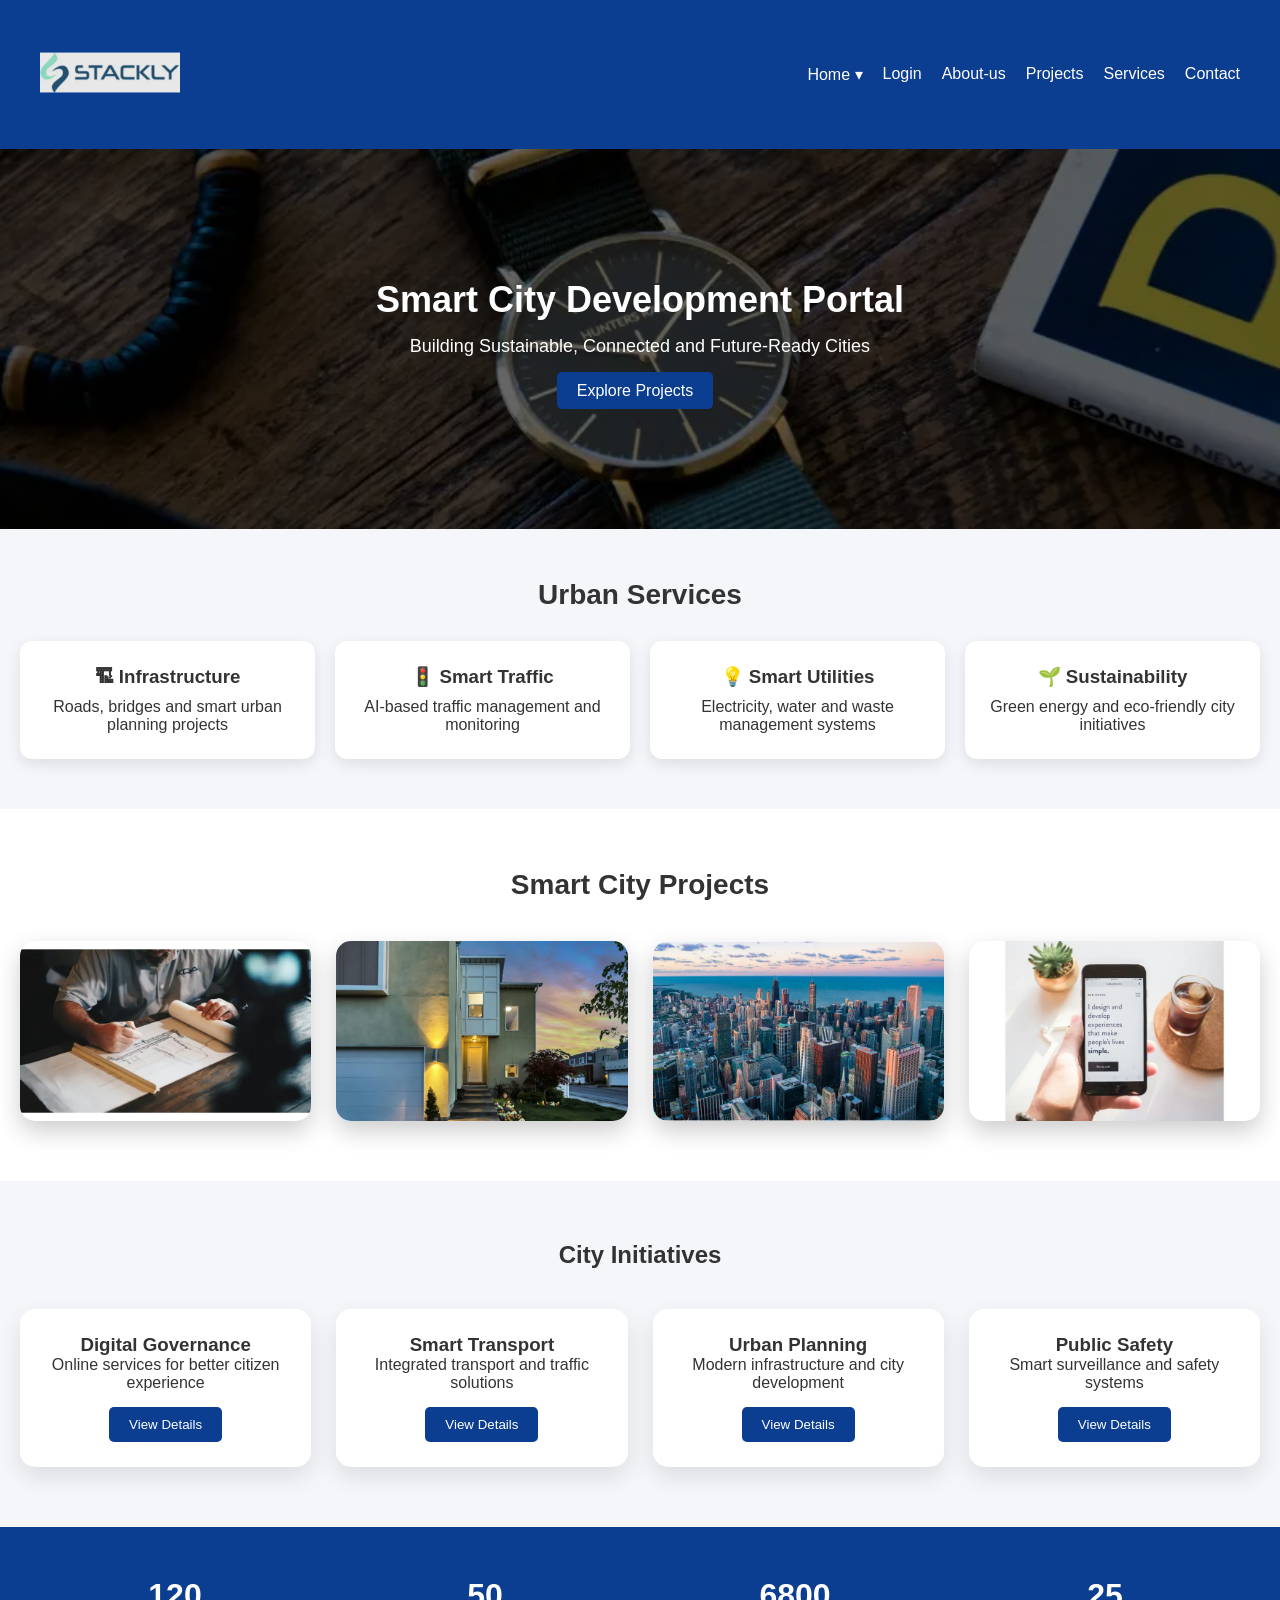
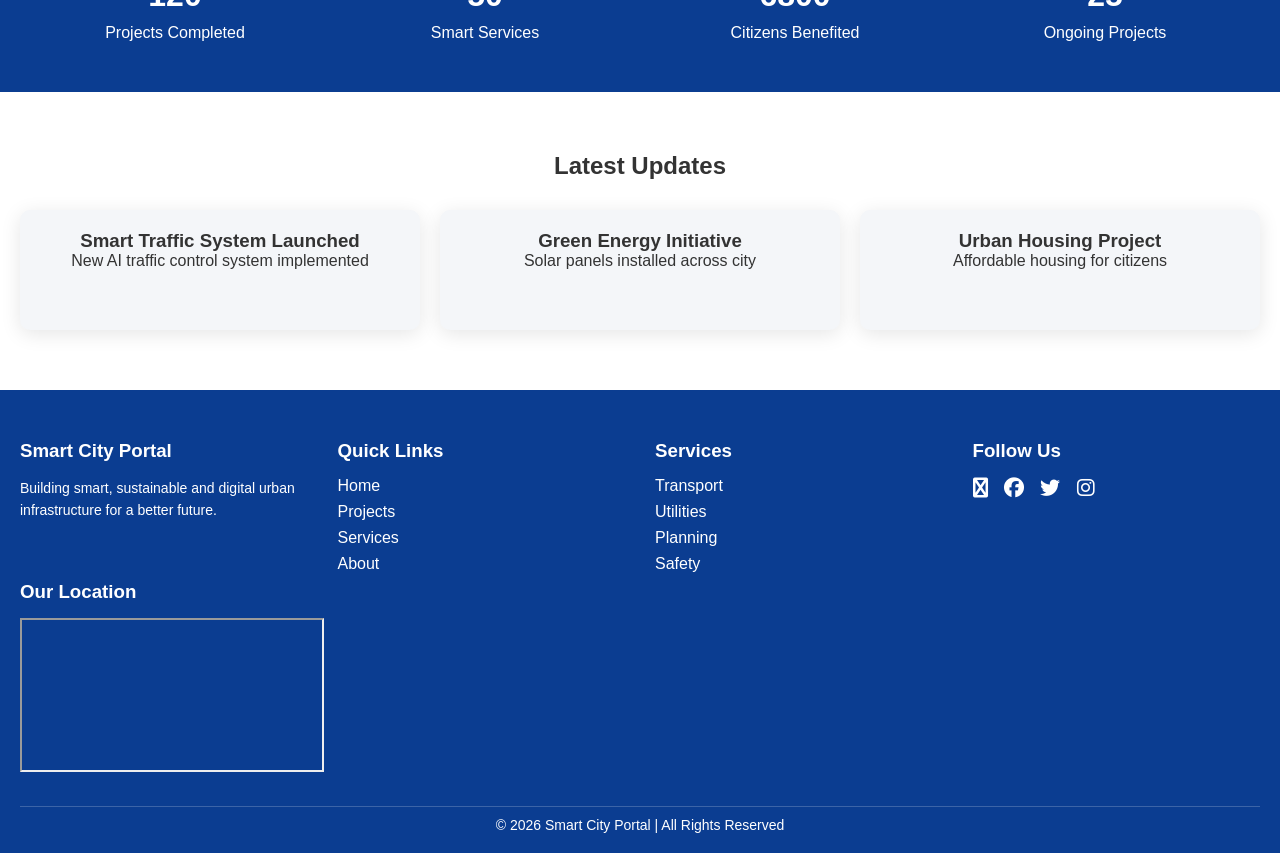
<file: index.html>
<!DOCTYPE html>
<html lang="en">
<head>
<meta charset="UTF-8">
<meta name="viewport" content="width=device-width, initial-scale=1.0">
<title>Gov Portal</title>
<link rel="stylesheet" href="https://cdnjs.cloudflare.com/ajax/libs/font-awesome/6.5.0/css/all.min.css">
<link rel="stylesheet" href="style.css">
</head>
<body>
<div id="loader">
    <div class="spinner"></div>
</div>
<div class="navbar">

    <!-- LOGO -->
    <a href="index.html" class="logo">
    <img src="./images/white-logo.webp" alt="logo">
</a>

    <!-- HAMBURGER -->
    <div class="menu-toggle" onclick="toggleMenu()">☰</div>

    <!-- MENU -->
 <ul class="nav-links" id="navLinks">
<li class="dropdown">
    <a href="#" onclick="toggleDropdown(event)">Home ▾</a>
    
    <ul class="dropdown-content" id="dropdown">
        <li><a href="home1.html">Home 1</a></li>
        <li><a href="home2.html">Home 2</a></li>
    </ul>
</li>

        <li><a href="login.html">Login</a></li>
         <li><a href="about.html">About-us</a></li>
        <li><a href="project.html">Projects</a></li>
        <li><a href="services.html">Services</a></li>
        <li><a href="contact.html">Contact</a></li>

    </ul>
</div>
<!-- HERO -->
<section class="hero">
    <div class="hero-content">
        <h1>Smart City Development Portal</h1>
        <p>Building Sustainable, Connected and Future-Ready Cities</p>
        <a href="404.html" class="btn">Explore Projects</a>
   </div>
</section>

<!-- SMART SERVICES -->
<section class="services reveal">
    <h2>Urban Services</h2>

    <div class="service-cards">

        <div class="card">
            <h3>🏗 Infrastructure</h3>
            <p>Roads, bridges and smart urban planning projects</p>
        </div>

        <div class="card">
            <h3>🚦 Smart Traffic</h3>
            <p>AI-based traffic management and monitoring</p>
        </div>

        <div class="card">
            <h3>💡 Smart Utilities</h3>
            <p>Electricity, water and waste management systems</p>
        </div>

        <div class="card">
            <h3>🌱 Sustainability</h3>
            <p>Green energy and eco-friendly city initiatives</p>
        </div>

    </div>
</section>



<!-- PROJECTS SECTION -->
<section class="projects reveal">
    <h2>Smart City Projects</h2>

    <div class="project-cards">

        <div class="project-card">
            <img src="./images/project card1.webp" alt="">
            <div class="project-info">
                <h3>Smart Roads</h3>
                <p>AI-enabled traffic and smart road systems</p>
            </div>
        </div>

        <div class="project-card">
            <img src="./images/project card2.webp" alt="">
            <div class="project-info">
                <h3>Urban Housing</h3>
                <p>Modern housing infrastructure for citizens</p>
            </div>
        </div>

        <div class="project-card">
            <img src="./images/project card3.webp" alt="">
            <div class="project-info">
                <h3>Smart Lighting</h3>
                <p>Energy efficient street lighting systems</p>
            </div>
        </div>

        <div class="project-card">
            <img src="./images/project card4.webp" alt="">
            <div class="project-info">
                <h3>Green Energy</h3>
                <p>Solar and renewable energy initiatives</p>
            </div>
        </div>

    </div>
</section>


<!-- INITIATIVES SECTION -->
<section class="initiatives reveal">
    <h2>City Initiatives</h2>

    <div class="initiative-cards">

        <div class="initiative-card">
            <h3>Digital Governance</h3>
            <p>Online services for better citizen experience</p>
            <button onclick="open404()">View Details</button>
        </div>

        <div class="initiative-card">
            <h3>Smart Transport</h3>
            <p>Integrated transport and traffic solutions</p>
            <button onclick="open404()">View Details</button>
        </div>

        <div class="initiative-card">
            <h3>Urban Planning</h3>
            <p>Modern infrastructure and city development</p>
            <button onclick="open404()">View Details</button>
        </div>

        <div class="initiative-card">
            <h3>Public Safety</h3>
            <p>Smart surveillance and safety systems</p>
            <button onclick="open404()">View Details</button>
        </div>

    </div>
</section>




<section class="stats reveal">
    <div class="stat-box">
        <h2 class="counter" data-target="120">0</h2>
        <p>Projects Completed</p>
    </div>

    <div class="stat-box">
        <h2 class="counter" data-target="50">0</h2>
        <p>Smart Services</p>
    </div>

    <div class="stat-box">
        <h2 class="counter" data-target="10000">0</h2>
        <p>Citizens Benefited</p>
    </div>

    <div class="stat-box">
        <h2 class="counter" data-target="25">0</h2>
        <p>Ongoing Projects</p>
    </div>
</section>

<section class="news reveal">
    <h2>Latest Updates</h2>

    <div class="news-cards">

        <div class="news-card">
            <h3>Smart Traffic System Launched</h3>
            <p>New AI traffic control system implemented</p>
        </div>

        <div class="news-card">
            <h3>Green Energy Initiative</h3>
            <p>Solar panels installed across city</p>
        </div>

        <div class="news-card">
            <h3>Urban Housing Project</h3>
            <p>Affordable housing for citizens</p>
        </div>

    </div>
</section>
<footer class="footer">

    <div class="footer-container">

        <!-- ABOUT -->
        <div class="footer-box">
            <h3>Smart City Portal</h3>
            <p>Building smart, sustainable and digital urban infrastructure for a better future.</p>
        </div>

        <!-- LINKS -->
        <div class="footer-box">
            <h3>Quick Links</h3>
            <ul>
                <li><a href="index.html">Home</a></li>
                <li><a href="project.html">Projects</a></li>
                <li><a href="services.html">Services</a></li>
                <li><a href="about.html">About</a></li>
            </ul>
        </div>

        <!-- SERVICES -->
        <div class="footer-box">
            <h3>Services</h3>
            <ul>
               <li><a href="404.html">Transport</a></li>
                <li><a href="404.html">Utilities</a></li>
                <li><a href="404.html">Planning</a></li>
                <li><a href="404.html">Safety</a></li>
            </ul>
        </div>

        <!-- SOCIAL -->
        <div class="footer-box">
            <h3>Follow Us</h3>
            <div class="social-icons">
                <a href="404.html"><i class="fa-brands fa-globe"></i></a>
                <a href="404.html"><i class="fa-brands fa-facebook"></i></a>
                <a href="404.html"><i class="fa-brands fa-twitter"></i></a>
                <a href="404.html"><i class="fa-brands fa-instagram"></i></a>
            </div>
        </div>

    </div>
<div class="footer-box map-box">
    <h3>Our Location</h3>

    <div class="map-container">
        <iframe 
            src="https://www.google.com/maps?q=Hyderabad&output=embed"
            loading="lazy">
        </iframe>
    </div>
</div>
    <!-- BOTTOM -->
    <div class="footer-bottom">
        <p>© 2026 Smart City Portal | All Rights Reserved</p>
    </div>

</footer>


<script>
function toggleDropdown(e) {
    e.preventDefault(); // stop navigation
    document.getElementById("dropdown").classList.toggle("show");
}
</script>
<script>
const reveals = document.querySelectorAll(".reveal");

window.addEventListener("scroll", () => {
    let trigger = window.innerHeight * 0.85;

    reveals.forEach(el => {
        let top = el.getBoundingClientRect().top;

        if (top < trigger) {
            el.classList.add("active");
        }
    });
});
</script>

<script>
window.addEventListener("load", () => {
    document.getElementById("loader").style.display = "none";
});
</script>
<script>
const counters = document.querySelectorAll(".counter");

counters.forEach(counter => {
    counter.innerText = "0";

    const updateCounter = () => {
        const target = +counter.getAttribute("data-target");
        const c = +counter.innerText;

        const increment = target / 100;

        if (c < target) {
            counter.innerText = Math.ceil(c + increment);
            setTimeout(updateCounter, 20);
        } else {
            counter.innerText = target;
        }
    };

    updateCounter();
});
</script>
<script>
/* 404 redirect */
function open404() {
    window.location.href = "404.html";
}

/* SCROLL ANIMATION */
const cards2 = document.querySelectorAll(".initiative-card");

window.addEventListener("scroll", () => {
    let trigger = window.innerHeight * 0.85;

    cards2.forEach(card => {
        let top = card.getBoundingClientRect().top;

        if (top < trigger) {
            card.classList.add("show");
        }
    });
});
</script>
<script>
function toggleMenu() {
    document.getElementById("navLinks").classList.toggle("active");
}

function toggleDropdown(e) {
    e.preventDefault();
    document.getElementById("dropdown").classList.toggle("show");
}

/* close dropdown when clicking outside */
window.onclick = function(e) {
    if (!e.target.closest(".dropdown")) {
        document.getElementById("dropdown").classList.remove("show");
    }
}
</script>
<script>
const cards = document.querySelectorAll(".project-card");

window.addEventListener("scroll", () => {
    let triggerBottom = window.innerHeight * 0.85;

    cards.forEach(card => {
        let cardTop = card.getBoundingClientRect().top;

        if (cardTop < triggerBottom) {
            card.classList.add("show");
        }
    });
});
</script>
</body>
</html>
</file>
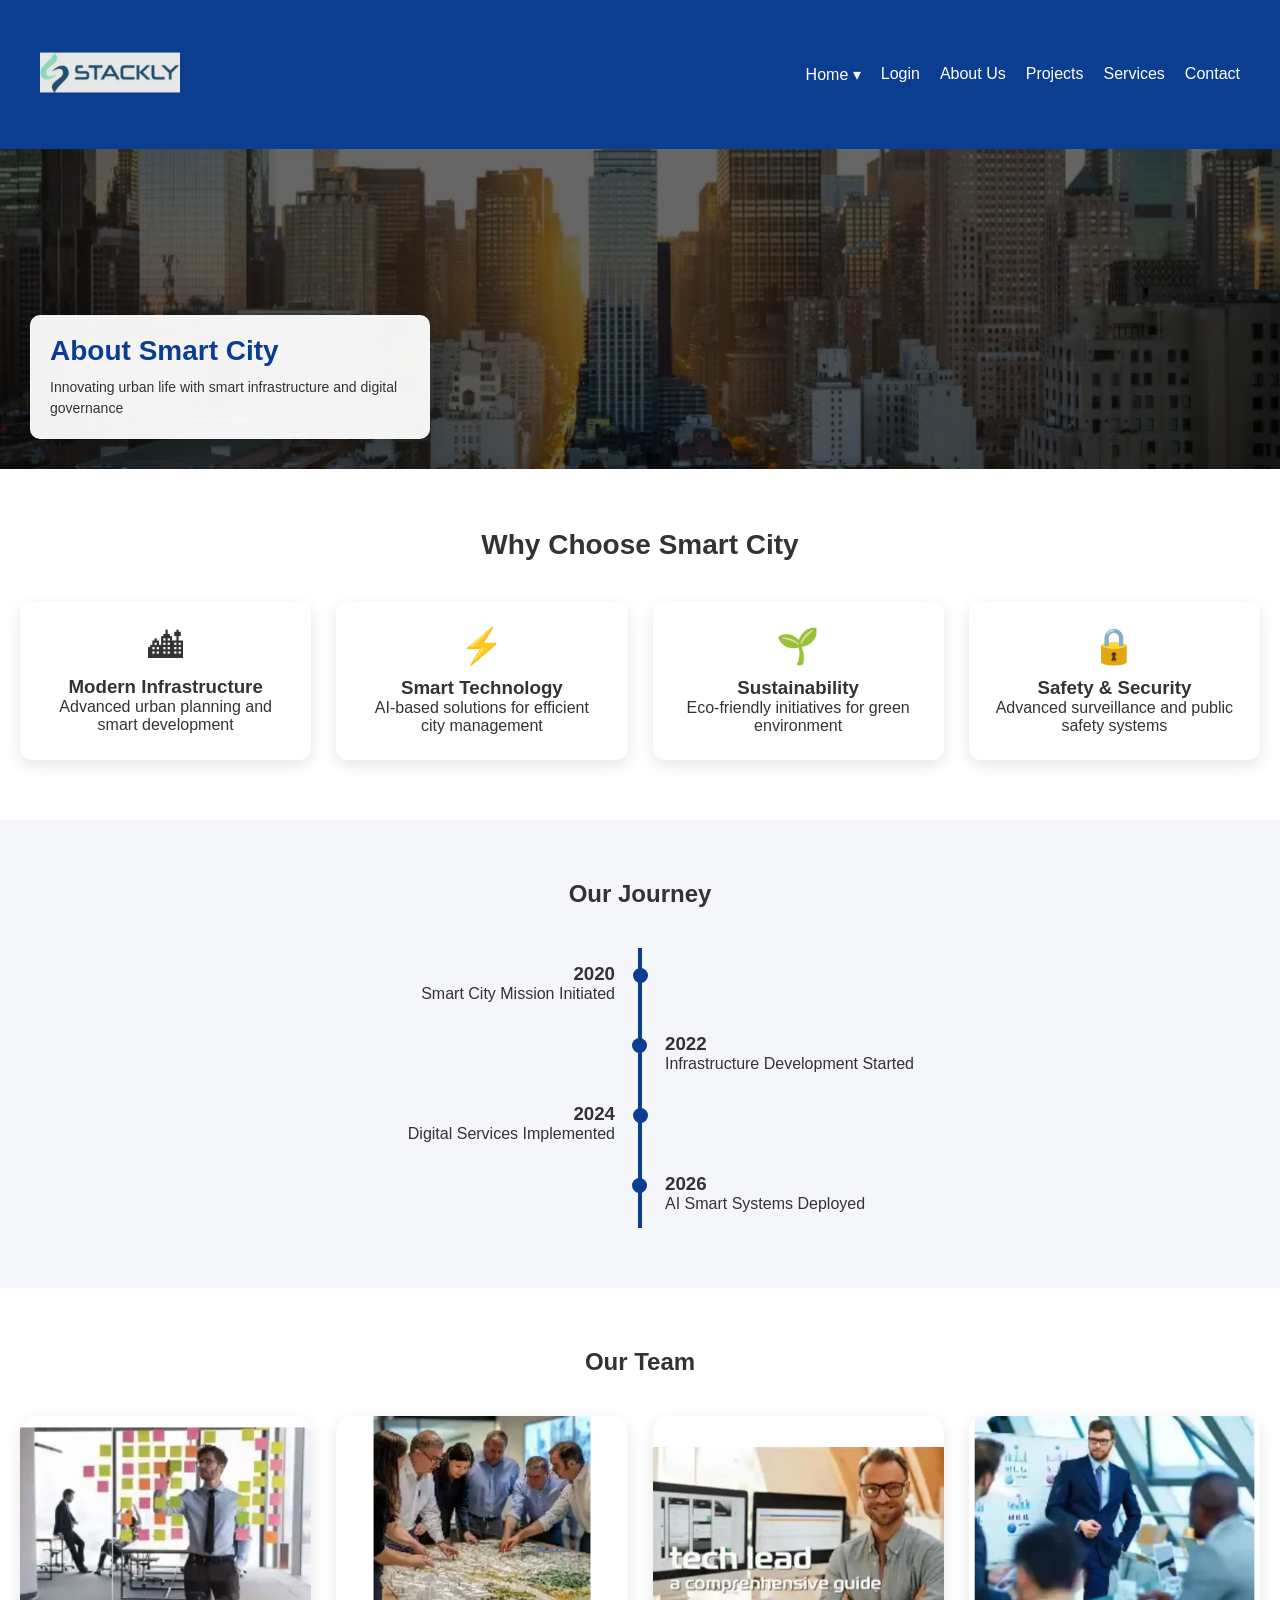
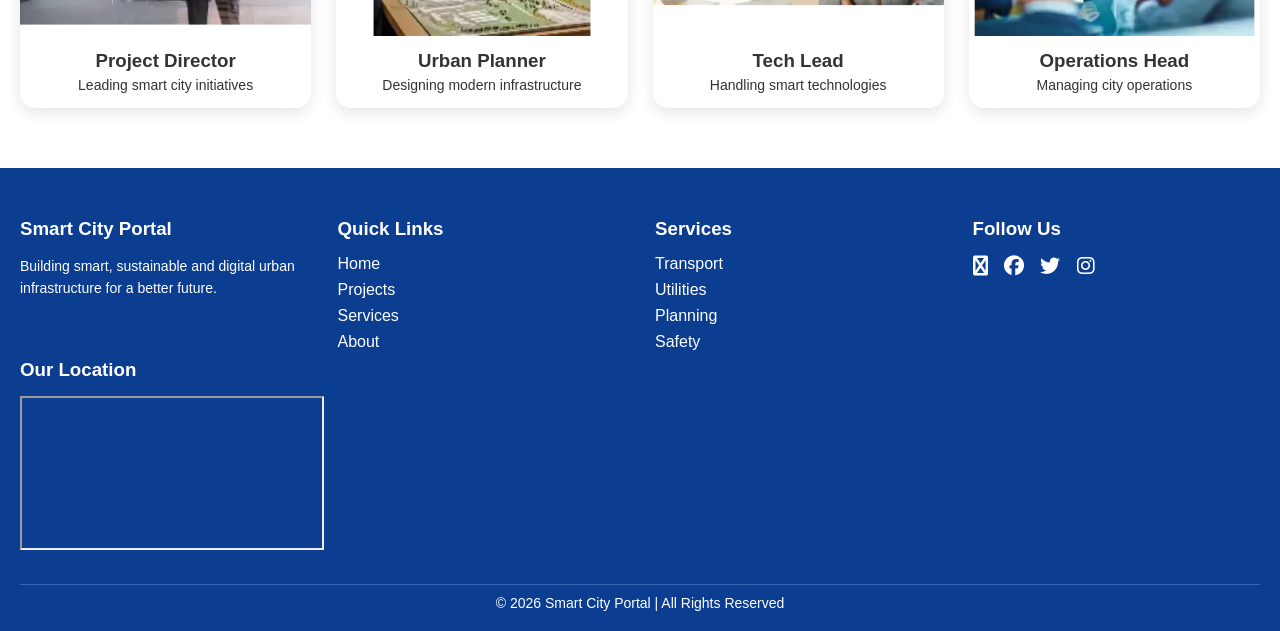
<file: about.html>
<!DOCTYPE html>
<html lang="en">
<head>
<meta charset="UTF-8">
<meta name="viewport" content="width=device-width, initial-scale=1.0">
<title>Gov Portal</title>
<link rel="stylesheet" href="style.css">
<link rel="stylesheet" href="https://cdnjs.cloudflare.com/ajax/libs/font-awesome/6.5.0/css/all.min.css">
</head>
<body>

<div class="navbar">

    <!-- LOGO -->
   <a href="about.html" class="logo">
    <img src="./images/white-logo.webp" alt="logo">
</a>

    <!-- HAMBURGER -->
    <div class="menu-toggle" onclick="toggleMenu()">☰</div>

    <!-- MENU -->
    <ul class="nav-links" id="navLinks">
<li class="dropdown">
    <a href="#" onclick="toggleDropdown(event)">Home ▾</a>
    
    <ul class="dropdown-content" id="dropdown">
        <li><a href="home1.html">Home 1</a></li>
        <li><a href="home2.html">Home 2</a></li>
    </ul>
</li>

        <li><a href="login.html">Login</a></li>
        <li><a href="about.html">About Us</a></li>
        <li><a href="project.html">Projects</a></li>
        <li><a href="services.html">Services</a></li>
        <li><a href="contact.html">Contact</a></li>

    </ul>
</div>


<section class="about-hero-new">
    <div class="overlay-box">
        <h1>About Smart City</h1>
        <p>Innovating urban life with smart infrastructure and digital governance</p>
    </div>
</section>



<section class="why-choose reveal">
    <h2>Why Choose Smart City</h2>

    <div class="why-container">

        <div class="why-card">
            <div class="icon">🏙</div>
            <h3>Modern Infrastructure</h3>
            <p>Advanced urban planning and smart development</p>
        </div>

        <div class="why-card">
            <div class="icon">⚡</div>
            <h3>Smart Technology</h3>
            <p>AI-based solutions for efficient city management</p>
        </div>

        <div class="why-card">
            <div class="icon">🌱</div>
            <h3>Sustainability</h3>
            <p>Eco-friendly initiatives for green environment</p>
        </div>

        <div class="why-card">
            <div class="icon">🔒</div>
            <h3>Safety & Security</h3>
            <p>Advanced surveillance and public safety systems</p>
        </div>

    </div>
</section>

<section class="timeline-section reveal">
    <h2>Our Journey</h2>

    <div class="timeline">

        <div class="timeline-box">
            <h3>2020</h3>
            <p>Smart City Mission Initiated</p>
        </div>

        <div class="timeline-box">
            <h3>2022</h3>
            <p>Infrastructure Development Started</p>
        </div>

        <div class="timeline-box">
            <h3>2024</h3>
            <p>Digital Services Implemented</p>
        </div>

        <div class="timeline-box">
            <h3>2026</h3>
            <p>AI Smart Systems Deployed</p>
        </div>

    </div>
</section>



<section class="team-section reveal">
    <h2>Our Team</h2>

    <div class="team-container">

        <div class="team-card">
            <img src="./images/project director.webp">
            <h3>Project Director</h3>
            <p>Leading smart city initiatives</p>
        </div>

        <div class="team-card">
            <img src="./images/urban planner.webp">
            <h3>Urban Planner</h3>
            <p>Designing modern infrastructure</p>
        </div>

        <div class="team-card">
            <img src="./images/tech lead.webp">
            <h3>Tech Lead</h3>
            <p>Handling smart technologies</p>
        </div>

        <div class="team-card">
            <img src="./images/operation head.webp">
            <h3>Operations Head</h3>
            <p>Managing city operations</p>
        </div>

    </div>
</section>
<footer class="footer">

    <div class="footer-container">

        <!-- ABOUT -->
        <div class="footer-box">
            <h3>Smart City Portal</h3>
            <p>Building smart, sustainable and digital urban infrastructure for a better future.</p>
        </div>

        <!-- LINKS -->
        <div class="footer-box">
            <h3>Quick Links</h3>
            <ul>
                <li><a href="index.html">Home</a></li>
                <li><a href="project.html">Projects</a></li>
                <li><a href="services.html">Services</a></li>
                <li><a href="about.html">About</a></li>
            </ul>
        </div>

        <!-- SERVICES -->
        <div class="footer-box">
            <h3>Services</h3>
            <ul>
                 <li><a href="404.html">Transport</a></li>
                <li><a href="404.html">Utilities</a></li>
                <li><a href="404.html">Planning</a></li>
                <li><a href="404.html">Safety</a></li>
            </ul>
        </div>

        <!-- SOCIAL -->
        <div class="footer-box">
            <h3>Follow Us</h3>
            <div class="social-icons">
                <a href="404.html"><i class="fa-brands fa-globe"></i></a>
                <a href="404.html"><i class="fa-brands fa-facebook"></i></a>
                <a href="404.html"><i class="fa-brands fa-twitter"></i></a>
                <a href="404.html"><i class="fa-brands fa-instagram"></i></a>
            </div>
        </div>

    </div>
<div class="footer-box map-box">
    <h3>Our Location</h3>

    <div class="map-container">
        <iframe 
            src="https://www.google.com/maps?q=Hyderabad&output=embed"
            loading="lazy">
        </iframe>
    </div>
</div>
    <!-- BOTTOM -->
    <div class="footer-bottom">
        <p>© 2026 Smart City Portal | All Rights Reserved</p>
    </div>

</footer>
<script>
const reveals = document.querySelectorAll(".reveal");

window.addEventListener("scroll", () => {
    let trigger = window.innerHeight * 0.85;

    reveals.forEach(el => {
        if (el.getBoundingClientRect().top < trigger) {
            el.classList.add("active");
        }
    });
});
</script>
<script>
function toggleDropdown(e) {
    e.preventDefault(); // stop navigation
    document.getElementById("dropdown").classList.toggle("show");
}
</script>
<script>
function toggleMenu() {
    document.getElementById("navLinks").classList.toggle("active");
}

function toggleDropdown(e) {
    e.preventDefault();
    document.getElementById("dropdown").classList.toggle("show");
}

/* close dropdown when clicking outside */
window.onclick = function(e) {
    if (!e.target.closest(".dropdown")) {
        document.getElementById("dropdown").classList.remove("show");
    }
}
</script>

</body>
</html>
</file>
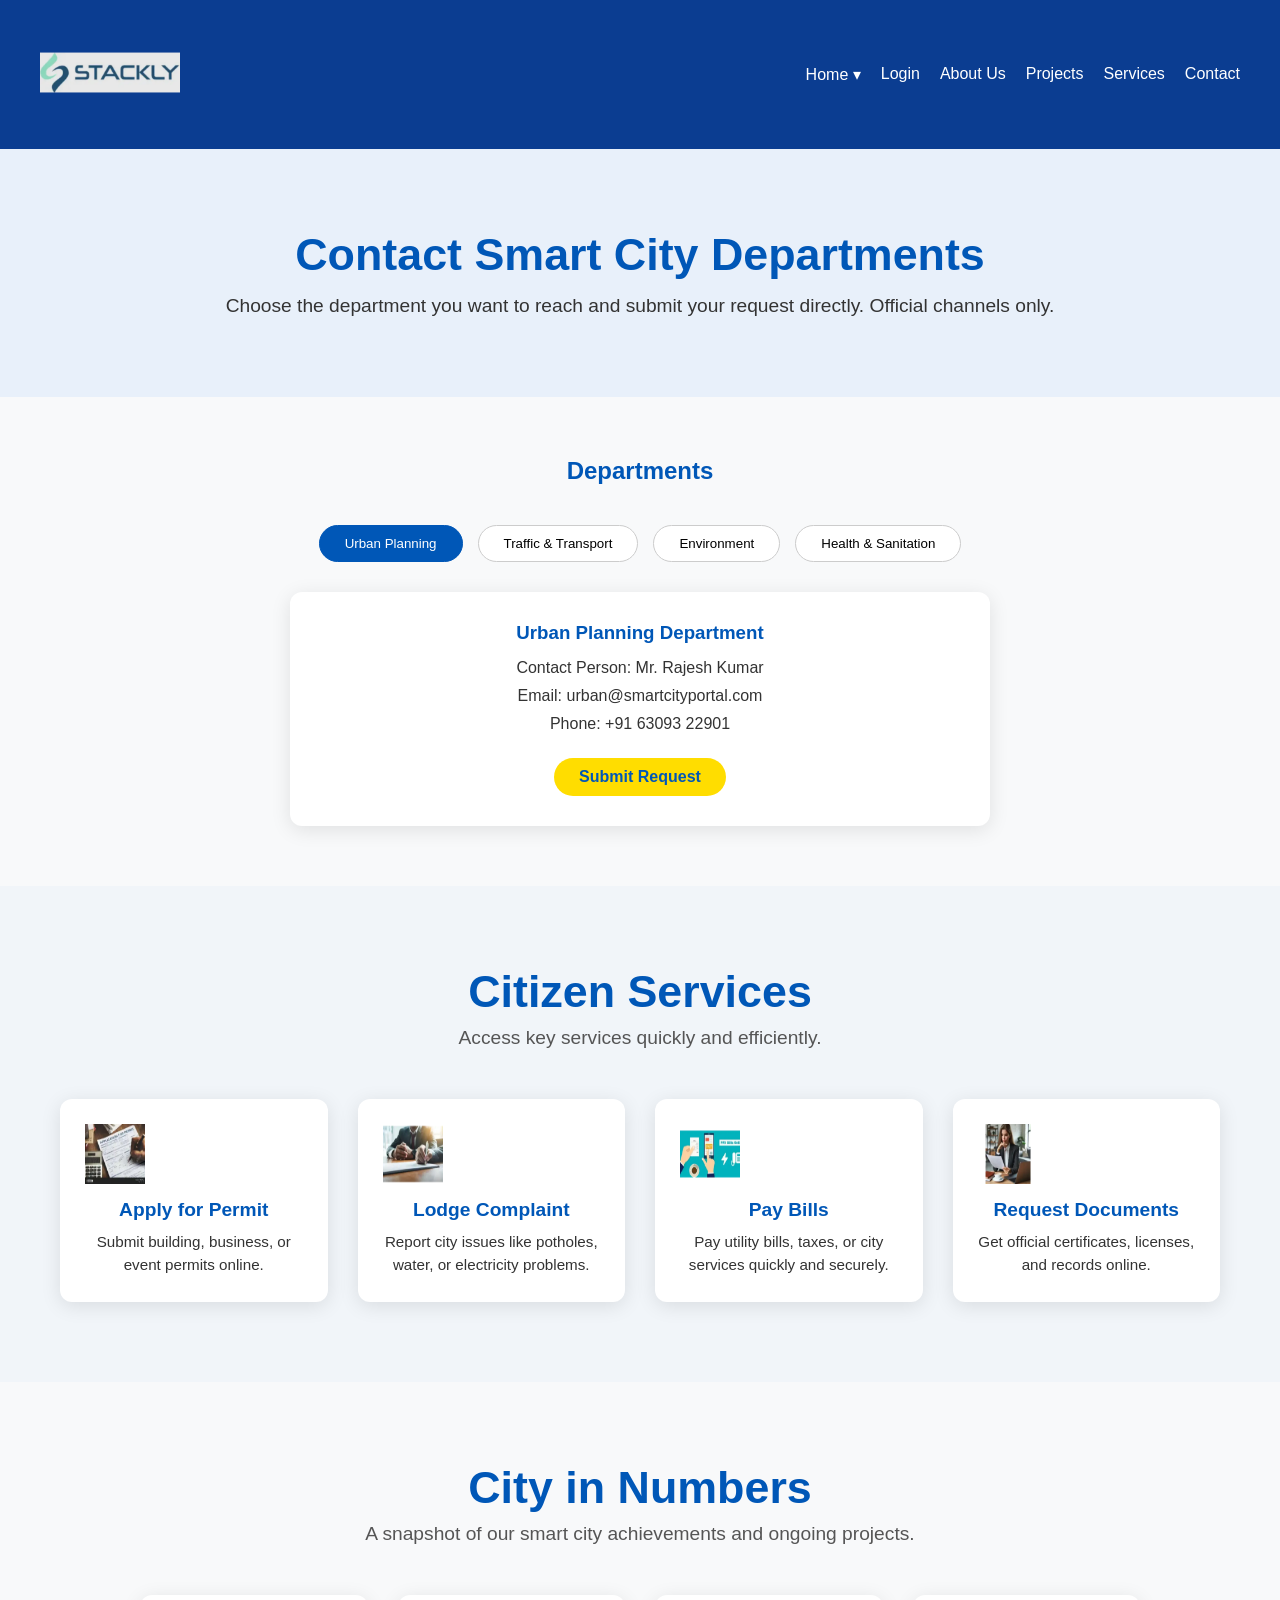
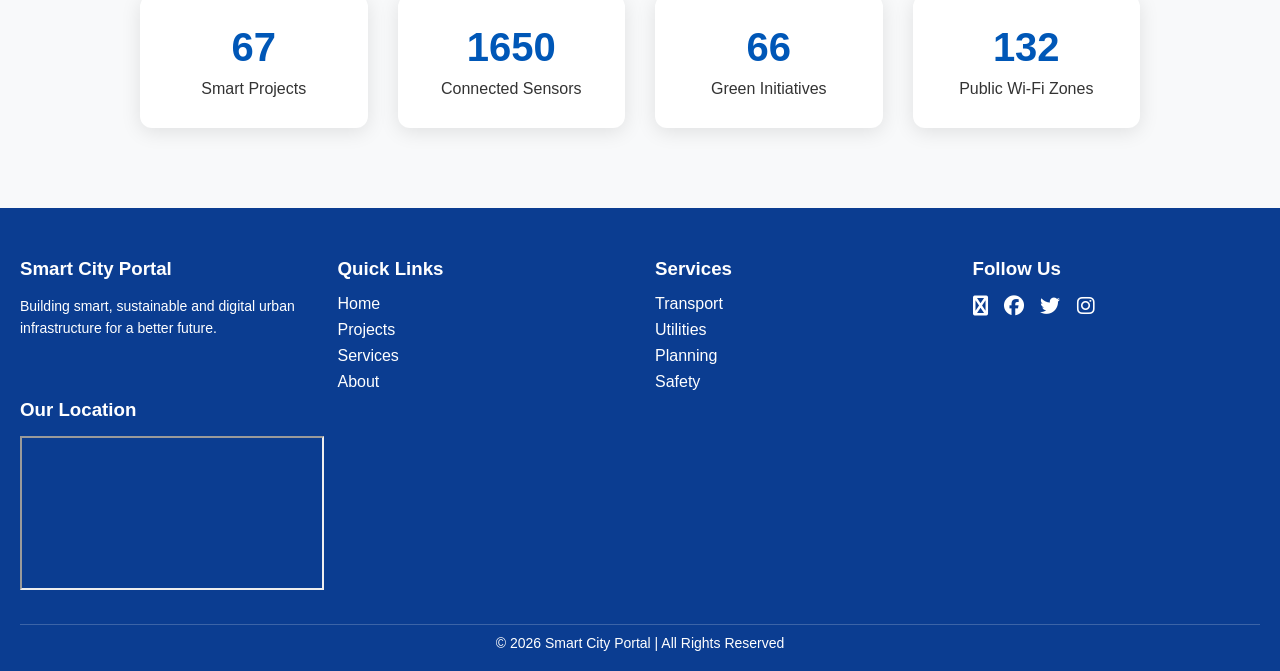
<file: contact.html>
<!DOCTYPE html>
<html lang="en">
<head>
<meta charset="UTF-8">
<meta name="viewport" content="width=device-width, initial-scale=1.0">
<title>Gov Portal</title>
<link rel="stylesheet" href="style.css">
<link rel="stylesheet" href="https://cdnjs.cloudflare.com/ajax/libs/font-awesome/6.5.0/css/all.min.css">

</head>
<body>

<div class="navbar">

    <!-- LOGO -->
   <a href="contact.html" class="logo">
    <img src="./images/white-logo.webp" alt="logo">
</a>

    <!-- HAMBURGER -->
    <div class="menu-toggle" onclick="toggleMenu()">☰</div>

    <!-- MENU -->
    <ul class="nav-links" id="navLinks">
<li class="dropdown">
    <a href="#" onclick="toggleDropdown(event)">Home ▾</a>
    
    <ul class="dropdown-content" id="dropdown">
        <li><a href="home1.html">Home 1</a></li>
        <li><a href="home2.html">Home 2</a></li>
    </ul>
</li>

        <li><a href="login.html">Login</a></li>
        <li><a href="about.html">About Us</a></li>
        <li><a href="project.html">Projects</a></li>
        <li><a href="services.html">Services</a></li>
        <li><a href="contact.html">Contact</a></li>

    </ul>
</div>
<section class="gov-contact-hero">
  <div class="container">
    <h1>Contact Smart City Departments</h1>
    <p>Choose the department you want to reach and submit your request directly. Official channels only.</p>
  </div>
</section>

<section class="gov-contact-departments">
  <div class="container">
    <h2>Departments</h2>
    <div class="dept-tabs">
      <button class="tab-btn active" data-tab="urban">Urban Planning</button>
      <button class="tab-btn" data-tab="traffic">Traffic & Transport</button>
      <button class="tab-btn" data-tab="environment">Environment</button>
      <button class="tab-btn" data-tab="health">Health & Sanitation</button>
    </div>

    <div class="dept-content active" id="urban">
      <h3>Urban Planning Department</h3>
      <p>Contact Person: Mr. Rajesh Kumar</p>
      <p>Email: urban@smartcityportal.com</p>
      <p>Phone: +91 63093 22901</p>
      <a href="404.html" class="btn-dept">Submit Request</a>
    </div>

    <div class="dept-content" id="traffic">
      <h3>Traffic & Transport</h3>
      <p>Contact Person: Ms. Priya Sharma</p>
      <p>Email: traffic@smartcityportal.com</p>
      <p>Phone: +91 63093 22902</p>
      <a href="404.html" class="btn-dept">Submit Request</a>
    </div>

    <div class="dept-content" id="environment">
      <h3>Environment Department</h3>
      <p>Contact Person: Mr. Anil Verma</p>
      <p>Email: environment@smartcityportal.com</p>
      <p>Phone: +91 63093 22903</p>
      <a href="404.html" class="btn-dept">Submit Request</a>
    </div>

    <div class="dept-content" id="health">
      <h3>Health & Sanitation</h3>
      <p>Contact Person: Dr. Meera Iyer</p>
      <p>Email: health@smartcityportal.com</p>
      <p>Phone: +91 63093 22904</p>
      <a href="404.html" class="btn-dept">Submit Request</a>
    </div>
  </div>
</section>
<section class="citizen-services">
    <div class="container">
        <h2 class="section-title">Citizen Services</h2>
        <p class="section-subtitle">Access key services quickly and efficiently.</p>

        <div class="services-grid">
            <a href="404.html" class="service-card">
                <img src="./images/apply for permit.webp" alt="Apply for Permit">
                <h3>Apply for Permit</h3>
                <p>Submit building, business, or event permits online.</p>
            </a>
            <a href="404.html" class="service-card">
                <img src="./images/complaint.webp" alt="Lodge Complaint">
                <h3>Lodge Complaint</h3>
                <p>Report city issues like potholes, water, or electricity problems.</p>
            </a>
            <a href="404.html" class="service-card">
                <img src="./images/pay bill.webp" alt="Pay Bills">
                <h3>Pay Bills</h3>
                <p>Pay utility bills, taxes, or city services quickly and securely.</p>
            </a>
            <a href="404.html" class="service-card">
                <img src="./images/request letter.webp" alt="Request Documents">
                <h3>Request Documents</h3>
                <p>Get official certificates, licenses, and records online.</p>
            </a>
        </div>
    </div>
</section>
<section class="city-stats">
    <div class="container">
        <h2 class="section-title">City in Numbers</h2>
        <p class="section-subtitle">A snapshot of our smart city achievements and ongoing projects.</p>

        <div class="stats-grid">
            <div class="stat-card">
                <h3 class="counter" data-target="120">0</h3>
                <p>Smart Projects</p>
            </div>
            <div class="stat-card">
                <h3 class="counter" data-target="5000">0</h3>
                <p>Connected Sensors</p>
            </div>
            <div class="stat-card">
                <h3 class="counter" data-target="150">0</h3>
                <p>Green Initiatives</p>
            </div>
            <div class="stat-card">
                <h3 class="counter" data-target="300">0</h3>
                <p>Public Wi-Fi Zones</p>
            </div>
        </div>
    </div>
</section>
<footer class="footer">

    <div class="footer-container">

        <!-- ABOUT -->
        <div class="footer-box">
            <h3>Smart City Portal</h3>
            <p>Building smart, sustainable and digital urban infrastructure for a better future.</p>
        </div>

        <!-- LINKS -->
        <div class="footer-box">
            <h3>Quick Links</h3>
            <ul>
                <li><a href="index.html">Home</a></li>
                <li><a href="project.html">Projects</a></li>
                <li><a href="services.html">Services</a></li>
                <li><a href="about.html">About</a></li>
            </ul>
        </div>

        <!-- SERVICES -->
        <div class="footer-box">
            <h3>Services</h3>
            <ul>
                 <li><a href="404.html">Transport</a></li>
                <li><a href="404.html">Utilities</a></li>
                <li><a href="404.html">Planning</a></li>
                <li><a href="404.html">Safety</a></li>
            </ul>
        </div>

        <!-- SOCIAL -->
        <div class="footer-box">
            <h3>Follow Us</h3>
            <div class="social-icons">
                <a href="404.html"><i class="fa-brands fa-globe"></i></a>
                <a href="404.html"><i class="fa-brands fa-facebook"></i></a>
                <a href="404.html"><i class="fa-brands fa-twitter"></i></a>
                <a href="404.html"><i class="fa-brands fa-instagram"></i></a>
            </div>
        </div>

    </div>
<div class="footer-box map-box">
    <h3>Our Location</h3>

    <div class="map-container">
        <iframe 
            src="https://www.google.com/maps?q=Hyderabad&output=embed"
            loading="lazy">
        </iframe>
    </div>
</div>
    <!-- BOTTOM -->
    <div class="footer-bottom">
        <p>© 2026 Smart City Portal | All Rights Reserved</p>
    </div>

</footer>
<script>
const counters = document.querySelectorAll('.counter');

counters.forEach(counter => {
    const updateCount = () => {
        const target = +counter.getAttribute('data-target');
        const count = +counter.innerText;
        const speed = 200; // lower = faster
        const increment = target / speed;

        if(count < target){
            counter.innerText = Math.ceil(count + increment);
            setTimeout(updateCount, 20);
        } else {
            counter.innerText = target;
        }
    };
    updateCount();
});
</script>
<script>
const tabs = document.querySelectorAll('.tab-btn');
const contents = document.querySelectorAll('.dept-content');

tabs.forEach(tab => {
  tab.addEventListener('click', () => {
    // Remove active class from all tabs
    tabs.forEach(t => t.classList.remove('active'));
    // Add active to clicked tab
    tab.classList.add('active');

    // Show corresponding content
    const target = tab.getAttribute('data-tab');
    contents.forEach(c => c.classList.remove('active'));
    document.getElementById(target).classList.add('active');
  });
});
</script>
<script>
function toggleMenu() {
    document.getElementById("navLinks").classList.toggle("active");
}

function toggleDropdown(e) {
    e.preventDefault();
    document.getElementById("dropdown").classList.toggle("show");
}

/* close dropdown when clicking outside */
window.onclick = function(e) {
    if (!e.target.closest(".dropdown")) {
        document.getElementById("dropdown").classList.remove("show");
    }
}
</script>

</body>
</html>
</file>
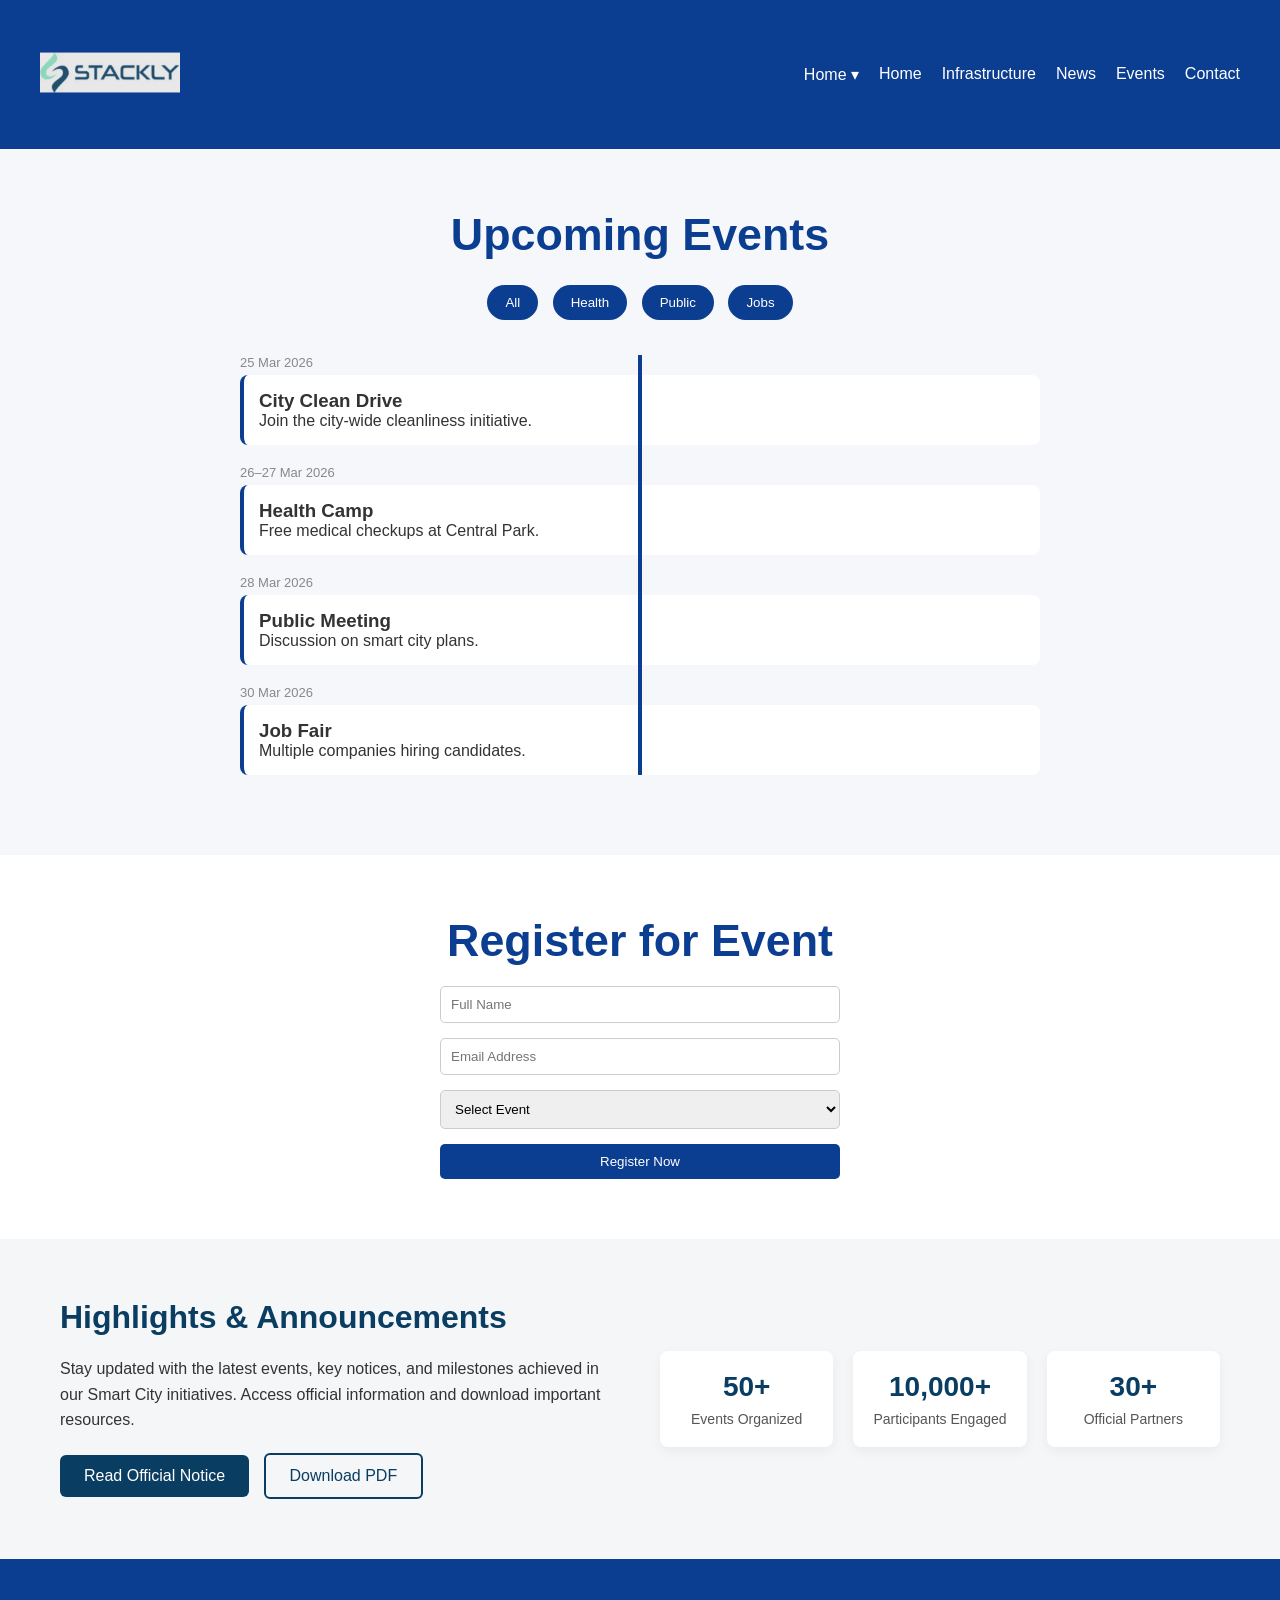
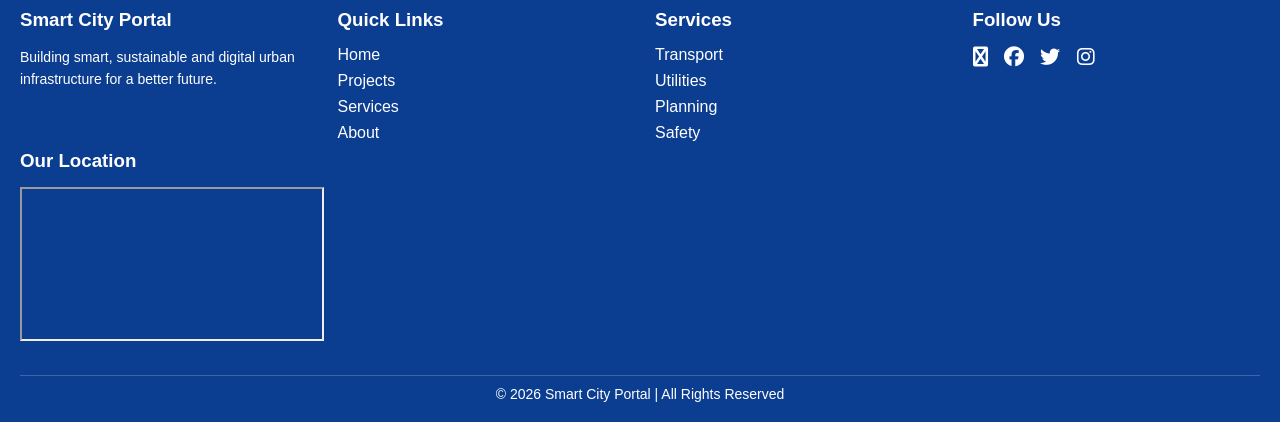
<file: events.html>
<!DOCTYPE html>
<html lang="en">
<head>
<meta charset="UTF-8">
<meta name="viewport" content="width=device-width, initial-scale=1.0">
<title>Gov Portal</title>
<link rel="stylesheet" href="style.css">
<link rel="stylesheet" href="https://cdnjs.cloudflare.com/ajax/libs/font-awesome/6.5.0/css/all.min.css">
</head>
<body>

<div class="navbar">

    <!-- LOGO -->
     <a href="events.html" class="logo">
    <img src="./images/white-logo.webp" alt="logo">
</a>

    <!-- HAMBURGER -->
    <div class="menu-toggle" onclick="toggleMenu()">☰</div>

    <!-- MENU -->
    <ul class="nav-links" id="navLinks">

        <li class="dropdown">
            <a href="#" onclick="toggleDropdown(event)">Home ▾</a>
            <ul class="dropdown-content" id="dropdown">
                <li><a href="home1.html">Home 1</a></li>
                <li><a href="home2.html">Home 2</a></li>

            </ul>
        </li>

       
        <li><a href="index.html">Home</a></li>
        <li><a href="infrastructure.html">Infrastructure</a></li>
        <li><a href="news.html">News</a></li>
        <li><a href="events.html">Events</a></li>
        <li><a href="contact.html">Contact</a></li>


    </ul>
</div>
<style>

/* SECTION */
.events {
    padding: 60px 20px;
    background: #f5f7fa;
}

.section-title {
    text-align: center;
    margin-bottom: 20px;
    color: #0b3d91;
}

/* FILTER BUTTONS */
.filter-buttons {
    text-align: center;
    margin-bottom: 30px;
}

.filter-buttons button {
    padding: 10px 18px;
    margin: 5px;
    border: none;
    background: #0b3d91;
    color: white;
    border-radius: 20px;
    cursor: pointer;
}

/* TIMELINE (NO LINE) */
.timeline {
    list-style: none;
    max-width: 800px;
    margin: auto;
    padding: 0;
}

.timeline li {
    margin-bottom: 20px;
}

/* DATE */
.timeline-date {
    font-size: 13px;
    color: #888;
    margin-bottom: 5px;
}

/* CARD */
.timeline-content {
    background: #fff;
    padding: 15px;
    border-radius: 8px;
    border-left: 4px solid #0b3d91;
}

/* HOVER */
.timeline-content:hover {
    transform: translateX(5px);
    transition: 0.3s;
}

/* RESPONSIVE */
@media (max-width: 768px) {
    .timeline-content {
        padding: 12px;
    }
}

</style>
</head>

<body>

<section class="events">

    <h2 class="section-title">Upcoming Events</h2>

    <!-- FILTER BUTTONS -->
    <div class="filter-buttons">
        <button onclick="filterEvents('all')">All</button>
        <button onclick="filterEvents('health')">Health</button>
        <button onclick="filterEvents('public')">Public</button>
        <button onclick="filterEvents('jobs')">Jobs</button>
    </div>

    <!-- EVENTS LIST -->
    <ul class="timeline">

        <li class="public">
            <div class="timeline-date">25 Mar 2026</div>
            <div class="timeline-content">
                <h3>City Clean Drive</h3>
                <p>Join the city-wide cleanliness initiative.</p>
            </div>
        </li>

        <li class="health">
            <div class="timeline-date">26–27 Mar 2026</div>
            <div class="timeline-content">
                <h3>Health Camp</h3>
                <p>Free medical checkups at Central Park.</p>
            </div>
        </li>

        <li class="public">
            <div class="timeline-date">28 Mar 2026</div>
            <div class="timeline-content">
                <h3>Public Meeting</h3>
                <p>Discussion on smart city plans.</p>
            </div>
        </li>

        <li class="jobs">
            <div class="timeline-date">30 Mar 2026</div>
            <div class="timeline-content">
                <h3>Job Fair</h3>
                <p>Multiple companies hiring candidates.</p>
            </div>
        </li>

    </ul>

</section>



<section class="event-register">

    <h2 class="section-title">Register for Event</h2>

    <form id="eventForm">

        <input type="text" placeholder="Full Name" required>
        <input type="email" placeholder="Email Address" required>

        <select required>
            <option value="">Select Event</option>
            <option>City Clean Drive</option>
            <option>Health Camp</option>
            <option>Public Meeting</option>
            <option>Job Fair</option>
        </select>

        <button type="submit">Register Now</button>

    </form>


</section>

<!-- Section 3: Highlights & Announcements -->
<section class="events-highlights">
  <div class="container">
    <div class="highlights-left">
      <h2>Highlights & Announcements</h2>
      <p>Stay updated with the latest events, key notices, and milestones achieved in our Smart City initiatives. Access official information and download important resources.</p>
      <a href="404.html" class="btn">Read Official Notice</a>
      <a href="404.html" class="btn btn-outline">Download PDF</a>
    </div>
    <div class="highlights-right">
      <div class="stat">
        <h3>50+</h3>
        <p>Events Organized</p>
      </div>
      <div class="stat">
        <h3>10,000+</h3>
        <p>Participants Engaged</p>
      </div>
      <div class="stat">
        <h3>30+</h3>
        <p>Official Partners</p>
      </div>
    </div>
  </div>
</section>
<footer class="footer">

    <div class="footer-container">

        <!-- ABOUT -->
        <div class="footer-box">
            <h3>Smart City Portal</h3>
            <p>Building smart, sustainable and digital urban infrastructure for a better future.</p>
        </div>

        <!-- LINKS -->
        <div class="footer-box">
            <h3>Quick Links</h3>
            <ul>
                <li><a href="index.html">Home</a></li>
                <li><a href="project.html">Projects</a></li>
                <li><a href="services.html">Services</a></li>
                <li><a href="about.html">About</a></li>
            </ul>
        </div>

        <!-- SERVICES -->
        <div class="footer-box">
            <h3>Services</h3>
            <ul>
               <li><a href="404.html">Transport</a></li>
                <li><a href="404.html">Utilities</a></li>
                <li><a href="404.html">Planning</a></li>
                <li><a href="404.html">Safety</a></li>
            </ul>
        </div>

        <!-- SOCIAL -->
        <div class="footer-box">
            <h3>Follow Us</h3>
            <div class="social-icons">
                <a href="404.html"><i class="fa-brands fa-globe"></i></a>
                <a href="404.html"><i class="fa-brands fa-facebook"></i></a>
                <a href="404.html"><i class="fa-brands fa-twitter"></i></a>
                <a href="404.html"><i class="fa-brands fa-instagram"></i></a>
            </div>
        </div>

    </div>
<div class="footer-box map-box">
    <h3>Our Location</h3>

    <div class="map-container">
        <iframe 
            src="https://www.google.com/maps?q=Hyderabad&output=embed"
            loading="lazy">
        </iframe>
    </div>
</div>
    <!-- BOTTOM -->
    <div class="footer-bottom">
        <p>© 2026 Smart City Portal | All Rights Reserved</p>
    </div>

</footer>


<script>
function toggleDropdown(e) {
    e.preventDefault(); // stop navigation
    document.getElementById("dropdown").classList.toggle("show");
}
</script>
<script>
const reveals = document.querySelectorAll(".reveal");

window.addEventListener("scroll", () => {
    let trigger = window.innerHeight * 0.85;

    reveals.forEach(el => {
        let top = el.getBoundingClientRect().top;

        if (top < trigger) {
            el.classList.add("active");
        }
    });
});
</script>

<script>
window.addEventListener("load", () => {
    document.getElementById("loader").style.display = "none";
});
</script>
<script>
const counters = document.querySelectorAll(".counter");

counters.forEach(counter => {
    counter.innerText = "0";

    const updateCounter = () => {
        const target = +counter.getAttribute("data-target");
        const c = +counter.innerText;

        const increment = target / 100;

        if (c < target) {
            counter.innerText = Math.ceil(c + increment);
            setTimeout(updateCounter, 20);
        } else {
            counter.innerText = target;
        }
    };

    updateCounter();
});
</script>
<script>
/* 404 redirect */
function open404() {
    window.location.href = "404.html";
}

/* SCROLL ANIMATION */
const cards2 = document.querySelectorAll(".initiative-card");

window.addEventListener("scroll", () => {
    let trigger = window.innerHeight * 0.85;

    cards2.forEach(card => {
        let top = card.getBoundingClientRect().top;

        if (top < trigger) {
            card.classList.add("show");
        }
    });
});
</script>
<script>
function toggleMenu() {
    document.getElementById("navLinks").classList.toggle("active");
}

function toggleDropdown(e) {
    e.preventDefault();
    document.getElementById("dropdown").classList.toggle("show");
}

/* close dropdown when clicking outside */
window.onclick = function(e) {
    if (!e.target.closest(".dropdown")) {
        document.getElementById("dropdown").classList.remove("show");
    }
}
</script>
<script>
const cards = document.querySelectorAll(".project-card");

window.addEventListener("scroll", () => {
    let triggerBottom = window.innerHeight * 0.85;

    cards.forEach(card => {
        let cardTop = card.getBoundingClientRect().top;

        if (cardTop < triggerBottom) {
            card.classList.add("show");
        }
    });
});
</script>
<script>
document.getElementById("eventForm").addEventListener("submit", function(e) {
    e.preventDefault();
    window.location.href = "404.html";
});
</script>
<script>
function filterEvents(category) {
    let items = document.querySelectorAll(".timeline li");

    items.forEach(item => {
        if (category === "all" || item.classList.contains(category)) {
            item.style.display = "block";
        } else {
            item.style.display = "none";
        }
    });
}
</script>

<script>
function toggleMenu() {
    document.getElementById("navLinks").classList.toggle("active");
}

function toggleDropdown(e) {
    e.preventDefault();
    document.getElementById("dropdown").classList.toggle("show");
}

/* close dropdown when clicking outside */
window.onclick = function(e) {
    if (!e.target.closest(".dropdown")) {
        document.getElementById("dropdown").classList.remove("show");
    }
}
</script>

</body>
</html>
</file>
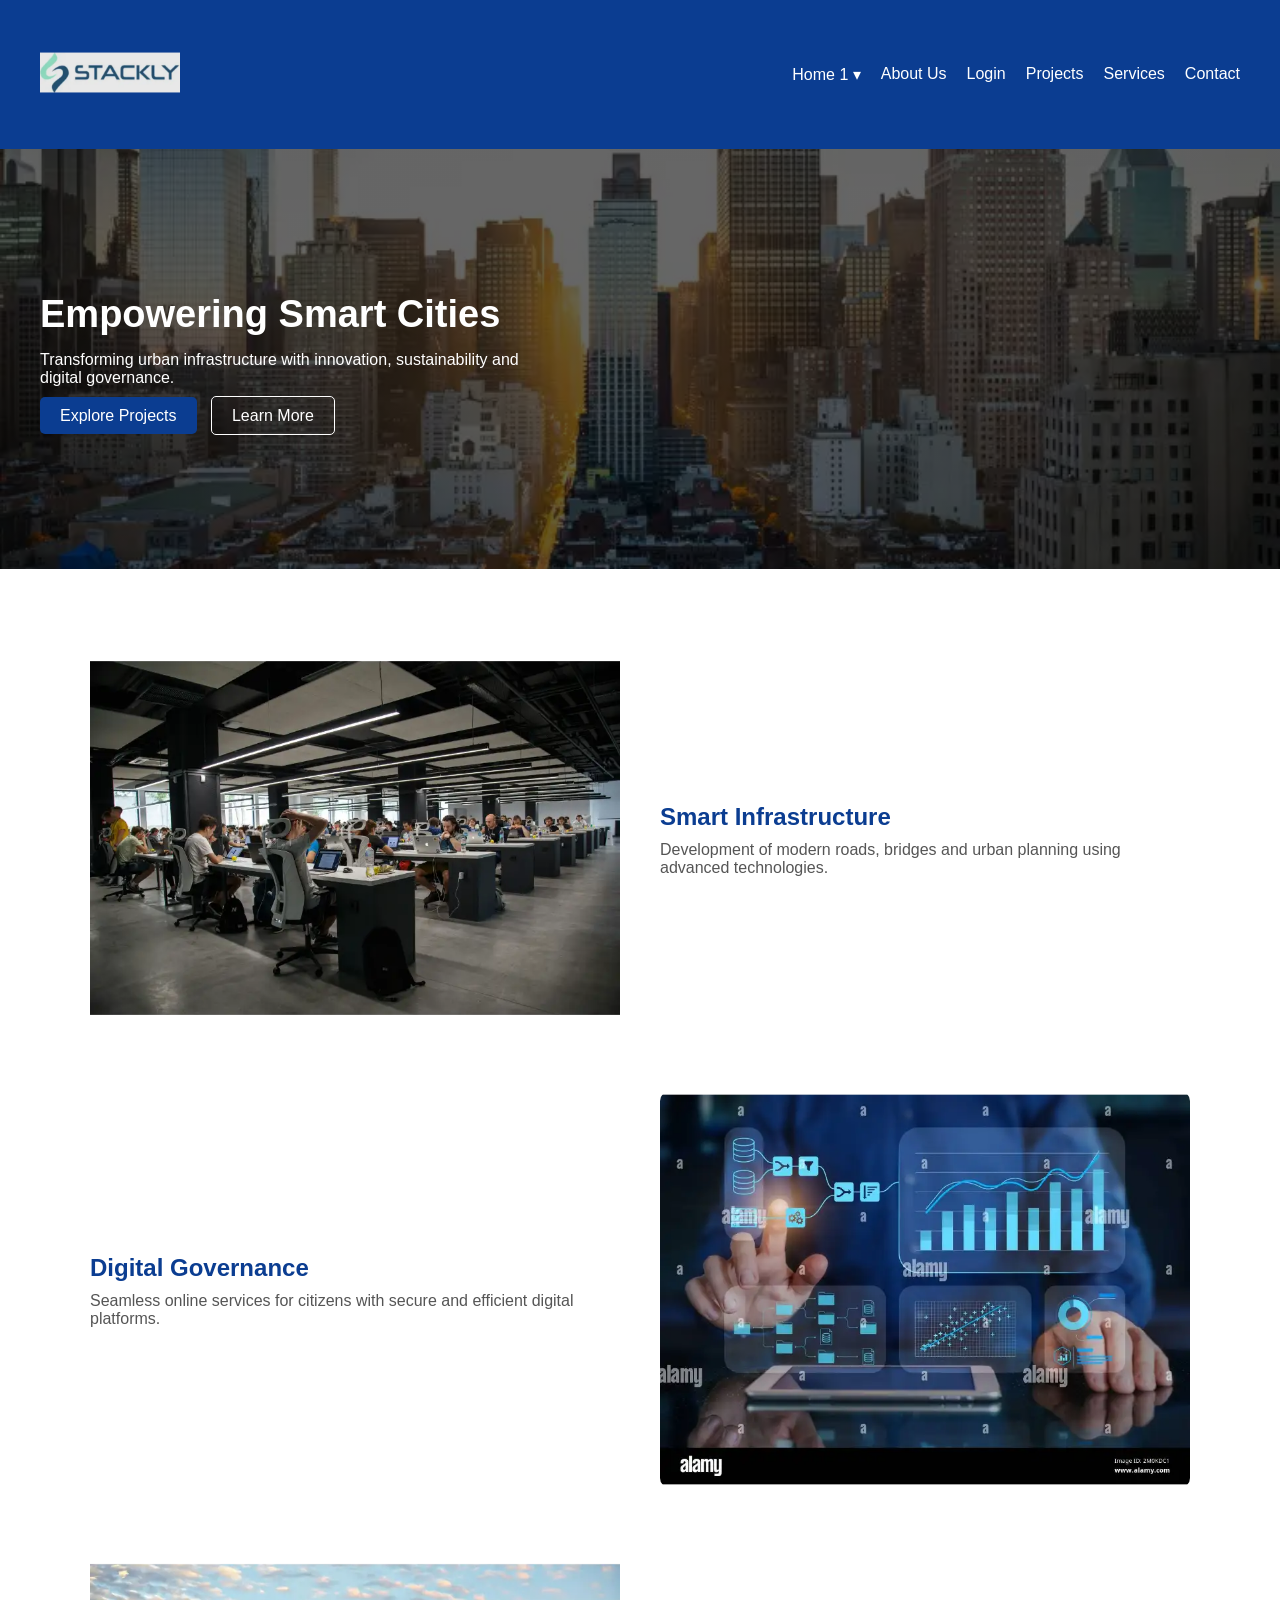
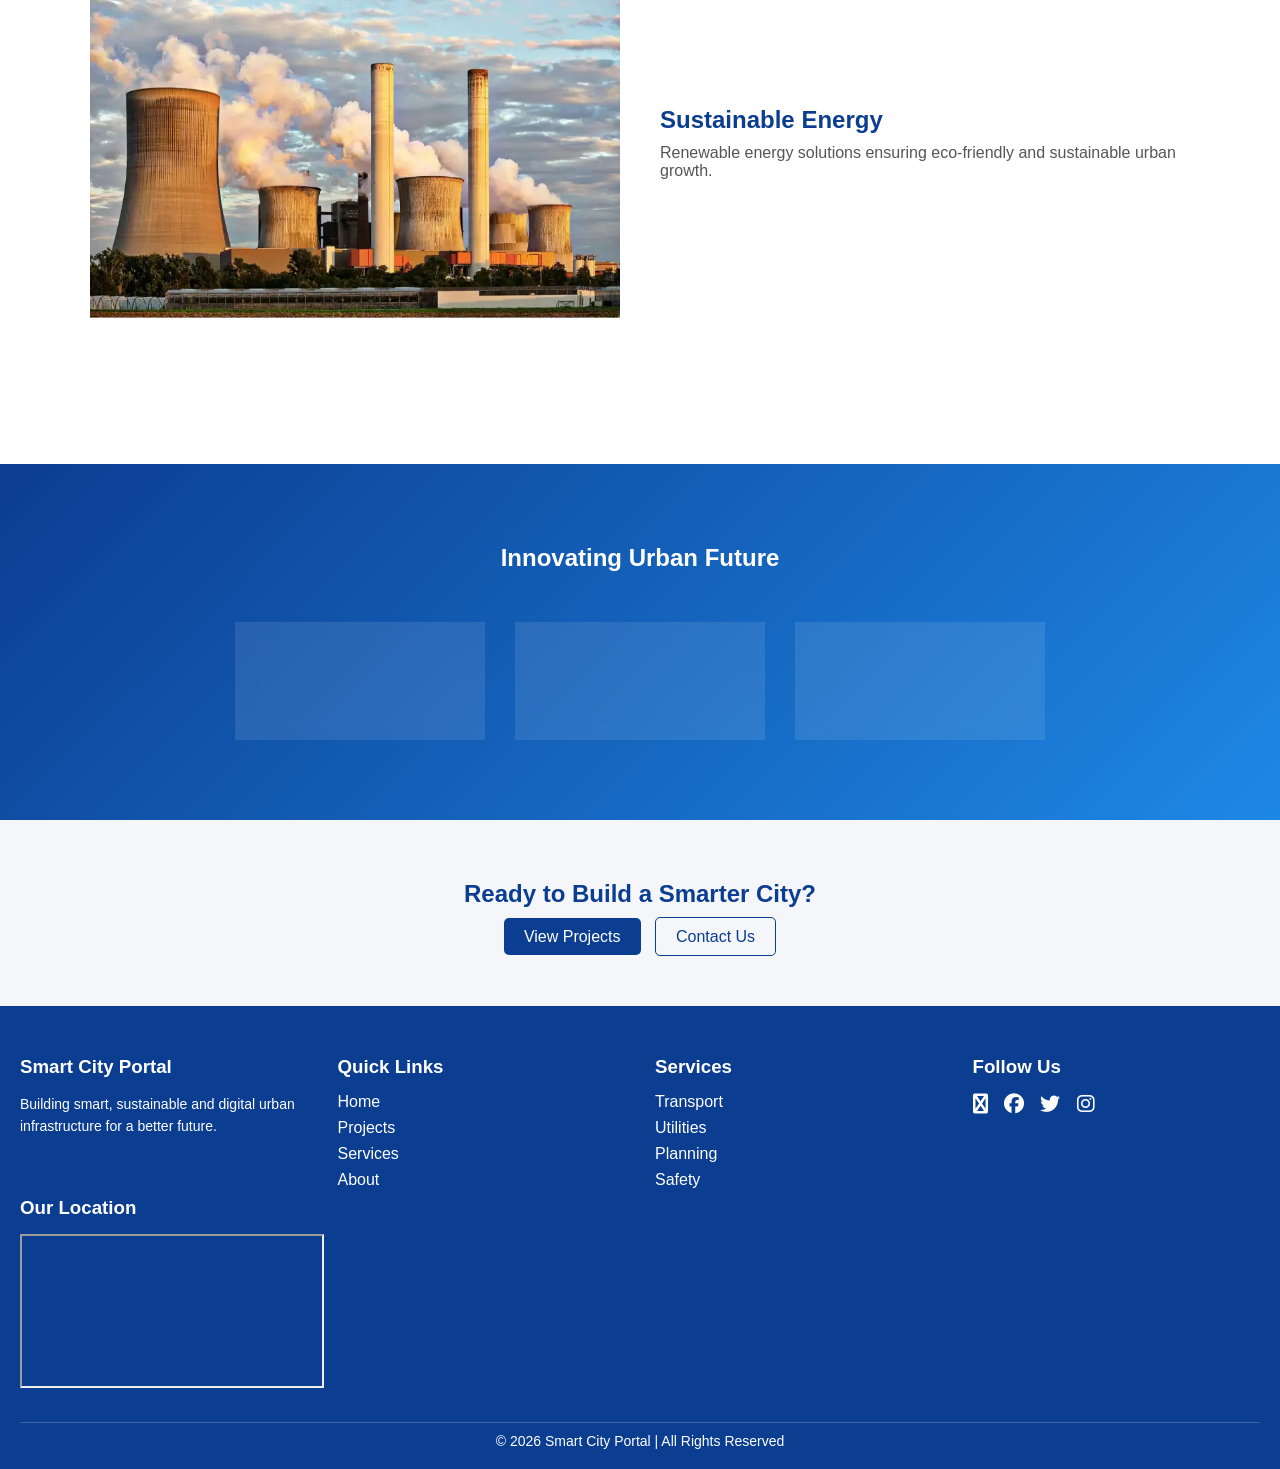
<file: home1.html>
<!DOCTYPE html>
<html lang="en">
<head>
<meta charset="UTF-8">
<meta name="viewport" content="width=device-width, initial-scale=1.0">
<title>Gov Portal</title>
<link rel="stylesheet" href="style.css">
<link rel="stylesheet" href="https://cdnjs.cloudflare.com/ajax/libs/font-awesome/6.5.0/css/all.min.css">

</head>

<body>

<div class="navbar">

    <!-- LOGO -->
    
<a href="home1.html" class="logo">
    <img src="./images/white-logo.webp" alt="logo">
</a>
    <!-- HAMBURGER -->
    <div class="menu-toggle" onclick="toggleMenu()">☰</div>

    <!-- MENU -->
   <ul class="nav-links" id="navLinks">
<li class="dropdown">
    <a href="#" onclick="toggleDropdown(event)">Home 1 ▾</a>
    
    <ul class="dropdown-content" id="dropdown">
        <li><a href="index.html">Home </a></li>
        <li><a href="home2.html">Home 2</a></li>
    </ul>
</li>
        <li><a href="about.html">About Us</a></li>
        <li><a href="login.html">Login</a></li>
        <li><a href="project.html">Projects</a></li>
        <li><a href="services.html">Services</a></li>
        <li><a href="contact.html">Contact</a></li>

    </ul>
</div>
<section class="home1-hero">

    <div class="home1-content">
        <h1>Empowering Smart Cities</h1>
        <p>
            Transforming urban infrastructure with innovation, 
            sustainability and digital governance.
        </p>

        <div class="home1-buttons">
            <a href="404.html" class="btn">Explore Projects</a>
            <a href="404.html" class="btn-outline">Learn More</a>
        </div>
    </div>

</section>

<section class="services-split">

    <!-- ROW 1 -->
    <div class="service-row">
        <div class="service-img">
            <img src="./images/smart infrastructure.webp">
        </div>

        <div class="service-text">
            <h2>Smart Infrastructure</h2>
            <p>
                Development of modern roads, bridges and urban planning 
                using advanced technologies.
            </p>
        </div>
    </div>

    <!-- ROW 2 -->
    <div class="service-row reverse">
        <div class="service-img">
            <img src="./images/digital.webp">
        </div>

        <div class="service-text">
            <h2>Digital Governance</h2>
            <p>
                Seamless online services for citizens with secure and 
                efficient digital platforms.
            </p>
        </div>
    </div>

    <!-- ROW 3 -->
    <div class="service-row">
        <div class="service-img">
            <img src="./images/sustaible energy.webp">
        </div>

        <div class="service-text">
            <h2>Sustainable Energy</h2>
            <p>
                Renewable energy solutions ensuring eco-friendly and 
                sustainable urban growth.
            </p>
        </div>
    </div>

</section>

<section class="home1-wow">

    <h2>Innovating Urban Future</h2>

    <div class="wow-container">

        <div class="wow-card">
            <h3>AI Monitoring</h3>
            <p>Smart surveillance and real-time analytics</p>
        </div>

        <div class="wow-card">
            <h3>IoT Integration</h3>
            <p>Connected devices for smart city operations</p>
        </div>

        <div class="wow-card">
            <h3>Data Driven</h3>
            <p>Decisions powered by real-time data insights</p>
        </div>

    </div>

</section>
<section class="home1-cta">

    <div class="home1-cta-container">

        <h2>Ready to Build a Smarter City?</h2>

        <div class="cta-actions">
            <a href="project.html" class="cta-btn">View Projects</a>
            <a href="contact.html" class="cta-btn-outline">Contact Us</a>
        </div>

    </div>

</section>
<footer class="footer">

    <div class="footer-container">

        <!-- ABOUT -->
        <div class="footer-box">
            <h3>Smart City Portal</h3>
            <p>Building smart, sustainable and digital urban infrastructure for a better future.</p>
        </div>

        <!-- LINKS -->
        <div class="footer-box">
            <h3>Quick Links</h3>
            <ul>
                <li><a href="index.html">Home</a></li>
                <li><a href="project.html">Projects</a></li>
                <li><a href="services.html">Services</a></li>
                <li><a href="about.html">About</a></li>
            </ul>
        </div>

        <!-- SERVICES -->
        <div class="footer-box">
            <h3>Services</h3>
            <ul>
              <li><a href="404.html">Transport</a></li>
                <li><a href="404.html">Utilities</a></li>
                <li><a href="404.html">Planning</a></li>
                <li><a href="404.html">Safety</a></li>
            </ul>
        </div>

        <!-- SOCIAL -->
        <div class="footer-box">
            <h3>Follow Us</h3>
            <div class="social-icons">
                <a href="404.html"><i class="fa-brands fa-globe"></i></a>
                <a href="404.html"><i class="fa-brands fa-facebook"></i></a>
                <a href="404.html"><i class="fa-brands fa-twitter"></i></a>
                <a href="404.html"><i class="fa-brands fa-instagram"></i></a>
            </div>
        </div>

    </div>
<div class="footer-box map-box">
    <h3>Our Location</h3>

    <div class="map-container">
        <iframe 
            src="https://www.google.com/maps?q=Hyderabad&output=embed"
            loading="lazy">
        </iframe>
    </div>
</div>
    <!-- BOTTOM -->
    <div class="footer-bottom">
        <p>© 2026 Smart City Portal | All Rights Reserved</p>
    </div>

</footer>
<script>
function toggleMenu() {
    document.getElementById("navLinks").classList.toggle("active");
}

function toggleDropdown(e) {
    e.preventDefault();
    document.getElementById("dropdown").classList.toggle("show");
}

/* close dropdown when clicking outside */
window.onclick = function(e) {
    if (!e.target.closest(".dropdown")) {
        document.getElementById("dropdown").classList.remove("show");
    }
}
</script>

</body>
</html>
</file>
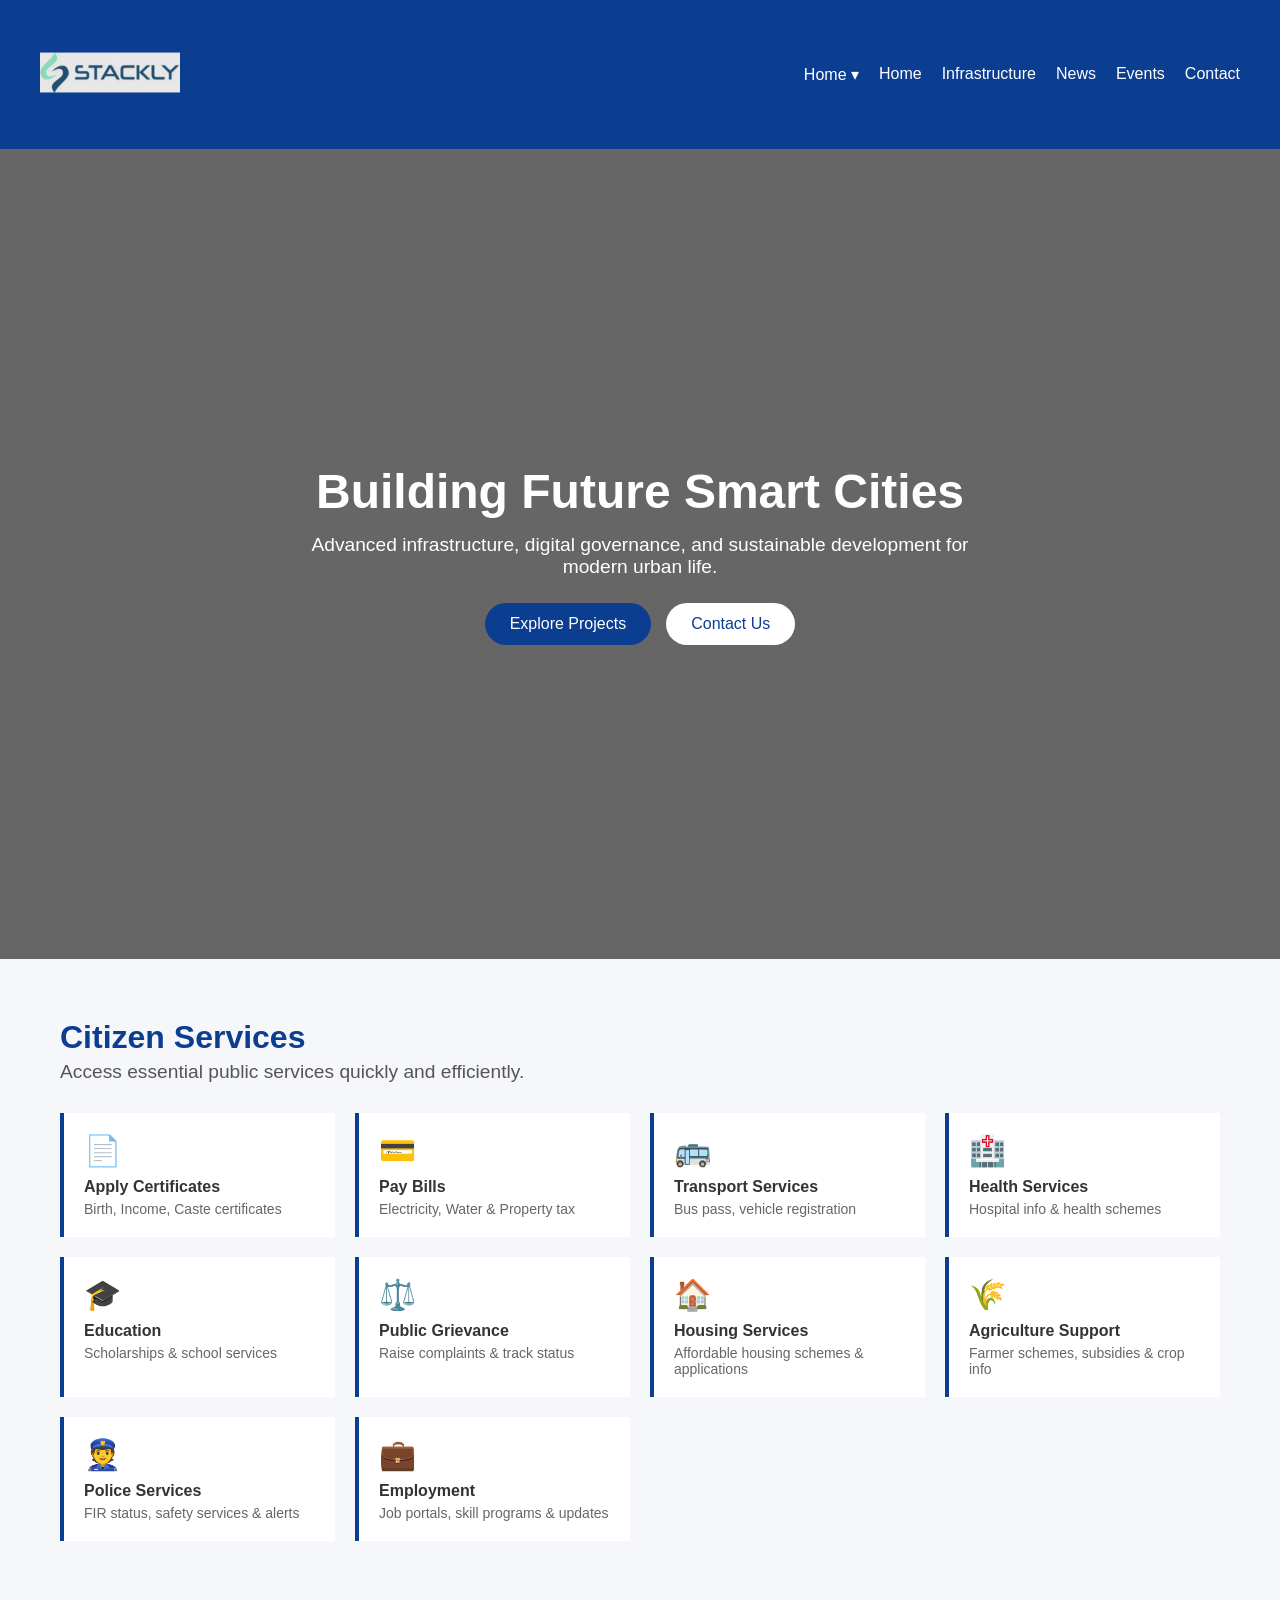
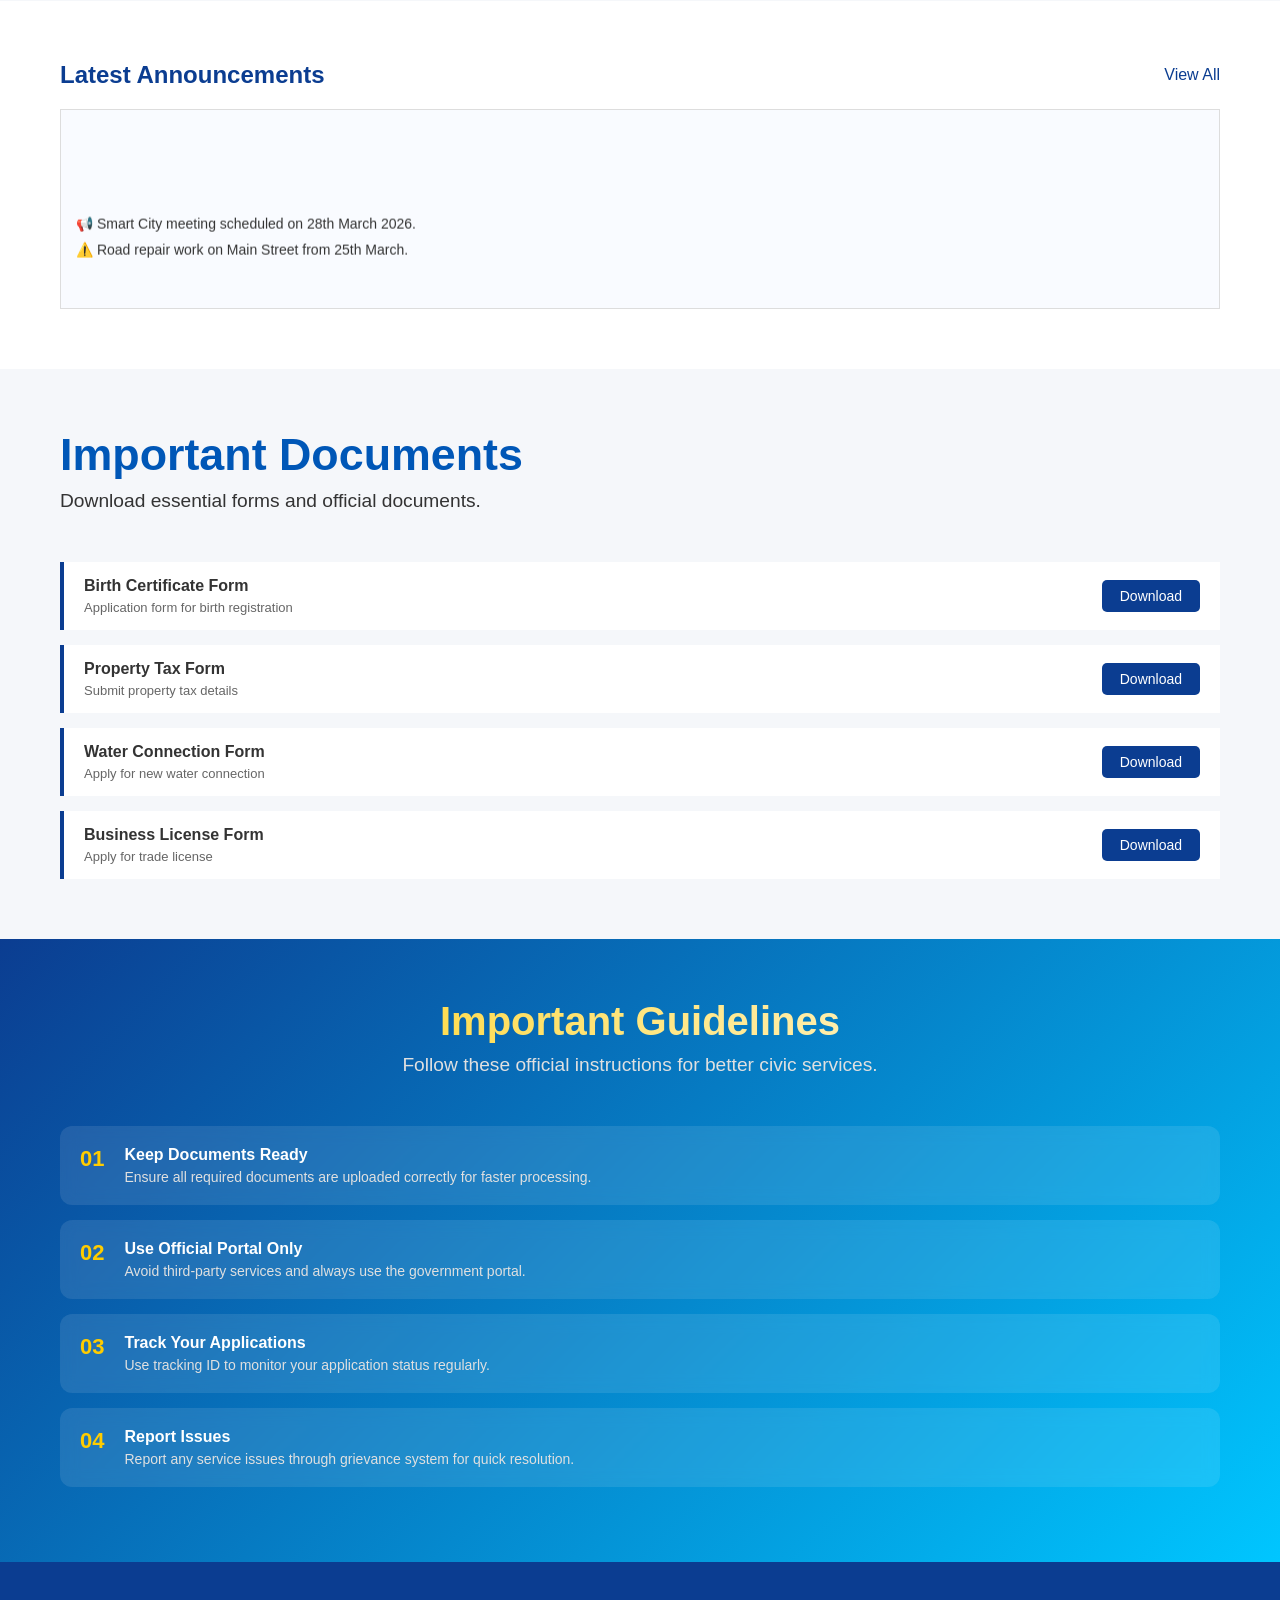
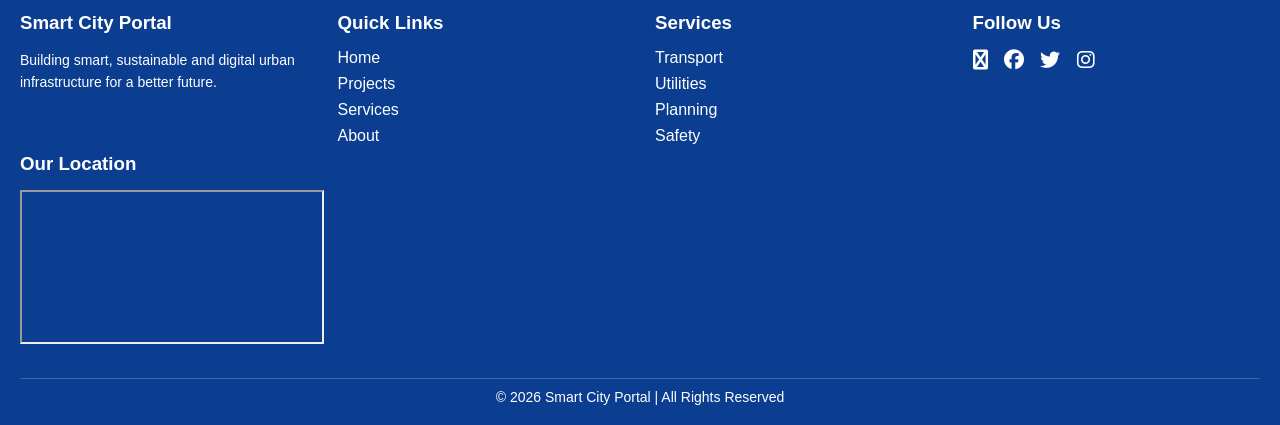
<file: home2.html>
<!DOCTYPE html>
<html lang="en">
<head>
<meta charset="UTF-8">
<meta name="viewport" content="width=device-width, initial-scale=1.0">
<title>Gov Portal</title>
<link rel="stylesheet" href="style.css">
<link rel="stylesheet" href="https://cdnjs.cloudflare.com/ajax/libs/font-awesome/6.5.0/css/all.min.css">
</head>
<body>

<div class="navbar">

    <!-- LOGO -->
    <a href="home2.html" class="logo">
    <img src="./images/white-logo.webp" alt="logo">
</a>

    <!-- HAMBURGER -->
    <div class="menu-toggle" onclick="toggleMenu()">☰</div>

    <!-- MENU -->
    <ul class="nav-links" id="navLinks">

        <li class="dropdown">
            <a href="#" onclick="toggleDropdown(event)">Home ▾</a>
            <ul class="dropdown-content" id="dropdown">
                <li><a href="home2.html">Home 2</a></li>
                  <li><a href="home1.html">Home 1</a></li>
            </ul>
        </li>
        <li><a href="index.html">Home</a></li>
        <li><a href="infrastructure.html">Infrastructure</a></li>
        <li><a href="news.html">News</a></li>
        <li><a href="events.html">Events</a></li>
        <li><a href="contact.html">Contact</a></li>

    </ul>
</div>

<section class="home2-hero">
    <div class="home2-content">
        <h1>Building Future Smart Cities</h1>
        <p>Advanced infrastructure, digital governance, and sustainable development for modern urban life.</p>
        
        <div class="home2-buttons">
            <a href="404.html" class="btn-primary">Explore Projects</a>
            <a href="404.html" class="btn-secondary">Contact Us</a>
        </div>
    </div>
</section>
<section class="gov-services">
    <div class="container">
        <h2 class="section-title">Citizen Services</h2>
        <p class="section-subtitle">Access essential public services quickly and efficiently.</p>

        <div class="gov-grid">

            <div class="gov-item">
                <span>📄</span>
                <h4>Apply Certificates</h4>
                <p>Birth, Income, Caste certificates</p>
            </div>

            <div class="gov-item">
                <span>💳</span>
                <h4>Pay Bills</h4>
                <p>Electricity, Water & Property tax</p>
            </div>

            <div class="gov-item">
                <span>🚌</span>
                <h4>Transport Services</h4>
                <p>Bus pass, vehicle registration</p>
            </div>

            <div class="gov-item">
                <span>🏥</span>
                <h4>Health Services</h4>
                <p>Hospital info & health schemes</p>
            </div>

            <div class="gov-item">
                <span>🎓</span>
                <h4>Education</h4>
                <p>Scholarships & school services</p>
            </div>

            <div class="gov-item">
                <span>⚖️</span>
                <h4>Public Grievance</h4>
                <p>Raise complaints & track status</p>
            </div>
            <div class="gov-item">
    <span>🏠</span>
    <h4>Housing Services</h4>
    <p>Affordable housing schemes & applications</p>
</div>

<div class="gov-item">
    <span>🌾</span>
    <h4>Agriculture Support</h4>
    <p>Farmer schemes, subsidies & crop info</p>
</div>

<div class="gov-item">
    <span>👮</span>
    <h4>Police Services</h4>
    <p>FIR status, safety services & alerts</p>
</div>

<div class="gov-item">
    <span>💼</span>
    <h4>Employment</h4>
    <p>Job portals, skill programs & updates</p>
</div>

        </div>
    </div>

</section>
<section class="gov-notice">
    <div class="container">

        <div class="notice-header">
            <h2>Latest Announcements</h2>
            <a href="404.html">View All</a>
        </div>

        <div class="notice-box">

            <marquee direction="up" scrollamount="3" onmouseover="this.stop();" onmouseout="this.start();">

                <p>📢 Smart City meeting scheduled on 28th March 2026.</p>
                <p>⚠️ Road repair work on Main Street from 25th March.</p>
                <p>🏥 Free health camp at Central Park (26–27 March).</p>
                <p>💧 Water supply interruption in some areas.</p>
                <p>🎓 Scholarship applications open till 30th March.</p>

            </marquee>

        </div>

    </div>
</section>

<section class="gov-documents">
    <div class="container">

        <h2 class="section-title">Important Documents</h2>
        <p class="section-subtitle">Download essential forms and official documents.</p>

        <div class="doc-list">

            <div class="doc-item">
                <div>
                    <h4>Birth Certificate Form</h4>
                    <p>Application form for birth registration</p>
                </div>
                <a href="404.html" class="download-btn">Download</a>
            </div>

            <div class="doc-item">
                <div>
                    <h4>Property Tax Form</h4>
                    <p>Submit property tax details</p>
                </div>
                <a href="404.html" class="download-btn">Download</a>
            </div>

            <div class="doc-item">
                <div>
                    <h4>Water Connection Form</h4>
                    <p>Apply for new water connection</p>
                </div>
                <a href="404.html" class="download-btn">Download</a>
            </div>

            <div class="doc-item">
                <div>
                    <h4>Business License Form</h4>
                    <p>Apply for trade license</p>
                </div>
                <a href="404.html" class="download-btn">Download</a>
            </div>

        </div>

    </div>
</section>

<section class="gov-guidelines">
    <div class="container">

        <h2 class="section-title">Important Guidelines</h2>
        <p class="section-subtitle">Follow these official instructions for better civic services.</p>

        <ul class="guidelines-list">

            <li>
                <span>01</span>
                <div>
                    <h4>Keep Documents Ready</h4>
                    <p>Ensure all required documents are uploaded correctly for faster processing.</p>
                </div>
            </li>

            <li>
                <span>02</span>
                <div>
                    <h4>Use Official Portal Only</h4>
                    <p>Avoid third-party services and always use the government portal.</p>
                </div>
            </li>

            <li>
                <span>03</span>
                <div>
                    <h4>Track Your Applications</h4>
                    <p>Use tracking ID to monitor your application status regularly.</p>
                </div>
            </li>

            <li>
                <span>04</span>
                <div>
                    <h4>Report Issues</h4>
                    <p>Report any service issues through grievance system for quick resolution.</p>
                </div>
            </li>

        </ul>

    </div>
</section>
<footer class="footer">

    <div class="footer-container">

        <!-- ABOUT -->
        <div class="footer-box">
            <h3>Smart City Portal</h3>
            <p>Building smart, sustainable and digital urban infrastructure for a better future.</p>
        </div>

        <!-- LINKS -->
        <div class="footer-box">
            <h3>Quick Links</h3>
            <ul>
                <li><a href="index.html">Home</a></li>
                <li><a href="project.html">Projects</a></li>
                <li><a href="services.html">Services</a></li>
                <li><a href="about.html">About</a></li>
            </ul>
        </div>

        <!-- SERVICES -->
        <div class="footer-box">
            <h3>Services</h3>
            <ul>
                 <li><a href="404.html">Transport</a></li>
                <li><a href="404.html">Utilities</a></li>
                <li><a href="404.html">Planning</a></li>
                <li><a href="404.html">Safety</a></li>
            </ul>
        </div>

        <!-- SOCIAL -->
        <div class="footer-box">
            <h3>Follow Us</h3>
            <div class="social-icons">
                <a href="404.html"><i class="fa-brands fa-globe"></i></a>
                <a href="404.html"><i class="fa-brands fa-facebook"></i></a>
                <a href="404.html"><i class="fa-brands fa-twitter"></i></a>
                <a href="404.html"><i class="fa-brands fa-instagram"></i></a>
            </div>
        </div>

    </div>
<div class="footer-box map-box">
    <h3>Our Location</h3>

    <div class="map-container">
        <iframe 
            src="https://www.google.com/maps?q=Hyderabad&output=embed"
            loading="lazy">
        </iframe>
    </div>
</div>
    <!-- BOTTOM -->
    <div class="footer-bottom">
        <p>© 2026 Smart City Portal | All Rights Reserved</p>
    </div>

</footer>
<script>
function toggleMenu() {
    document.getElementById("navLinks").classList.toggle("active");
}

function toggleDropdown(e) {
    e.preventDefault();
    document.getElementById("dropdown").classList.toggle("show");
}

/* close dropdown when clicking outside */
window.onclick = function(e) {
    if (!e.target.closest(".dropdown")) {
        document.getElementById("dropdown").classList.remove("show");
    }
}
</script>

</body>
</html>
</file>
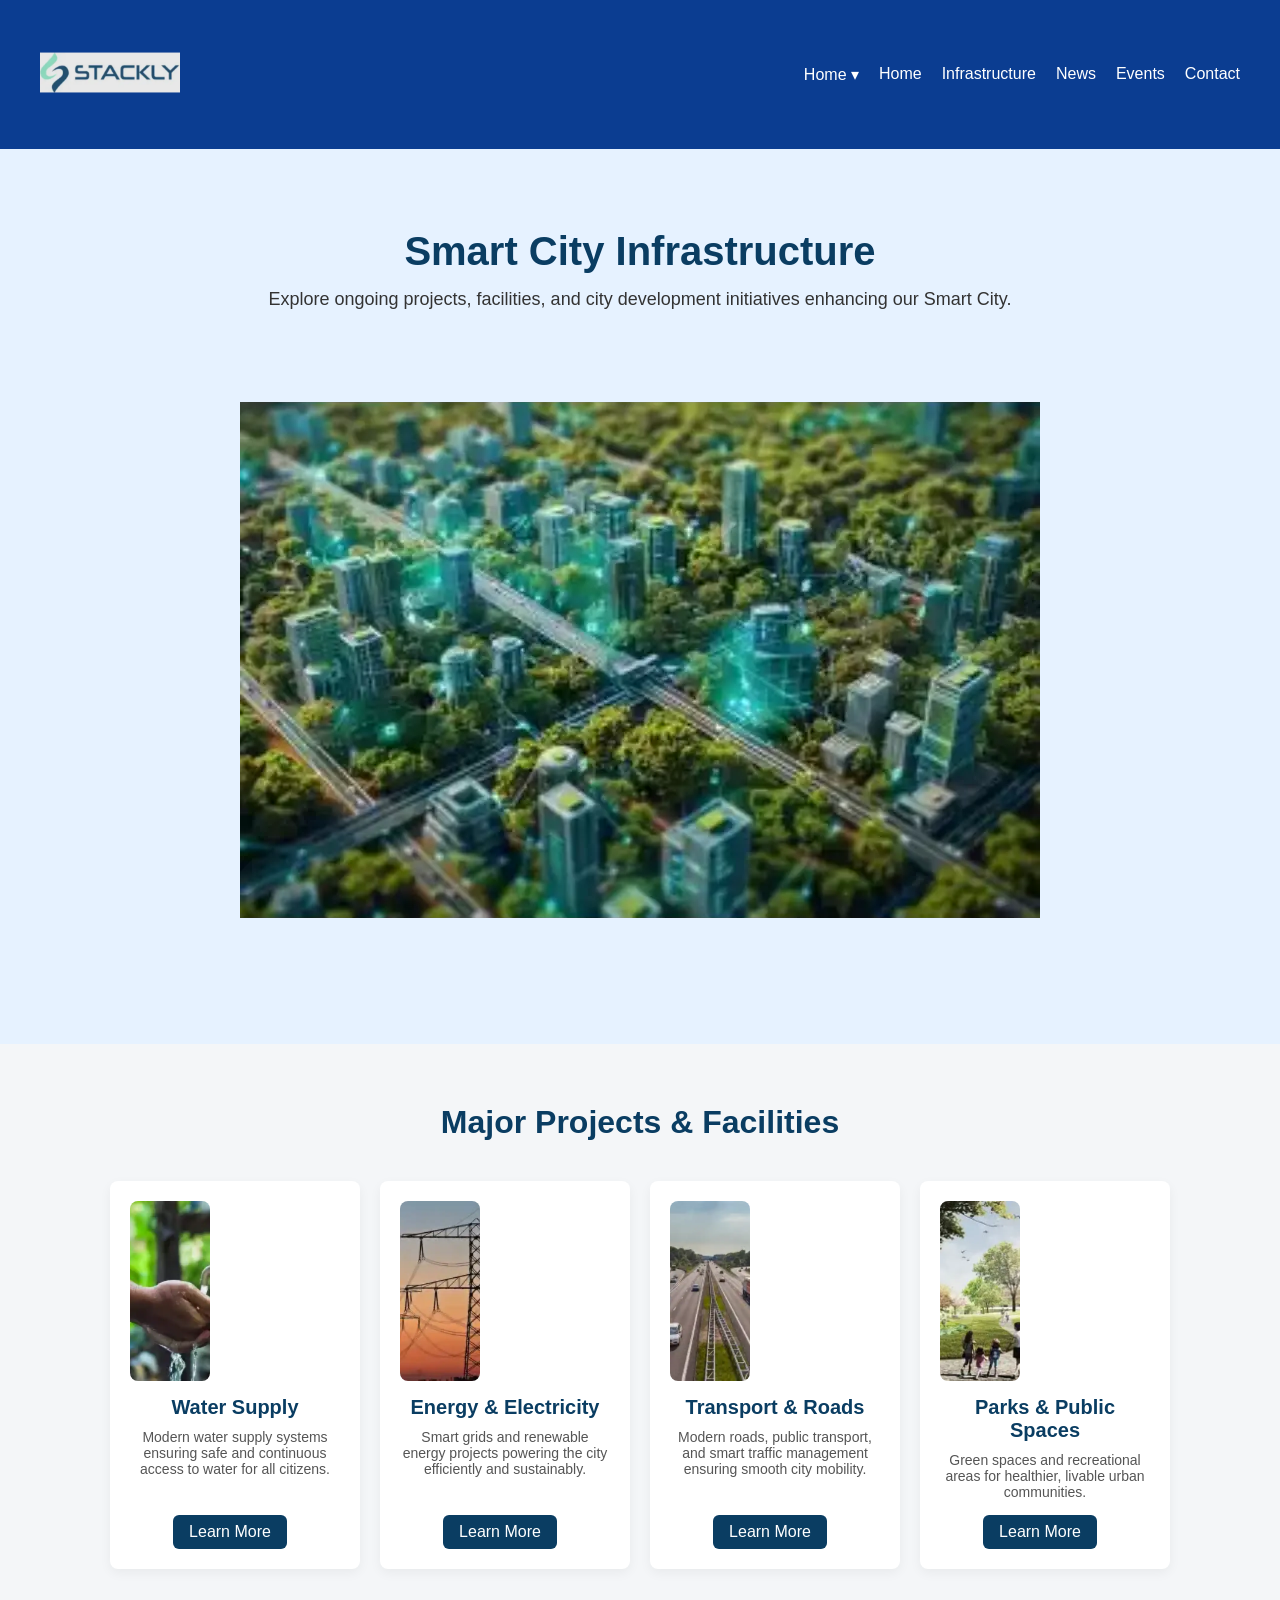
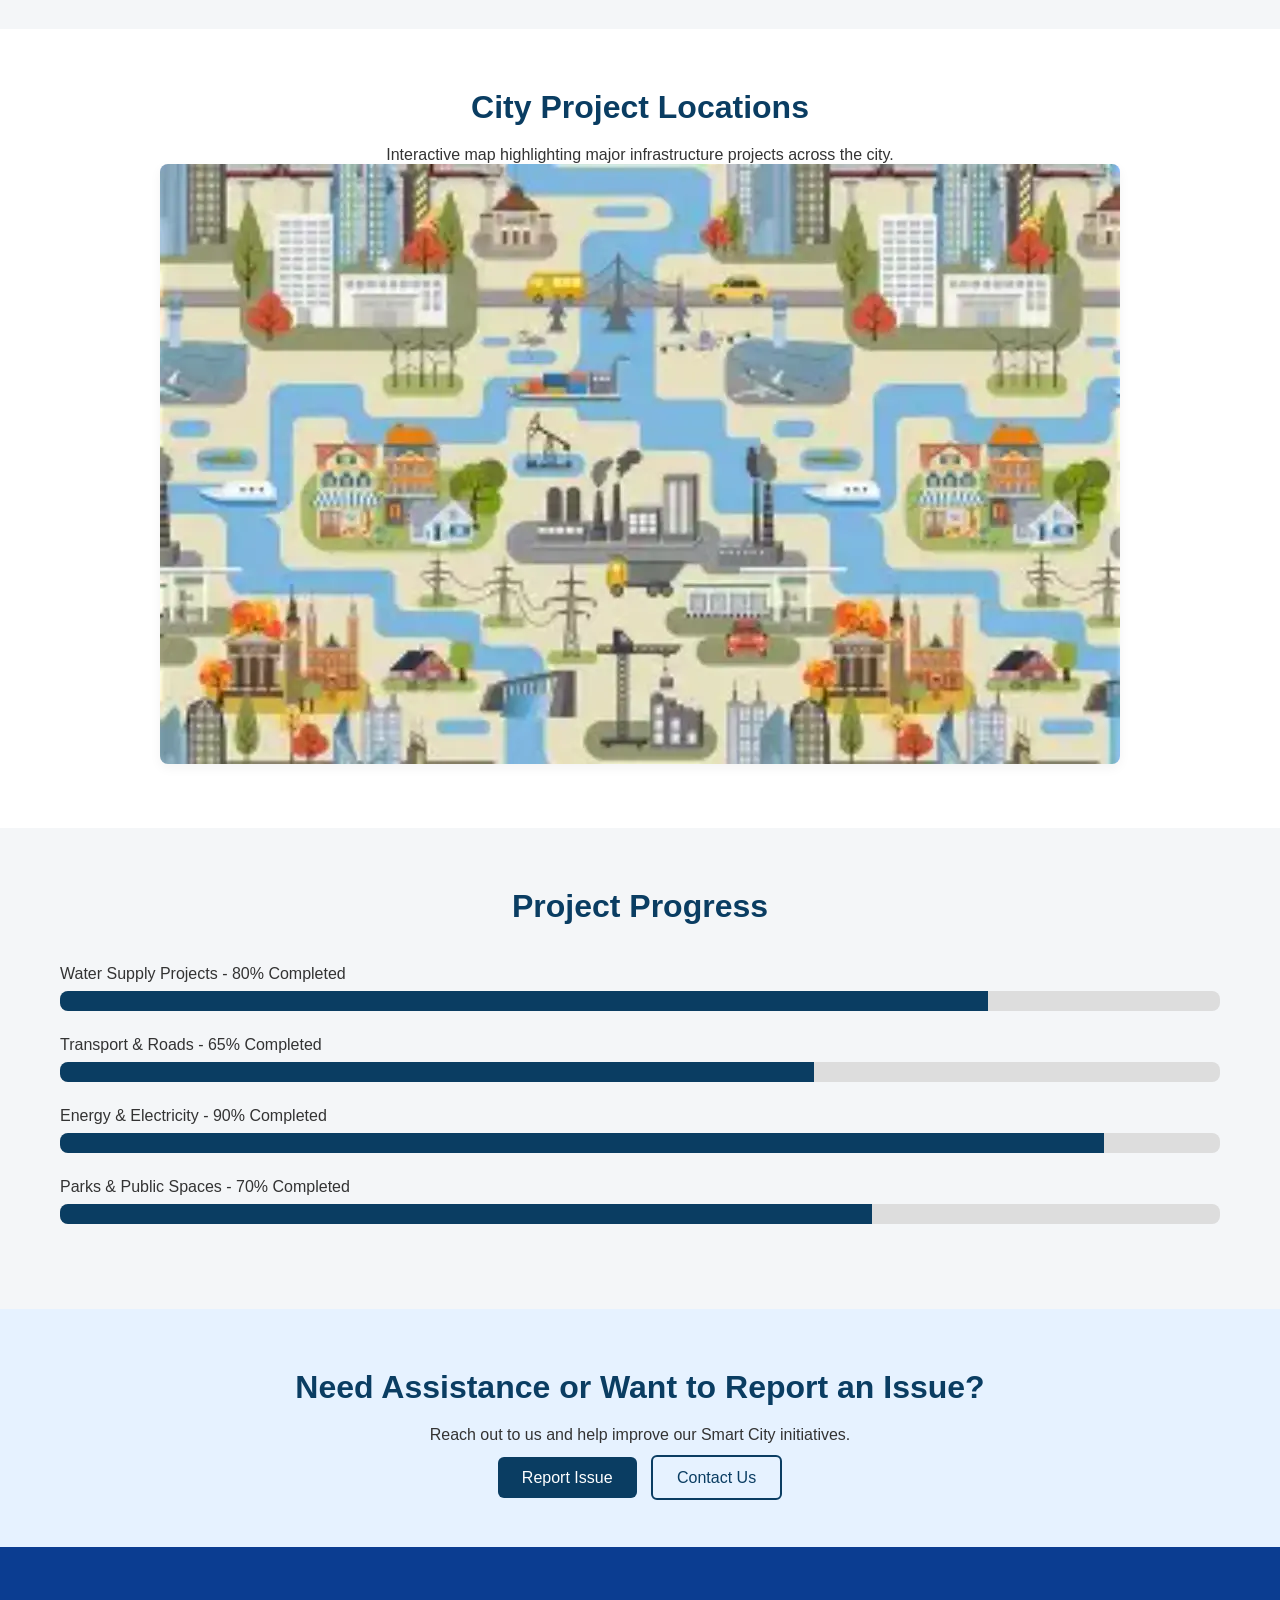
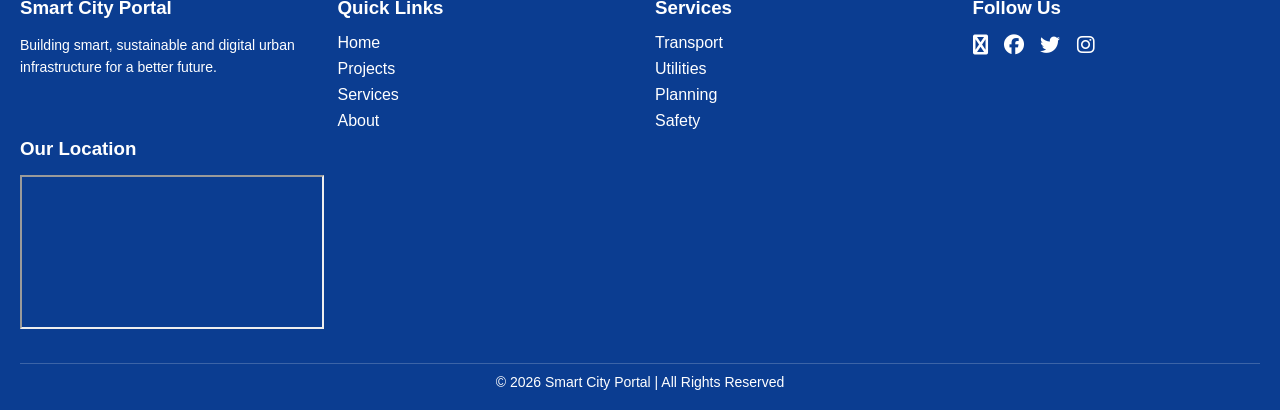
<file: infrastructure.html>
<!DOCTYPE html>
<html lang="en">
<head>
<meta charset="UTF-8">
<meta name="viewport" content="width=device-width, initial-scale=1.0">
<title>Gov Portal</title>
<link rel="stylesheet" href="style.css">
<link rel="stylesheet" href="https://cdnjs.cloudflare.com/ajax/libs/font-awesome/6.5.0/css/all.min.css">
</head>
<body>

<div class="navbar">

    <!-- LOGO -->
     <a href="infrastructure.html" class="logo">
    <img src="./images/white-logo.webp" alt="logo">
</a>

    <!-- HAMBURGER -->
    <div class="menu-toggle" onclick="toggleMenu()">☰</div>

    <!-- MENU -->
    <ul class="nav-links" id="navLinks">

        <li class="dropdown">
            <a href="#" onclick="toggleDropdown(event)">Home ▾</a>
            <ul class="dropdown-content" id="dropdown">
                <li><a href="home1.html">Home 1</a></li>
                 <li><a href="home2.html">Home 2</a></li>
            </ul>
        </li>
          <li><a href="index.html">Home</a></li>
        <li><a href="infrastructure.html">Infrastructure</a></li>
        <li><a href="news.html">News</a></li>
        <li><a href="events.html">Events</a></li>
        <li><a href="contact.html">Contact</a></li>

       

    </ul>
</div>


  <!-- Section 1: Hero / Overview -->
  <section class="hero-infra">
    <div class="container">
      <h1>Smart City Infrastructure</h1>
      <p>Explore ongoing projects, facilities, and city development initiatives enhancing our Smart City.</p>
      <img src="./images/smart city  city.webp" alt="City Infrastructure Illustration">
    </div>
  </section>

  <!-- Section 2: Infrastructure Highlights -->
  <section class="infra-highlights">
    <div class="container">
      <h2>Major Projects & Facilities</h2>
      <div class="cards">
        <div class="card">
          <img src="./images/OIP (1).webp" alt="Water Supply">
          <h3>Water Supply</h3>
          <p>Modern water supply systems ensuring safe and continuous access to water for all citizens.</p>
          <a href="404.html" class="btn">Learn More</a>
        </div>
        <div class="card">
          <img src="./images/download.webp" alt="Energy & Electricity">
          <h3>Energy & Electricity</h3>
          <p>Smart grids and renewable energy projects powering the city efficiently and sustainably.</p>
          <a href="404.html" class="btn">Learn More</a>
        </div>
        <div class="card">
          <img src="./images/download (1).webp" alt="Transport & Roads">
          <h3>Transport & Roads</h3>
          <p>Modern roads, public transport, and smart traffic management ensuring smooth city mobility.</p>
          <a href="404.html" class="btn">Learn More</a>
        </div>
        <div class="card">
          <img src="./images/download (2).webp" alt="Parks & Public Spaces">
          <h3>Parks & Public Spaces</h3>
          <p>Green spaces and recreational areas for healthier, livable urban communities.</p>
          <a href="404.html" class="btn">Learn More</a>
        </div>
      </div>
    </div>
  </section>

  <!-- Section 3: City Map / Project Locations -->
  <section class="infra-map">
    <div class="container">
      <h2>City Project Locations</h2>
      <p>Interactive map highlighting major infrastructure projects across the city.</p>
      <img src="./images/OIP (2).webp" alt="City Map with Projects">
    </div>
  </section>

  <!-- Section 4: Project Stats / Progress -->
  <section class="infra-stats">
    <div class="container">
      <h2>Project Progress</h2>
      <div class="stat-bar">
        <p>Water Supply Projects - 80% Completed</p>
        <div class="progress"><div style="width:80%"></div></div>
      </div>
      <div class="stat-bar">
        <p>Transport & Roads - 65% Completed</p>
        <div class="progress"><div style="width:65%"></div></div>
      </div>
      <div class="stat-bar">
        <p>Energy & Electricity - 90% Completed</p>
        <div class="progress"><div style="width:90%"></div></div>
      </div>
      <div class="stat-bar">
        <p>Parks & Public Spaces - 70% Completed</p>
        <div class="progress"><div style="width:70%"></div></div>
      </div>
    </div>
  </section>

  <!-- Section 5: CTA / Contact -->
  <section class="infra-cta">
    <div class="container">
      <h2>Need Assistance or Want to Report an Issue?</h2>
      <p>Reach out to us and help improve our Smart City initiatives.</p>
      <a href="404.html" class="btn">Report Issue</a>
      <a href="404.html" class="btn btn-outline">Contact Us</a>
    </div>
  </section>




  <footer class="footer">

    <div class="footer-container">

        <!-- ABOUT -->
        <div class="footer-box">
            <h3>Smart City Portal</h3>
            <p>Building smart, sustainable and digital urban infrastructure for a better future.</p>
        </div>

        <!-- LINKS -->
        <div class="footer-box">
            <h3>Quick Links</h3>
            <ul>
                <li><a href="index.html">Home</a></li>
                <li><a href="project.html">Projects</a></li>
                <li><a href="services.html">Services</a></li>
                <li><a href="about.html">About</a></li>
            </ul>
        </div>

        <!-- SERVICES -->
        <div class="footer-box">
            <h3>Services</h3>
            <ul>
                <li><a href="404.html">Transport</a></li>
                <li><a href="404.html">Utilities</a></li>
                <li><a href="404.html">Planning</a></li>
                <li><a href="404.html">Safety</a></li>
            </ul>
        </div>

        <!-- SOCIAL -->
        <div class="footer-box">
            <h3>Follow Us</h3>
            <div class="social-icons">
                <a href="404.html"><i class="fa-brands fa-globe"></i></a>
                <a href="404.html"><i class="fa-brands fa-facebook"></i></a>
                <a href="404.html"><i class="fa-brands fa-twitter"></i></a>
                <a href="404.html"><i class="fa-brands fa-instagram"></i></a>
            </div>
        </div>
   
    </div>
        </div>
<div class="footer-box map-box">
    <h3>Our Location</h3>

    <div class="map-container">
        <iframe 
            src="https://www.google.com/maps?q=Hyderabad&output=embed"
            loading="lazy">
        </iframe>
    </div>
</div>

    <!-- BOTTOM -->
    <div class="footer-bottom">
        <p>© 2026 Smart City Portal | All Rights Reserved</p>
    </div>

</footer>
<script>
function toggleMenu() {
    document.getElementById("navLinks").classList.toggle("active");
}

function toggleDropdown(e) {
    e.preventDefault();
    document.getElementById("dropdown").classList.toggle("show");
}

/* close dropdown when clicking outside */
window.onclick = function(e) {
    if (!e.target.closest(".dropdown")) {
        document.getElementById("dropdown").classList.remove("show");
    }
}
</script>

</body>
</html>
</file>
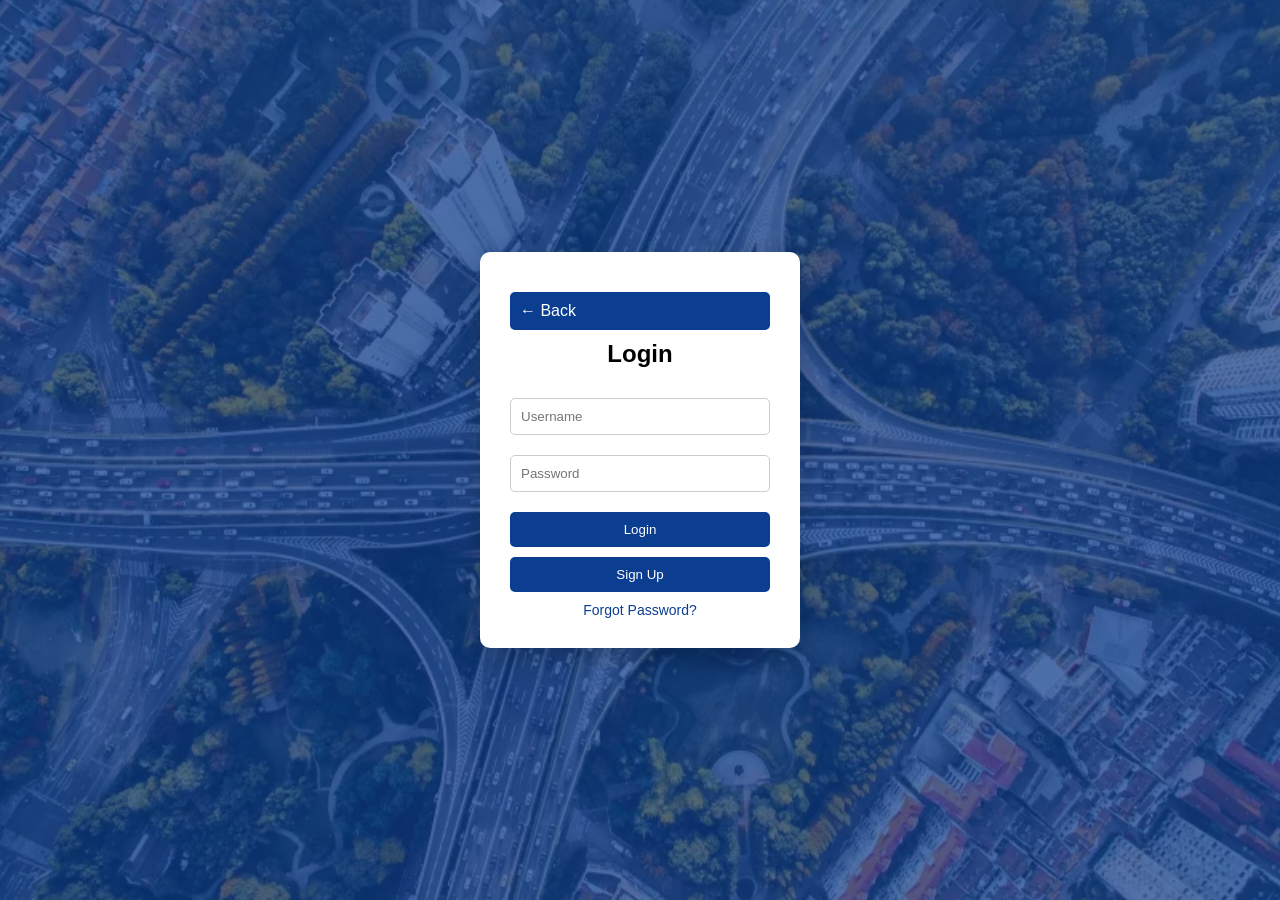
<file: login.html>
<!DOCTYPE html>
<html lang="en">
<head>
<meta charset="UTF-8">
<meta name="viewport" content="width=device-width, initial-scale=1.0">
<title>Login</title>

<style>
* { margin:0; padding:0; box-sizing:border-box; font-family:Arial; }

/* BACKGROUND */
body {
    height: 100vh;
    display:flex;
    justify-content:center;
    align-items:center;
    background: linear-gradient(rgba(11,61,145,0.7), rgba(11,61,145,0.7)),
    url('./images/paralox.webp');
    background-size:cover;
    background-position:center;
}

/* CONTAINER */
.login-container {
    background:white;
    padding:30px;
    width:320px;
    border-radius:10px;
    text-align:center;
    box-shadow:0 10px 25px rgba(0,0,0,0.2);
    animation: fadeIn 0.8s ease;
}

.login-container h2 { margin-bottom:20px; }

.login-container input {
    width:100%;
    padding:10px;
    margin:10px 0;
    border:1px solid #ccc;
    border-radius:5px;
}

.login-container button {
    width:100%;
    padding:10px;
    background:#0b3d91;
    color:white;
    border:none;
    border-radius:5px;
    cursor:pointer;
    margin-top:10px;
}

.login-container button:hover { background:#062c6b; }

.signup-btn {
    background:#f1f1f1;
    color:#0b3d91;
    border:1px solid #0b3d91;
}

.signup-btn:hover {
    background:#0b3d91;
    color:white;
}

.login-container p { margin-top:10px; font-size:14px; }

.login-container a { color:#0b3d91; text-decoration:none; }

.back-btn {
    background:none; border:none; color:#0b3d91; font-size:16px; cursor:pointer;
    margin-bottom:10px; display:block; text-align:left;
}

.back-btn:hover { text-decoration:underline; }

@keyframes fadeIn {
    from { opacity:0; transform:translateY(30px); }
    to { opacity:1; transform:translateY(0); }
}

@media(max-width:400px){ .login-container { width:90%; } }
</style>
</head>
<body>

<div class="login-container">

    <button class="back-btn" onclick="goBack()">← Back</button>
    <h2>Login</h2>

    <form onsubmit="return loginUser()">
        <input type="text" placeholder="Username" required>
        <input type="password" placeholder="Password" required>

        <button type="submit">Login</button>
        <button type="button" class="signup-btn" onclick="goToSignUp()">Sign Up</button>
    </form>

    <p><a href="404.html">Forgot Password?</a></p>
</div>

<script>
function goBack() { window.history.back(); }
function loginUser() {
    alert("Login Successful (Demo)");
    window.location.href = "index.html";
    return false;
}
function goToSignUp() { window.location.href = "signup.html"; }
</script>

</body>
</html>
</file>
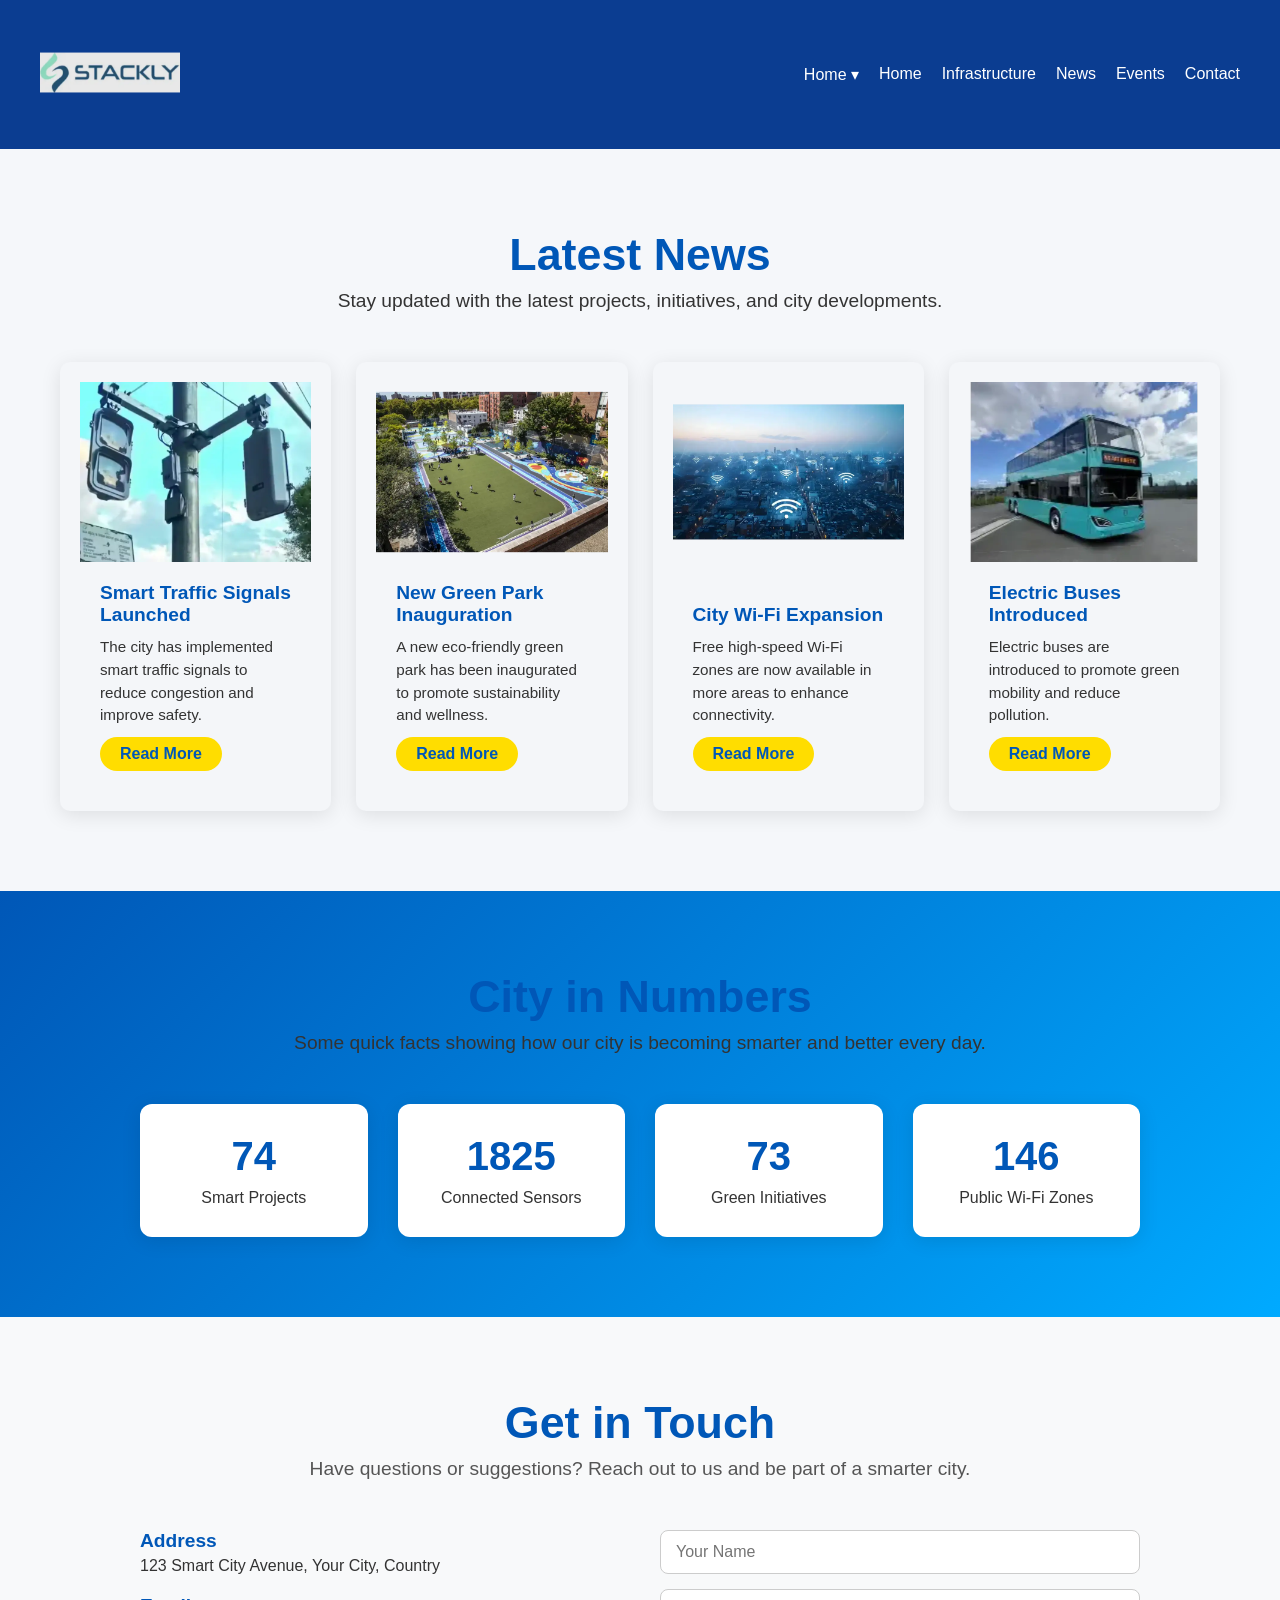
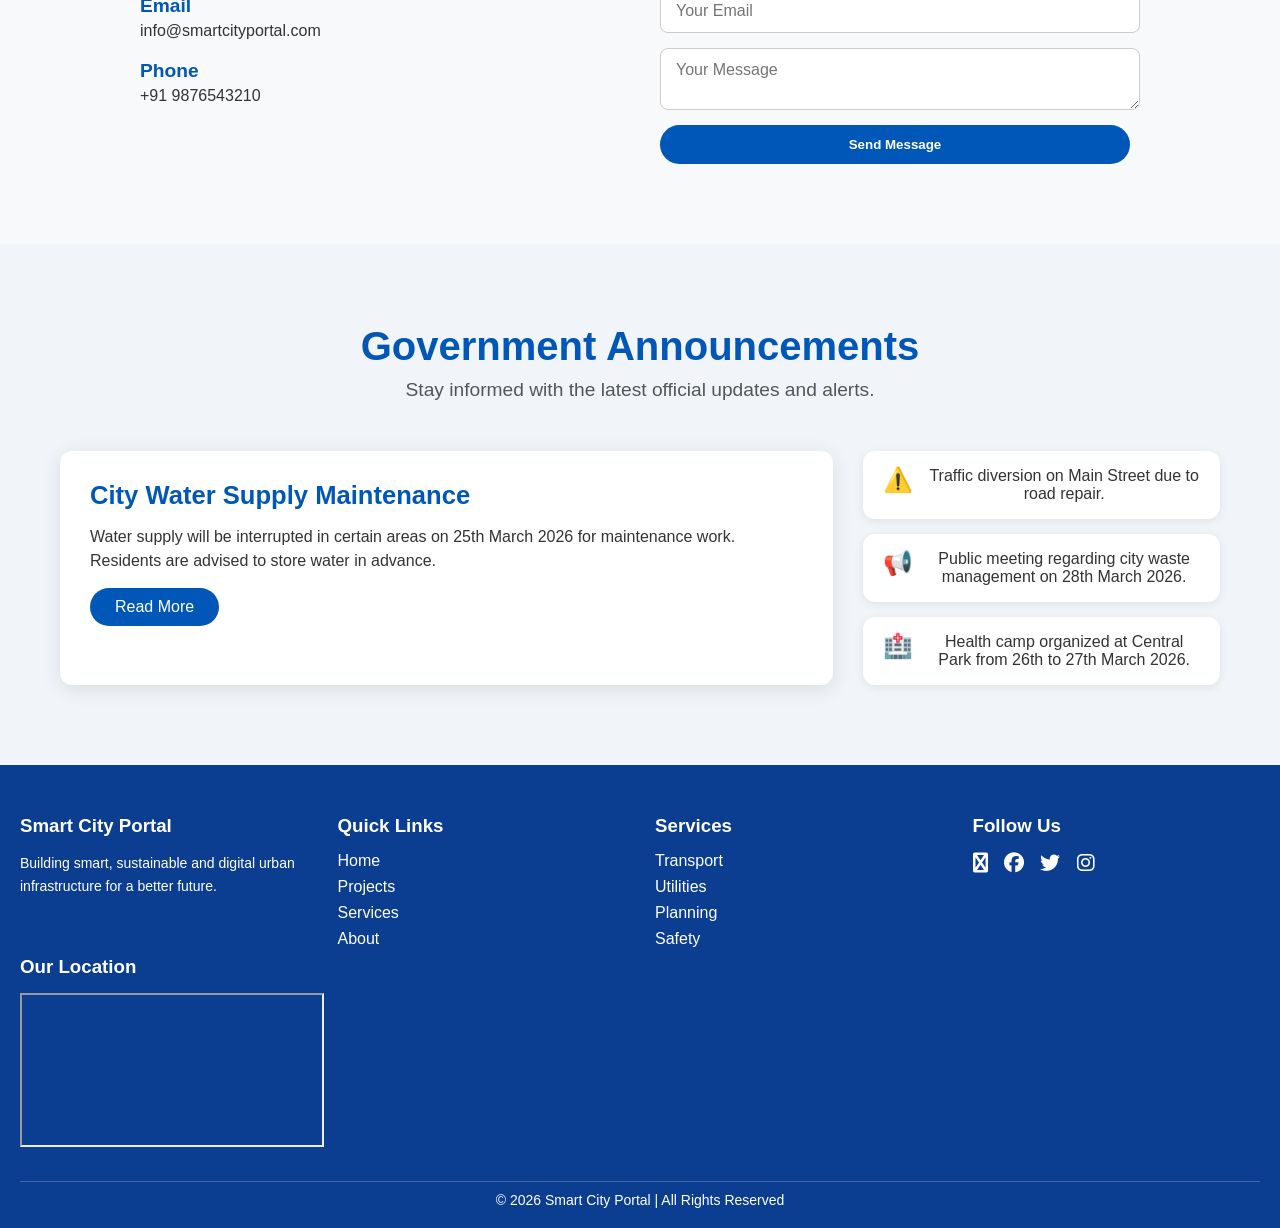
<file: news.html>
<!DOCTYPE html>
<html lang="en">
<head>
<meta charset="UTF-8">
<meta name="viewport" content="width=device-width, initial-scale=1.0">
<title>Gov Portal</title>
<link rel="stylesheet" href="style.css">
<link rel="stylesheet" href="https://cdnjs.cloudflare.com/ajax/libs/font-awesome/6.5.0/css/all.min.css">

</head>
<body>

<div class="navbar">

    <!-- LOGO -->
   <a href="news.html" class="logo">
    <img src="./images/white-logo.webp" alt="logo">
</a>

    <!-- HAMBURGER -->
    <div class="menu-toggle" onclick="toggleMenu()">☰</div>

    <!-- MENU -->
    <ul class="nav-links" id="navLinks">
<li class="dropdown">
    <a href="#" onclick="toggleDropdown(event)">Home ▾</a>
    
    <ul class="dropdown-content" id="dropdown">
        <li><a href="home1.html">Home 1</a></li>
        <li><a href="home2.html">Home 2</a></li>
    </ul>
</li>
          <li><a href="index.html">Home</a></li>
        <li><a href="infrastructure.html">Infrastructure</a></li>
        <li><a href="news.html">News</a></li>
        <li><a href="events.html">Events</a></li>
        <li><a href="contact.html">Contact</a></li>

    </ul>
</div>
<section class="news-section">
    <div class="container">
        <h2 class="section-title">Latest News</h2>
        <p class="section-subtitle">Stay updated with the latest projects, initiatives, and city developments.</p>

        <div class="news-grid">
            <div class="news-card">
                <img src="./images/singal launch.webp" alt="News 1">
                <div class="news-content">
                    <h3>Smart Traffic Signals Launched</h3>
                    <p>The city has implemented smart traffic signals to reduce congestion and improve safety.</p>
                    <a href="404.html" class="news-btn">Read More</a>
                </div>
            </div>

            <div class="news-card">
                <img src="./images/green inagration card.webp" alt="News 2">
                <div class="news-content">
                    <h3>New Green Park Inauguration</h3>
                    <p>A new eco-friendly green park has been inaugurated to promote sustainability and wellness.</p>
                    <a href="404.html" class="news-btn">Read More</a>
                </div>
            </div>

            <div class="news-card">
                <img src="./images/city wifi.webp" alt="News 3">
                <div class="news-content">
                    <h3>City Wi-Fi Expansion</h3>
                    <p>Free high-speed Wi-Fi zones are now available in more areas to enhance connectivity.</p>
                    <a href="404.html" class="news-btn">Read More</a>
                </div>
            </div>

            <div class="news-card">
                <img src="./images/electric bus card.webp" alt="News 4">
                <div class="news-content">
                    <h3>Electric Buses Introduced</h3>
                    <p>Electric buses are introduced to promote green mobility and reduce pollution.</p>
                    <a href="404.html" class="news-btn">Read More</a>
                </div>
            </div>
        </div>
    </div>
</section>
<section class="stats-section">
    <div class="container">
        <h2 class="section-title">City in Numbers</h2>
        <p class="section-subtitle">Some quick facts showing how our city is becoming smarter and better every day.</p>

        <div class="stats-grid">
            <div class="stat-card">
                <h3 class="counter" data-target="120">0</h3>
                <p>Smart Projects</p>
            </div>
            <div class="stat-card">
                <h3 class="counter" data-target="5000">0</h3>
                <p>Connected Sensors</p>
            </div>
            <div class="stat-card">
                <h3 class="counter" data-target="150">0</h3>
                <p>Green Initiatives</p>
            </div>
            <div class="stat-card">
                <h3 class="counter" data-target="300">0</h3>
                <p>Public Wi-Fi Zones</p>
            </div>
        </div>
    </div>
</section>

<section class="contact-section">
    <div class="container">
        <h2 class="section-title">Get in Touch</h2>
        <p class="section-subtitle">Have questions or suggestions? Reach out to us and be part of a smarter city.</p>

        <div class="contact-grid">
            <!-- Contact Info -->
            <div class="contact-info">
                <div class="info-item">
                    <h3>Address</h3>
                    <p>123 Smart City Avenue, Your City, Country</p>
                </div>
                <div class="info-item">
                    <h3>Email</h3>
                    <p>info@smartcityportal.com</p>
                </div>
                <div class="info-item">
                    <h3>Phone</h3>
                    <p>+91 9876543210</p>
                </div>
            </div>

            <!-- Contact Form -->
            <div class="contact-form">
                <form id="contactForm">
    <input type="text" id="name" placeholder="Your Name" required>
    <input type="email" id="email" placeholder="Your Email" required>
    <textarea id="message" placeholder="Your Message" required></textarea>

    <button type="submit" class="btn">Send Message</button>
</form>
            </div>
        </div>
    </div>
</section>

<section class="gov-announcements">
    <div class="container">
        <h2 class="section-title">Government Announcements</h2>
        <p class="section-subtitle">Stay informed with the latest official updates and alerts.</p>

        <div class="announcement-main">
            <div class="announcement-large">
                <h3>City Water Supply Maintenance</h3>
                <p>Water supply will be interrupted in certain areas on 25th March 2026 for maintenance work. Residents are advised to store water in advance.</p>
                <a href="404.html" class="btn-announcement">Read More</a>
            </div>

            <div class="announcement-list">
                <div class="announcement-item">
                    <span class="icon">⚠️</span>
                    <p>Traffic diversion on Main Street due to road repair.</p>
                </div>
                <div class="announcement-item">
                    <span class="icon">📢</span>
                    <p>Public meeting regarding city waste management on 28th March 2026.</p>
                </div>
                <div class="announcement-item">
                    <span class="icon">🏥</span>
                    <p>Health camp organized at Central Park from 26th to 27th March 2026.</p>
                </div>
            </div>
        </div>
    </div>
</section>

<footer class="footer">

    <div class="footer-container">

        <!-- ABOUT -->
        <div class="footer-box">
            <h3>Smart City Portal</h3>
            <p>Building smart, sustainable and digital urban infrastructure for a better future.</p>
        </div>

        <!-- LINKS -->
        <div class="footer-box">
            <h3>Quick Links</h3>
            <ul>
                <li><a href="index.html">Home</a></li>
                <li><a href="project.html">Projects</a></li>
                <li><a href="services.html">Services</a></li>
                <li><a href="about.html">About</a></li>
            </ul>
        </div>

        <!-- SERVICES -->
        <div class="footer-box">
            <h3>Services</h3>
            <ul>
                 <li><a href="404.html">Transport</a></li>
                <li><a href="404.html">Utilities</a></li>
                <li><a href="404.html">Planning</a></li>
                <li><a href="404.html">Safety</a></li>
            </ul>
        </div>

        <!-- SOCIAL -->
        <div class="footer-box">
            <h3>Follow Us</h3>
            <div class="social-icons">
                <a href="404.html"><i class="fa-brands fa-globe"></i></a>
                <a href="404.html"><i class="fa-brands fa-facebook"></i></a>
                <a href="404.html"><i class="fa-brands fa-twitter"></i></a>
                <a href="404.html"><i class="fa-brands fa-instagram"></i></a>
            </div>
        </div>

    </div>
<div class="footer-box map-box">
    <h3>Our Location</h3>

    <div class="map-container">
        <iframe 
            src="https://www.google.com/maps?q=Hyderabad&output=embed"
            loading="lazy">
        </iframe>
    </div>
</div>
    <!-- BOTTOM -->
    <div class="footer-bottom">
        <p>© 2026 Smart City Portal | All Rights Reserved</p>
    </div>

</footer>



<script id="formfix01">
document.getElementById("contactForm").addEventListener("submit", function(e) {
    e.preventDefault(); // stop default submit

    let name = document.getElementById("name").value.trim();
    let email = document.getElementById("email").value.trim();
    let message = document.getElementById("message").value.trim();

    if (name !== "" && email !== "" && message !== "") {
        // ✅ All fields filled → redirect
        window.location.href = "404.html";
    } else {
        // ❌ Show browser validation
        alert("Please fill all fields correctly!");
    }
});
</script>
<script>
const counters = document.querySelectorAll('.counter');

counters.forEach(counter => {
    const updateCount = () => {
        const target = +counter.getAttribute('data-target');
        const count = +counter.innerText;
        const speed = 200; // lower = faster
        const increment = target / speed;

        if(count < target){
            counter.innerText = Math.ceil(count + increment);
            setTimeout(updateCount, 20);
        } else {
            counter.innerText = target;
        }
    };
    updateCount();
});
</script>
<script>
function toggleMenu() {
    document.getElementById("navLinks").classList.toggle("active");
}

function toggleDropdown(e) {
    e.preventDefault();
    document.getElementById("dropdown").classList.toggle("show");
}

/* close dropdown when clicking outside */
window.onclick = function(e) {
    if (!e.target.closest(".dropdown")) {
        document.getElementById("dropdown").classList.remove("show");
    }
}
</script>

</body>
</html>
</file>
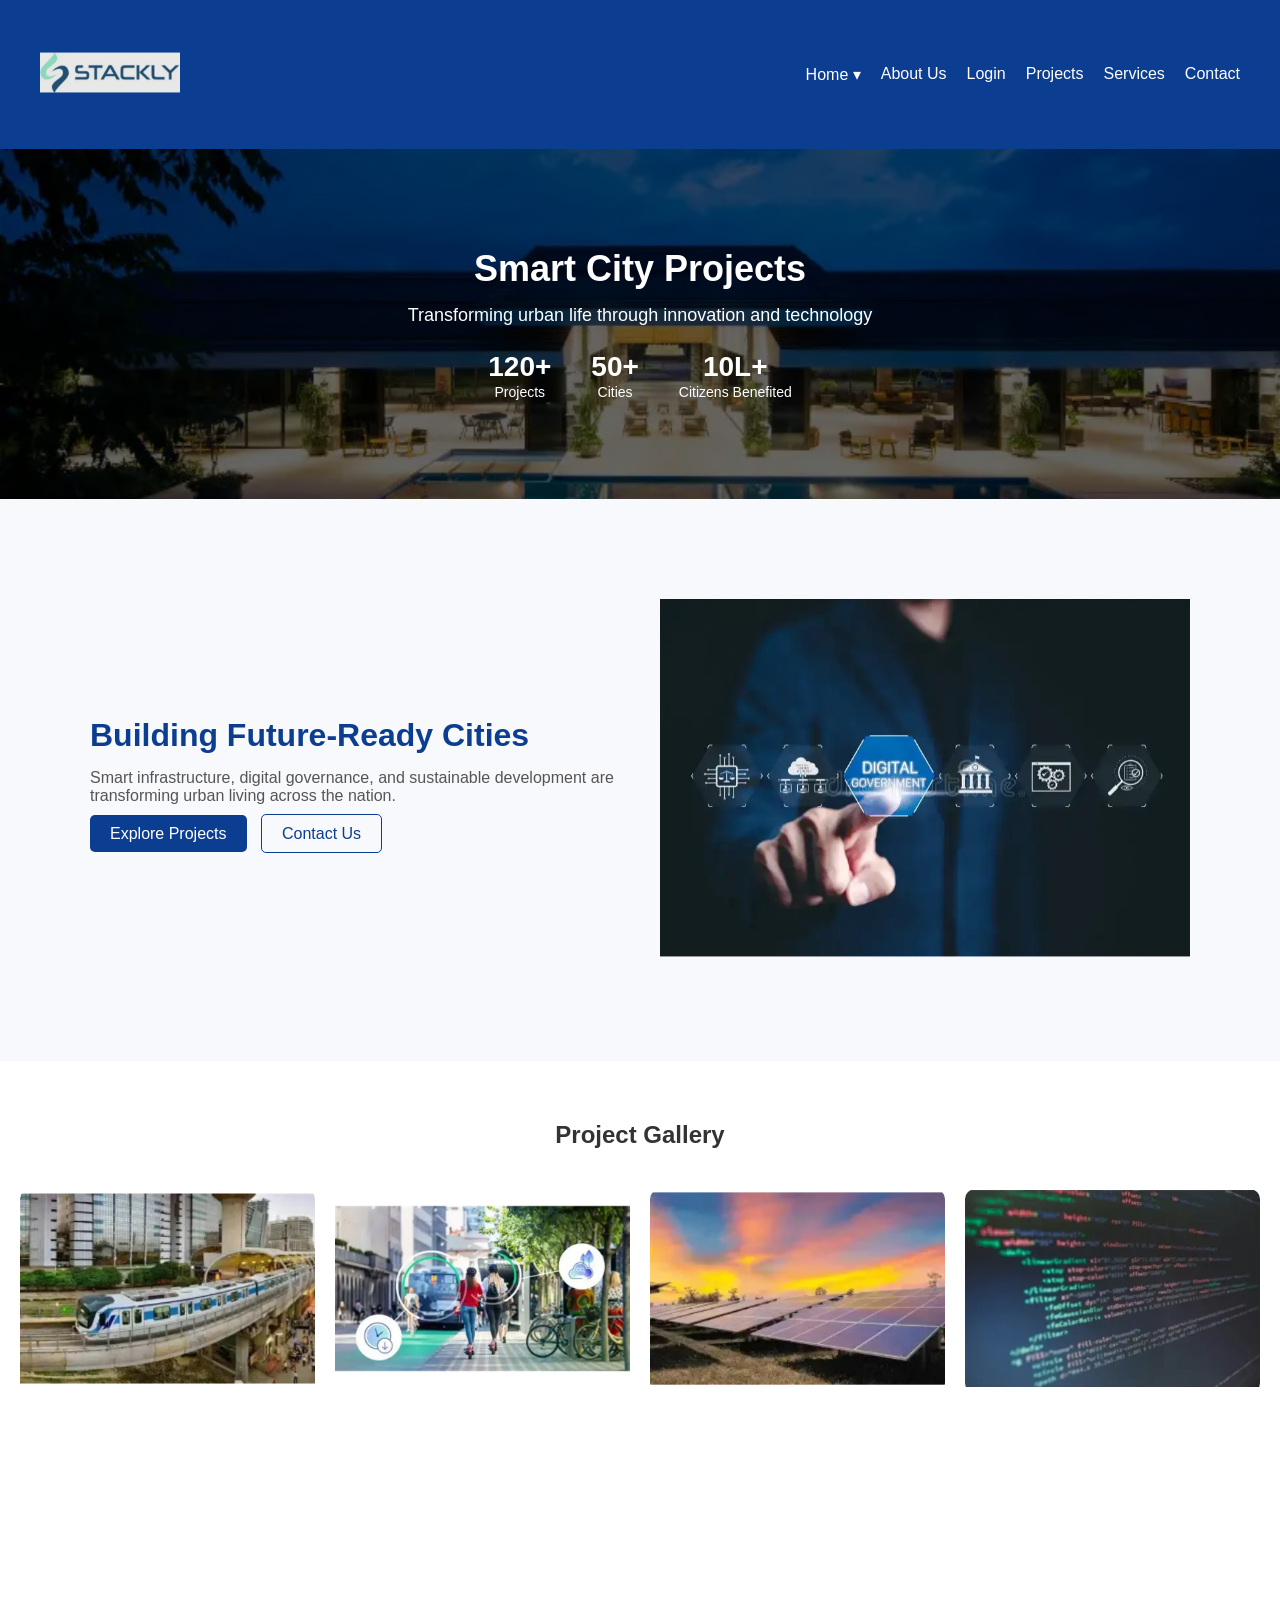
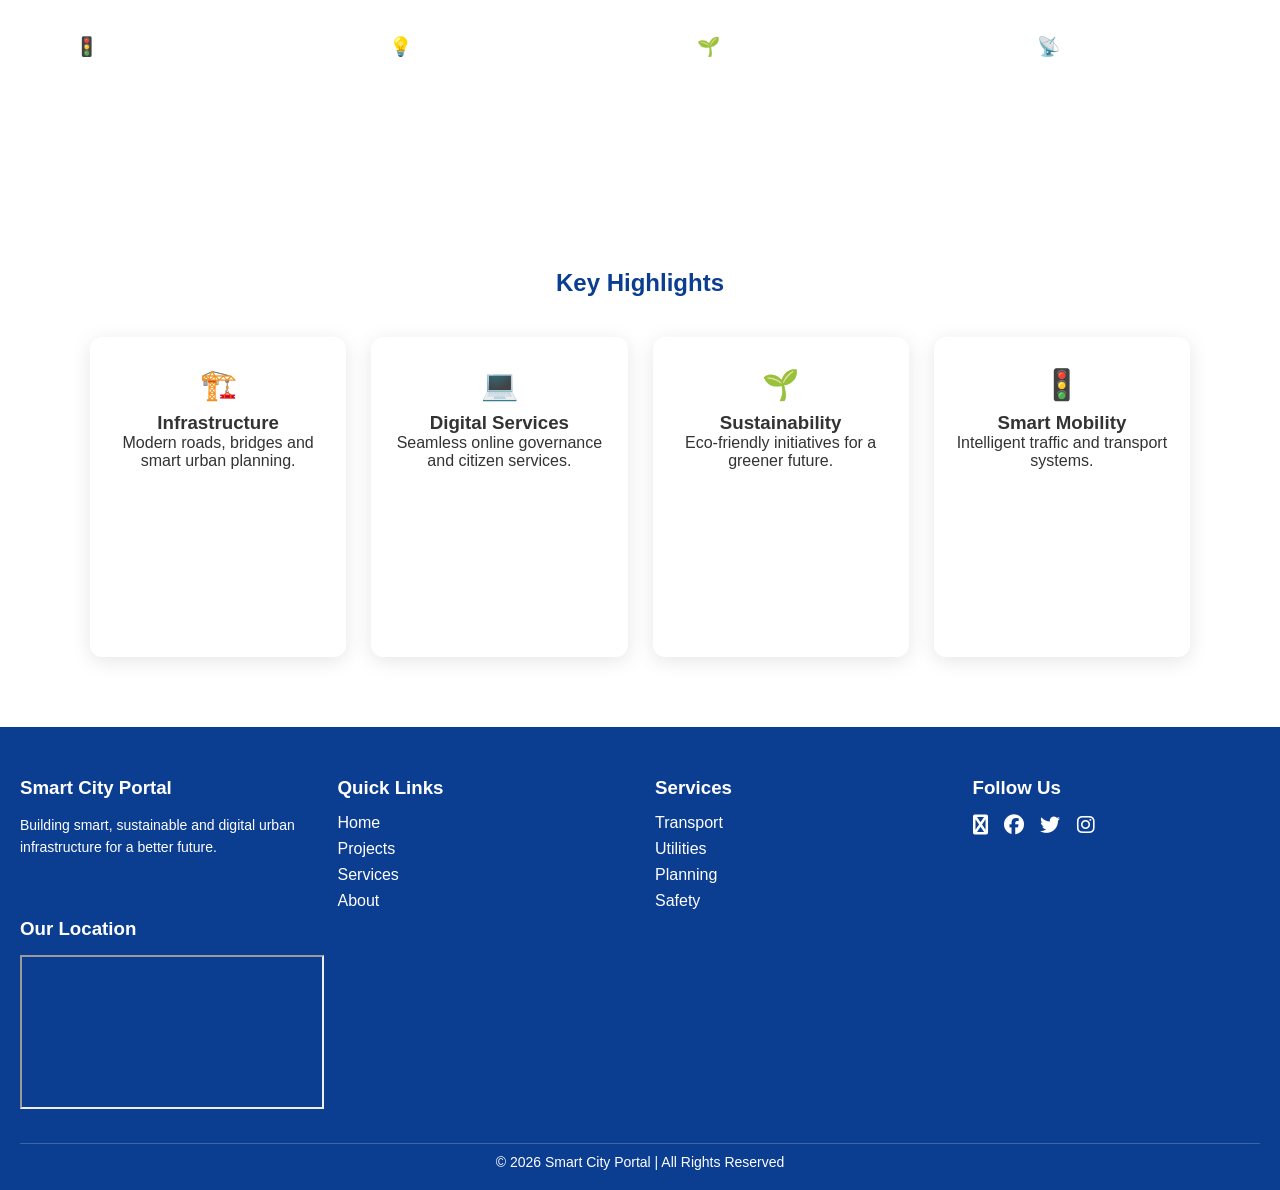
<file: project.html>
<!DOCTYPE html>
<html lang="en">
<head>
<meta charset="UTF-8">
<meta name="viewport" content="width=device-width, initial-scale=1.0">
<title>Gov Portal</title>
<link rel="stylesheet" href="style.css">
<link rel="stylesheet" href="https://cdnjs.cloudflare.com/ajax/libs/font-awesome/6.5.0/css/all.min.css">

</head>
<body>

<div class="navbar">

    <!-- LOGO -->
   <a href="project.html" class="logo">
    <img src="./images/white-logo.webp" alt="logo">
</a>

    <!-- HAMBURGER -->
    <div class="menu-toggle" onclick="toggleMenu()">☰</div>

    <!-- MENU -->
     <ul class="nav-links" id="navLinks">
<li class="dropdown">
    <a href="#" onclick="toggleDropdown(event)">Home ▾</a>
    
    <ul class="dropdown-content" id="dropdown">
        <li><a href="home1.html">Home 1</a></li>
        <li><a href="home2.html">Home 2</a></li>
    </ul>
</li>
        <li><a href="about.html">About Us</a></li>
        <li><a href="login.html">Login</a></li>
        <li><a href="project.html">Projects</a></li>
        <li><a href="services.html">Services</a></li>
        <li><a href="contact.html">Contact</a></li>

    </ul>
</div>
<section class="projects-hero-advanced">

    <div class="hero-content">
        <h1>Smart City Projects</h1>
        <p>Transforming urban life through innovation and technology</p>

        <!-- STATS -->
        <div class="hero-stats">
            <div>
                <h2>120+</h2>
                <span>Projects</span>
            </div>
            <div>
                <h2>50+</h2>
                <span>Cities</span>
            </div>
            <div>
                <h2>10L+</h2>
                <span>Citizens Benefited</span>
            </div>
        </div>
    </div>

</section> 
<section class="showcase">

    <div class="showcase-container">

        <!-- LEFT CONTENT -->
        <div class="showcase-text">
            <h2>Building Future-Ready Cities</h2>
            <p>
                Smart infrastructure, digital governance, and sustainable development 
                are transforming urban living across the nation.
            </p>

            <div class="showcase-buttons">
                <a href="404.html" class="btn">Explore Projects</a>
                <a href="404.html" class="btn-outline">Contact Us</a>
            </div>
        </div>

        <!-- RIGHT IMAGE -->
        <div class="showcase-image">
            <img src="./images/smart utilities.webp">
        </div>

    </div>

</section>
<section class="project-gallery">

    <h2>Project Gallery</h2>

    <div class="gallery-container">

        <div class="gallery-card">
            <img src="./images/metro rail.webp">
            <div class="overlay">
                <h3>Metro Rail</h3>
            </div>
        </div>

        <div class="gallery-card">
            <img src="./images/smart roads.webp">
            <div class="overlay">
                <h3>Smart Roads</h3>
            </div>
        </div>

        <div class="gallery-card">
            <img src="./images/solar energy.webp">
            <div class="overlay">
                <h3>Solar Energy</h3>
            </div>
        </div>

        <div class="gallery-card">
            <img src="./images/digital services.webp">
            <div class="overlay">
                <h3>Digital Services</h3>
            </div>
        </div>

    </div>

</section>

<section class="smart-impact">

    <h2>Smart City Impact</h2>

    <div class="impact-container">

        <div class="impact-card">
            <h3>🚦 Traffic Reduction</h3>
            <p>AI-based traffic systems reducing congestion</p>
        </div>

        <div class="impact-card">
            <h3>💡 Energy Efficiency</h3>
            <p>Smart grids optimizing electricity usage</p>
        </div>

        <div class="impact-card">
            <h3>🌱 Green Environment</h3>
            <p>Eco-friendly solutions improving sustainability</p>
        </div>

        <div class="impact-card">
            <h3>📡 Digital Access</h3>
            <p>Better connectivity for citizens and services</p>
        </div>

    </div>

</section>
<section class="highlights">

    <h2>Key Highlights</h2>

    <div class="highlights-container">

        <div class="highlight-card">
            <div class="icon">🏗️</div>
            <h3>Infrastructure</h3>
            <p>Modern roads, bridges and smart urban planning.</p>
        </div>

        <div class="highlight-card">
            <div class="icon">💻</div>
            <h3>Digital Services</h3>
            <p>Seamless online governance and citizen services.</p>
        </div>

        <div class="highlight-card">
            <div class="icon">🌱</div>
            <h3>Sustainability</h3>
            <p>Eco-friendly initiatives for a greener future.</p>
        </div>

        <div class="highlight-card">
            <div class="icon">🚦</div>
            <h3>Smart Mobility</h3>
            <p>Intelligent traffic and transport systems.</p>
        </div>

    </div>

</section>
<footer class="footer">

    <div class="footer-container">

        <!-- ABOUT -->
        <div class="footer-box">
            <h3>Smart City Portal</h3>
            <p>Building smart, sustainable and digital urban infrastructure for a better future.</p>
        </div>

        <!-- LINKS -->
        <div class="footer-box">
            <h3>Quick Links</h3>
            <ul>
                <li><a href="index.html">Home</a></li>
                <li><a href="project.html">Projects</a></li>
                <li><a href="services.html">Services</a></li>
                <li><a href="about.html">About</a></li>
            </ul>
        </div>

        <!-- SERVICES -->
        <div class="footer-box">
            <h3>Services</h3>
            <ul>
               <li><a href="404.html">Transport</a></li>
                <li><a href="404.html">Utilities</a></li>
                <li><a href="404.html">Planning</a></li>
                <li><a href="404.html">Safety</a></li>
            </ul>
        </div>

        <!-- SOCIAL -->
        <div class="footer-box">
            <h3>Follow Us</h3>
            <div class="social-icons">
                <a href="404.html"><i class="fa-brands fa-globe"></i></a>
                <a href="404.html"><i class="fa-brands fa-facebook"></i></a>
                <a href="404.html"><i class="fa-brands fa-twitter"></i></a>
                <a href="404.html"><i class="fa-brands fa-instagram"></i></a>
            </div>
        </div>

    </div>

    <div class="footer-box map-box">
    <h3>Our Location</h3>

    <div class="map-container">
        <iframe 
            src="https://www.google.com/maps?q=Hyderabad&output=embed"
            loading="lazy">
        </iframe>
    </div>
</div>

    <!-- BOTTOM -->
    <div class="footer-bottom">
        <p>© 2026 Smart City Portal | All Rights Reserved</p>
    </div>

</footer>
<script>
function toggleMenu() {
    document.getElementById("navLinks").classList.toggle("active");
}

function toggleDropdown(e) {
    e.preventDefault();
    document.getElementById("dropdown").classList.toggle("show");
}

/* close dropdown when clicking outside */
window.onclick = function(e) {
    if (!e.target.closest(".dropdown")) {
        document.getElementById("dropdown").classList.remove("show");
    }
}
</script>

</body>
</html>
</file>
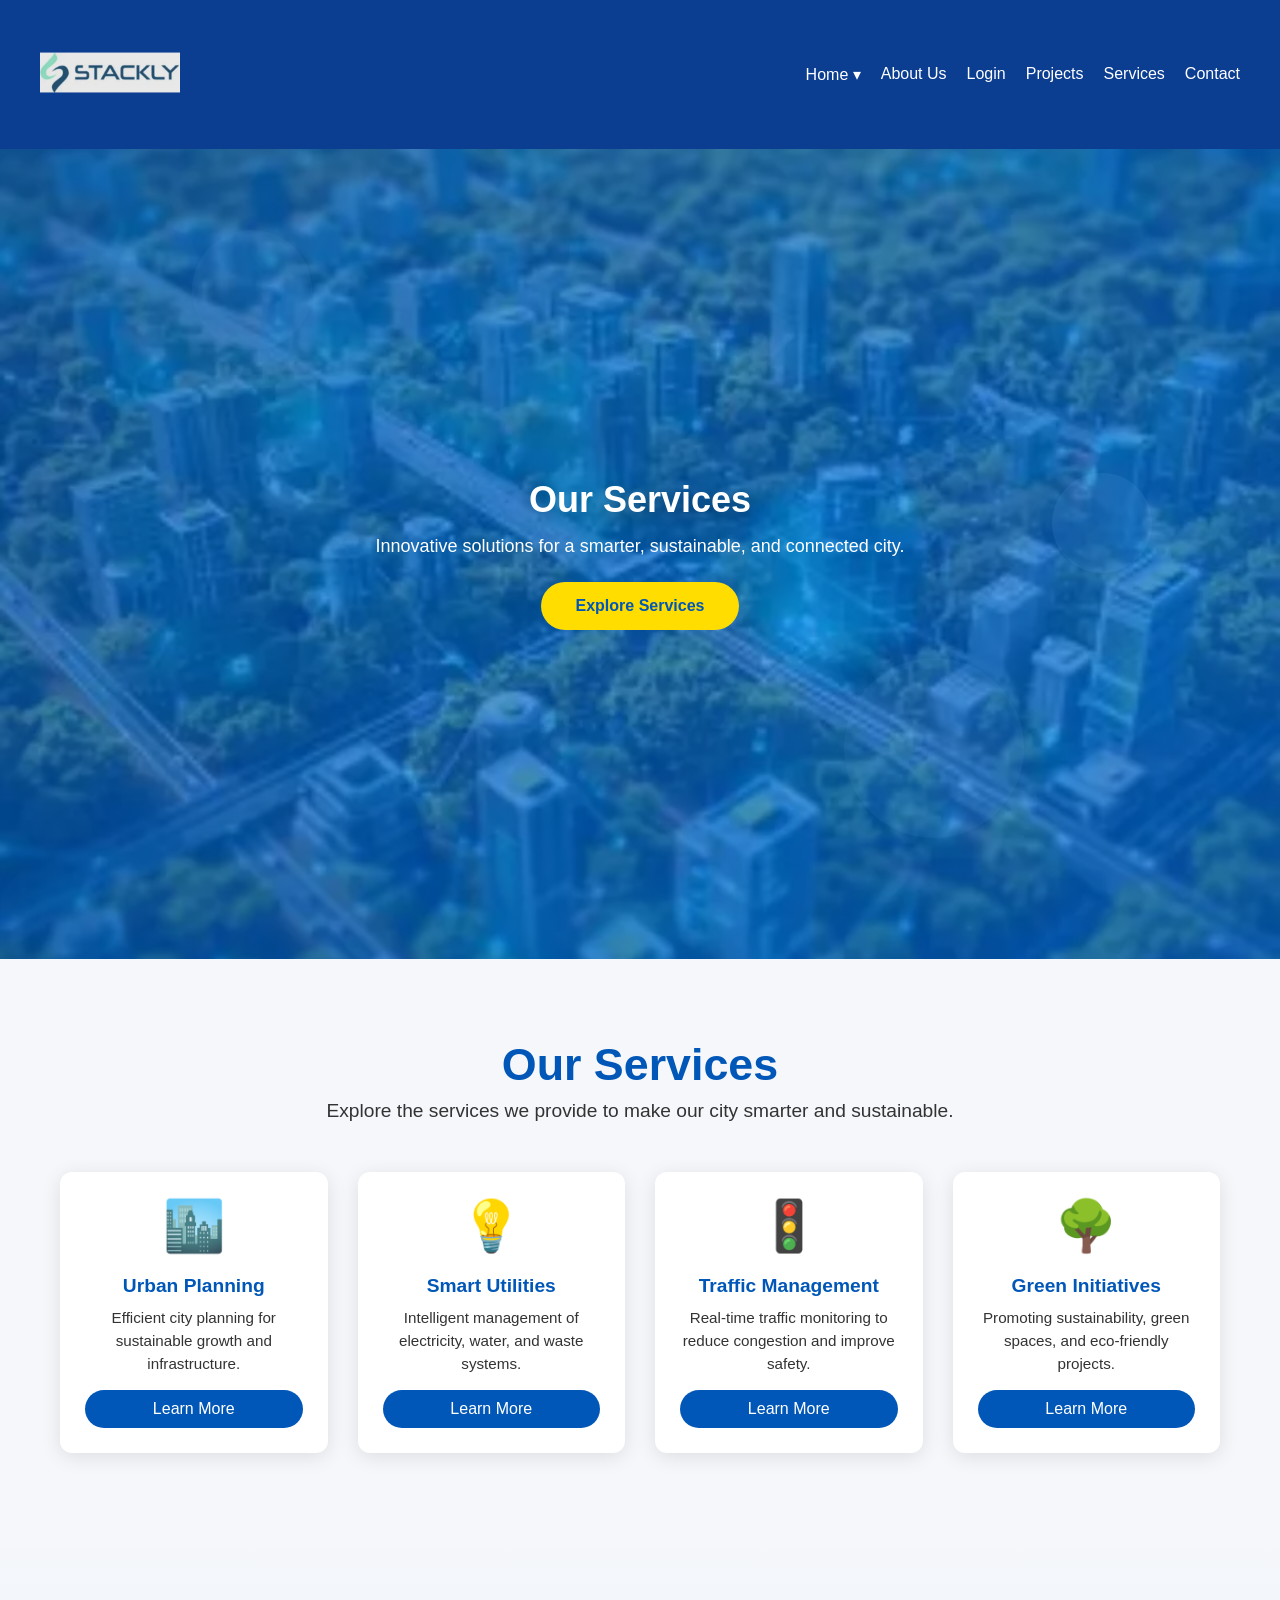
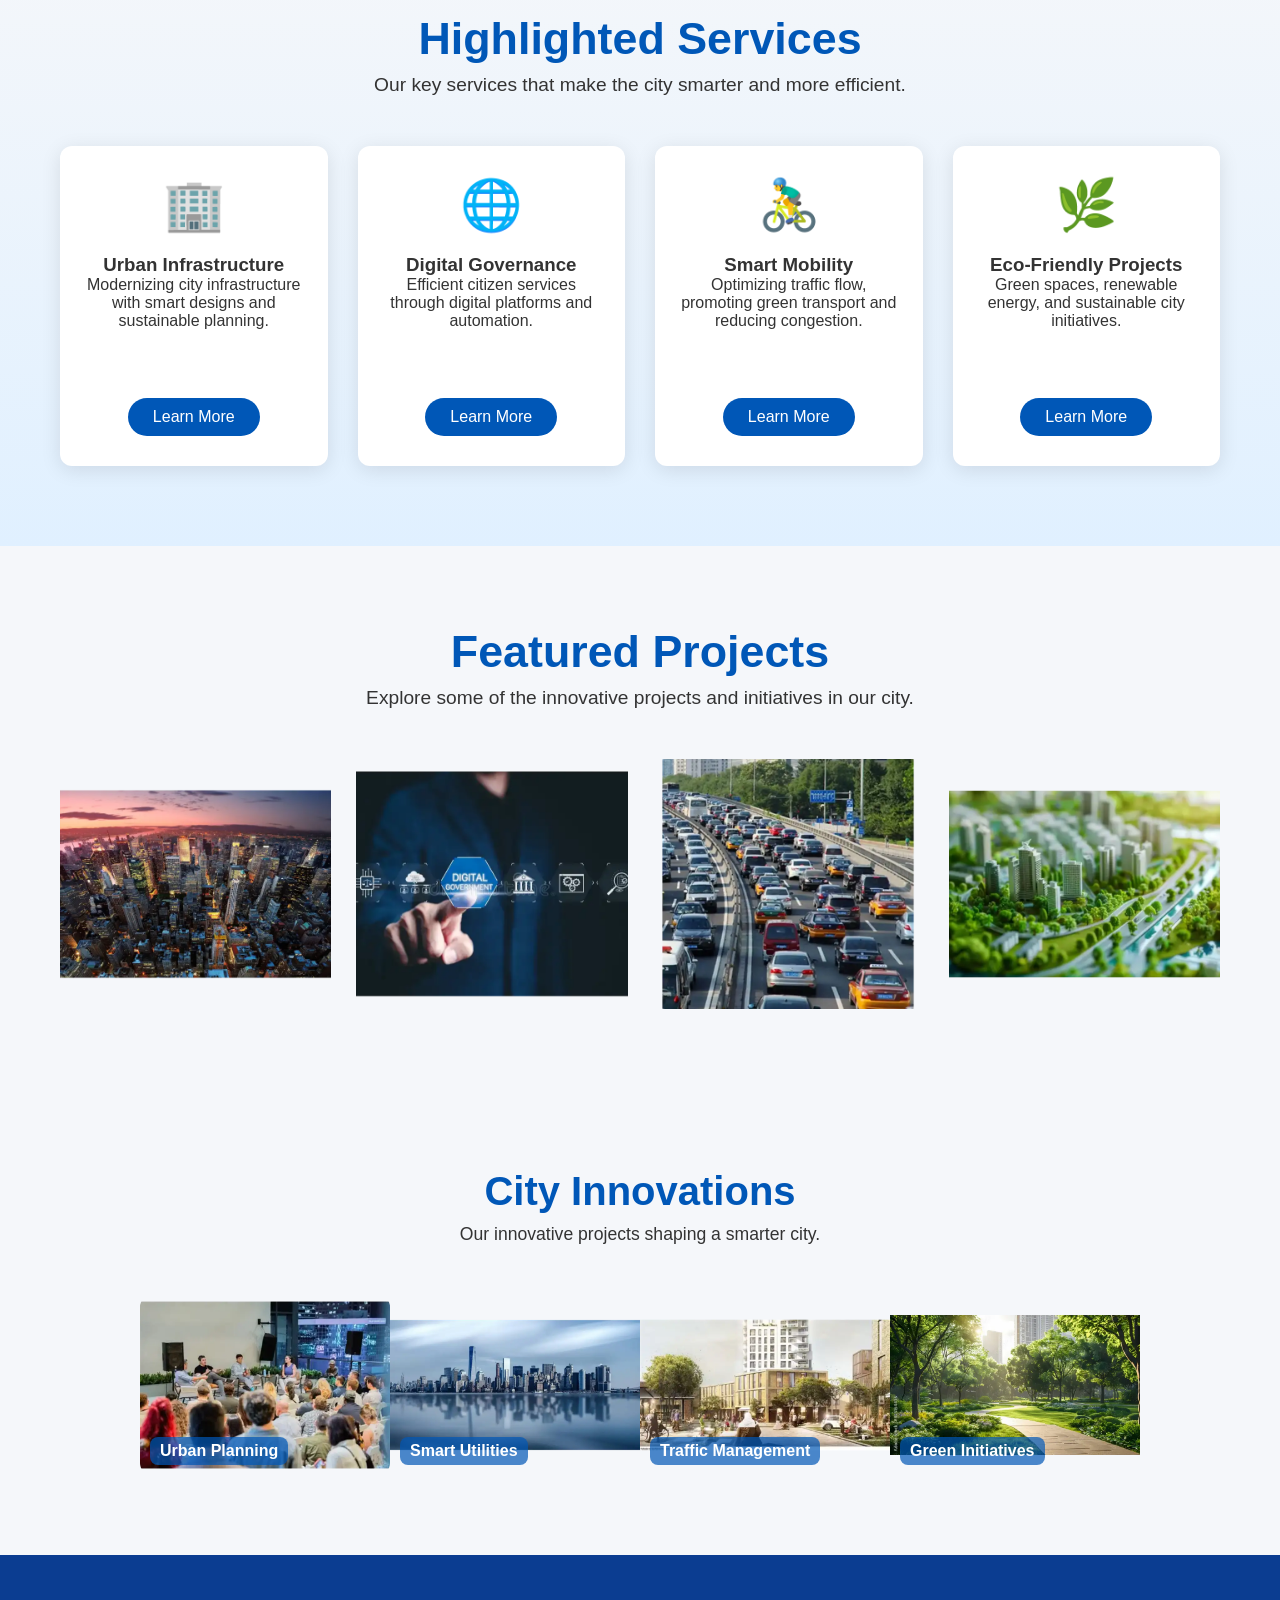
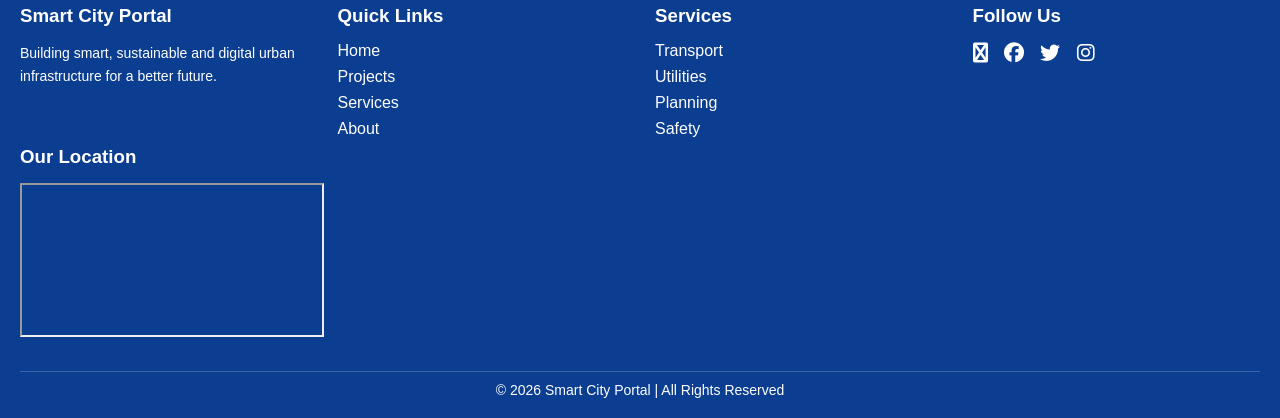
<file: services.html>
<!DOCTYPE html>
<html lang="en">
<head>
<meta charset="UTF-8">
<meta name="viewport" content="width=device-width, initial-scale=1.0">
<title>Gov Portal</title>
<link rel="stylesheet" href="style.css">
<link rel="stylesheet" href="https://cdnjs.cloudflare.com/ajax/libs/font-awesome/6.5.0/css/all.min.css">

</head>
<body>

<div class="navbar">

    <!-- LOGO -->
   <a href="services.html" class="logo">
    <img src="./images/white-logo.webp" alt="logo">
</a>

    <!-- HAMBURGER -->
    <div class="menu-toggle" onclick="toggleMenu()">☰</div>

    <!-- MENU -->
    <ul class="nav-links" id="navLinks">
<li class="dropdown">
    <a href="#" onclick="toggleDropdown(event)">Home ▾</a>
    
    <ul class="dropdown-content" id="dropdown">
        <li><a href="home1.html">Home 1</a></li>
        <li><a href="home2.html">Home 2</a></li>
    </ul>
</li>
        <li><a href="about.html">About Us</a></li>
        <li><a href="login.html">Login</a></li>
        <li><a href="project.html">Projects</a></li>
        <li><a href="services.html">Services</a></li>
        <li><a href="contact.html">Contact</a></li>

    </ul>
</div>
<!-- Advanced Hero Section -->
<section class="hero-advanced">
    <div class="hero-overlay"></div>
    <div class="hero-content">
        <h1 class="hero-title">Our Services</h1>
        <p class="hero-subtitle">Innovative solutions for a smarter, sustainable, and connected city.</p>
     <a href="404.html" class="hero-btn">Explore Services</a>
    </div>
    
    <!-- Floating shapes for animation -->
    <div class="floating-shape shape1"></div>
    <div class="floating-shape shape2"></div>
    <div class="floating-shape shape3"></div>
</section>

<section id="services-section" class="services-section">
    <div class="container">
        <h2 class="section-title">Our Services</h2>
        <p class="section-subtitle">Explore the services we provide to make our city smarter and sustainable.</p>
        
        <div class="services-grid">
            <div class="service-card">
                <div class="service-icon">🏙️</div>
                <h3>Urban Planning</h3>
                <p>Efficient city planning for sustainable growth and infrastructure.</p>
                <a href="404.html" class="learn-more-btn">Learn More</a>
            </div>
            
            <div class="service-card">
                <div class="service-icon">💡</div>
                <h3>Smart Utilities</h3>
                <p>Intelligent management of electricity, water, and waste systems.</p>
                <a href="404.html" class="learn-more-btn">Learn More</a>
            </div>
            
            <div class="service-card">
                <div class="service-icon">🚦</div>
                <h3>Traffic Management</h3>
                <p>Real-time traffic monitoring to reduce congestion and improve safety.</p>
                <a href="404.html" class="learn-more-btn">Learn More</a>
            </div>
            
            <div class="service-card">
                <div class="service-icon">🌳</div>
                <h3>Green Initiatives</h3>
                <p>Promoting sustainability, green spaces, and eco-friendly projects.</p>
                <a href="404.html" class="learn-more-btn">Learn More</a>
            </div>
        </div>
    </div>
</section>

<section class="highlights-section">
    <div class="container">
        <h2 class="section-title">Highlighted Services</h2>
        <p class="section-subtitle">Our key services that make the city smarter and more efficient.</p>

        <div class="highlights-grid">
            <div class="highlight-card wow">
                <div class="highlight-icon">🏢</div>
                <h3>Urban Infrastructure</h3>
                <p>Modernizing city infrastructure with smart designs and sustainable planning.</p>
                <a href="404.html" class="learn-more-btn">Learn More</a>
            </div>

            <div class="highlight-card wow">
                <div class="highlight-icon">🌐</div>
                <h3>Digital Governance</h3>
                <p>Efficient citizen services through digital platforms and automation.</p>
                <a href="404.html" class="learn-more-btn">Learn More</a>
            </div>

            <div class="highlight-card wow">
                <div class="highlight-icon">🚴‍♂️</div>
                <h3>Smart Mobility</h3>
                <p>Optimizing traffic flow, promoting green transport and reducing congestion.</p>
                <a href="404.html" class="learn-more-btn">Learn More</a>
            </div>

            <div class="highlight-card wow">
                <div class="highlight-icon">🌿</div>
                <h3>Eco-Friendly Projects</h3>
                <p>Green spaces, renewable energy, and sustainable city initiatives.</p>
                <a href="404.html" class="learn-more-btn">Learn More</a>
            </div>
        </div>
    </div>
</section>

<section class="image-section">
    <div class="container">
        <h2 class="section-title">Featured Projects</h2>
        <p class="section-subtitle">Explore some of the innovative projects and initiatives in our city.</p>

        <div class="image-grid">
            <div class="image-card">
                <img src="./images/urban planing.webp" alt="Urban Planning">
                <div class="image-overlay">
                    <h3>Urban Planning</h3>
                    <a href="404.html" class="btn-overlay">Learn More</a>
                </div>
            </div>

            <div class="image-card">
                <img src="./images/smart utilities.webp" alt="Smart Utilities">
                <div class="image-overlay">
                    <h3>Smart Utilities</h3>
                    <a href="404.html" class="btn-overlay">Learn More</a>
                </div>
            </div>

            <div class="image-card">
                <img src="./images/trafic management.webp" alt="Traffic Management">
                <div class="image-overlay">
                    <h3>Traffic Management</h3>
                    <a href="404.html" class="btn-overlay">Learn More</a>
                </div>
            </div>

            <div class="image-card">
                <img src="./images/green mangment.webp" alt="Green Initiatives">
                <div class="image-overlay">
                    <h3>Green Initiatives</h3>
                    <a href="404.html" class="btn-overlay">Learn More</a>
                </div>
            </div>
        </div>
    </div>
</section>

<section class="overlap-image-section">
    <div class="container">
        <h2 class="section-title">City Innovations</h2>
        <p class="section-subtitle">Our innovative projects shaping a smarter city.</p>

        <div class="overlap-images">
            <div class="image-item" style="background-image: url('./images/urban\ card.webp');">
                <span>Urban Planning</span>
            </div>
            <div class="image-item" style="background-image: url('./images/smart\ city\ card.webp');">
                <span>Smart Utilities</span>
            </div>
            <div class="image-item" style="background-image: url('./images/traffic\ mangment\ card.webp');">
                <span>Traffic Management</span>
            </div>
            <div class="image-item" style="background-image: url('./images/grren\ card.webp');">
                <span>Green Initiatives</span>
            </div>
        </div>
    </div>
</section>
<footer class="footer">

    <div class="footer-container">

        <!-- ABOUT -->
        <div class="footer-box">
            <h3>Smart City Portal</h3>
            <p>Building smart, sustainable and digital urban infrastructure for a better future.</p>
        </div>

        <!-- LINKS -->
        <div class="footer-box">
            <h3>Quick Links</h3>
            <ul>
                <li><a href="index.html">Home</a></li>
                <li><a href="project.html">Projects</a></li>
                <li><a href="services.html">Services</a></li>
                <li><a href="about.html">About</a></li>
            </ul>
        </div>

        <!-- SERVICES -->
        <div class="footer-box">
            <h3>Services</h3>
            <ul>
               <li><a href="404.html">Transport</a></li>
                <li><a href="404.html">Utilities</a></li>
                <li><a href="404.html">Planning</a></li>
                <li><a href="404.html">Safety</a></li>
            </ul>
        </div>

        <!-- SOCIAL -->
        <div class="footer-box">
            <h3>Follow Us</h3>
            <div class="social-icons">
                <a href="404.html"><i class="fa-brands fa-globe"></i></a>
                <a href="404.html"><i class="fa-brands fa-facebook"></i></a>
                <a href="404.html"><i class="fa-brands fa-twitter"></i></a>
                <a href="404.html"><i class="fa-brands fa-instagram"></i></a>
            </div>
        </div>

    </div>
<div class="footer-box map-box">
    <h3>Our Location</h3>

    <div class="map-container">
        <iframe 
            src="https://www.google.com/maps?q=Hyderabad&output=embed"
            loading="lazy">
        </iframe>
    </div>
</div>
    <!-- BOTTOM -->
    <div class="footer-bottom">
        <p>© 2026 Smart City Portal | All Rights Reserved</p>
    </div>

</footer>
<script>
    const wowElements = document.querySelectorAll('.wow');

    function revealOnScroll() {
        const triggerBottom = window.innerHeight * 0.85;

        wowElements.forEach(el => {
            const elementTop = el.getBoundingClientRect().top;

            if(elementTop < triggerBottom){
                el.classList.add('show');
            }
        });
    }

    window.addEventListener('scroll', revealOnScroll);
    window.addEventListener('load', revealOnScroll);
</script>
<script>
function toggleMenu() {
    document.getElementById("navLinks").classList.toggle("active");
}

function toggleDropdown(e) {
    e.preventDefault();
    document.getElementById("dropdown").classList.toggle("show");
}

/* close dropdown when clicking outside */
window.onclick = function(e) {
    if (!e.target.closest(".dropdown")) {
        document.getElementById("dropdown").classList.remove("show");
    }
}
</script>

</body>
</html>
</file>
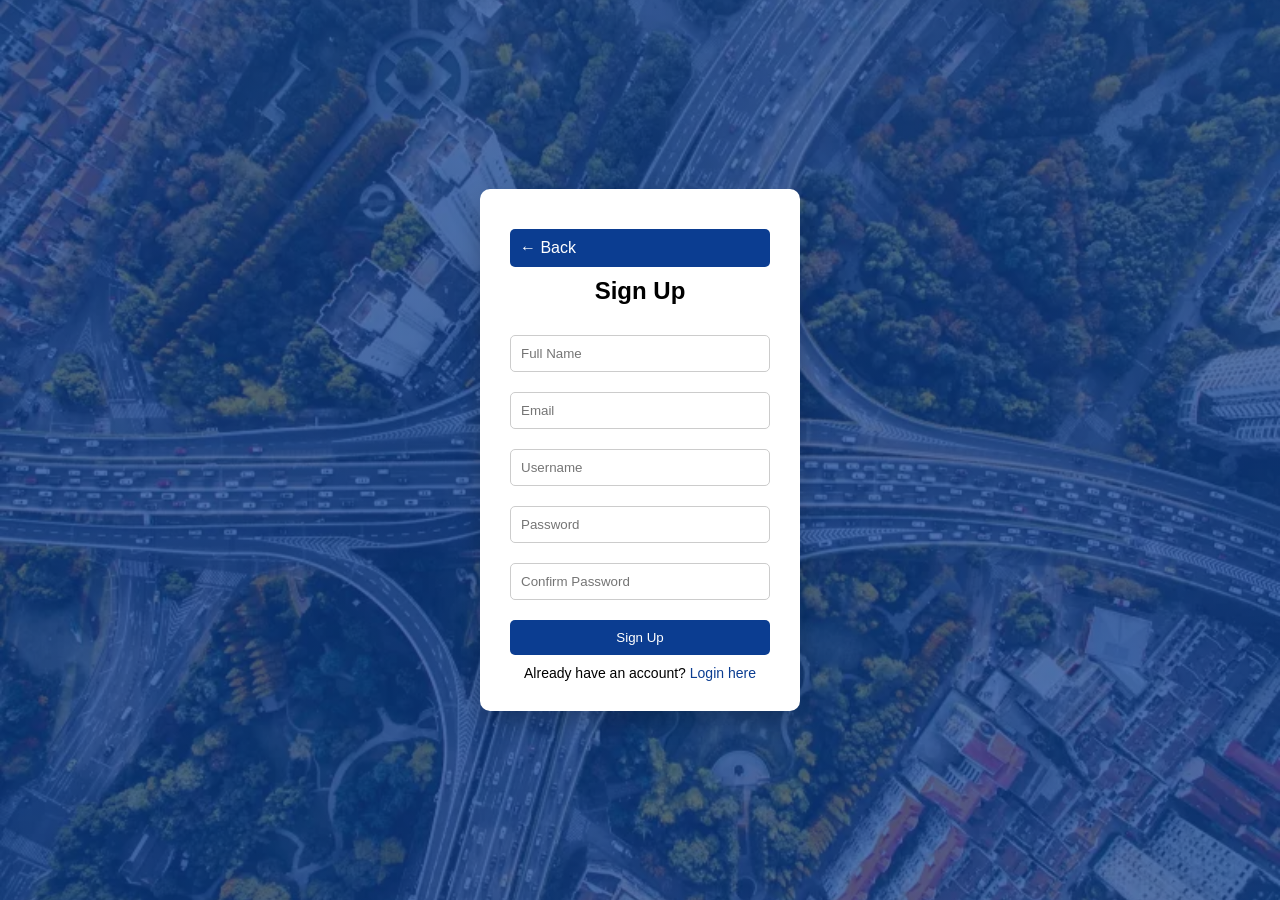
<file: signup.html>
<!DOCTYPE html>
<html lang="en">
<head>
<meta charset="UTF-8">
<meta name="viewport" content="width=device-width, initial-scale=1.0">
<title>Sign Up</title>

<style>
* { margin:0; padding:0; box-sizing:border-box; font-family:Arial; }

/* BACKGROUND */
body {
    height:100vh; display:flex; justify-content:center; align-items:center;
    background: linear-gradient(rgba(11,61,145,0.7), rgba(11,61,145,0.7)),
    url('./images/paralox.webp');
    background-size:cover; background-position:center;
}

/* CONTAINER */
.signup-container {
    background:white; padding:30px; width:320px; border-radius:10px;
    text-align:center; box-shadow:0 10px 25px rgba(0,0,0,0.2); animation:fadeIn 0.8s ease;
}

.signup-container h2 { margin-bottom:20px; }

.signup-container input { width:100%; padding:10px; margin:10px 0; border:1px solid #ccc; border-radius:5px; }

.signup-container button {
    width:100%; padding:10px; background:#0b3d91; color:white; border:none; border-radius:5px; cursor:pointer; margin-top:10px;
}

.signup-container button:hover { background:#062c6b; }

.back-btn { background:none; border:none; color:#0b3d91; font-size:16px; cursor:pointer; margin-bottom:10px; display:block; text-align:left; }
.back-btn:hover { text-decoration:underline; }

.signup-container p { margin-top:10px; font-size:14px; }
.signup-container a { color:#0b3d91; text-decoration:none; }

@keyframes fadeIn { from { opacity:0; transform:translateY(30px); } to { opacity:1; transform:translateY(0); } }
@media(max-width:400px){ .signup-container { width:90%; } }
</style>
</head>
<body>

<div class="signup-container">

    <button class="back-btn" onclick="goBack()">← Back</button>
    <h2>Sign Up</h2>

    <form id="signupForm">
        <input type="text" id="fullname" placeholder="Full Name" required>
        <input type="email" id="email" placeholder="Email" required>
        <input type="text" id="username" placeholder="Username" required>
        <input type="password" id="password" placeholder="Password" required>
        <input type="password" id="confirmPassword" placeholder="Confirm Password" required>

        <button type="submit">Sign Up</button>
    </form>

    <p>Already have an account? <a href="login.html">Login here</a></p>
</div>

<script>
document.getElementById('signupForm').addEventListener('submit', function(e) {
    e.preventDefault();

    const password = document.getElementById('password').value;
    const confirmPassword = document.getElementById('confirmPassword').value;

    if(password === confirmPassword) {
        // Redirect to 404 page instead of login
        window.location.href = "404.html";
    } else {
        alert("Passwords do not match! Please try again.");
        document.getElementById('password').value = '';
        document.getElementById('confirmPassword').value = '';
        document.getElementById('password').focus();
    }
});
</script>

</body>
</html>
</file>
<file: style.css>
* {
    margin: 0;
    padding: 0;
    box-sizing: border-box;
    font-family: Arial;
}
/* NAVBAR */
/* NAVBAR */
.navbar {
    background: #0b3d91;
    display: flex;
    justify-content: space-between;
    align-items: center;
    padding: 20px 40px;   /* 🔥 increased */
    min-height: 80px;     /* 🔥 added */
}

/* LOGO */
.logo img {
    width: 140px;   /* 🔥 increased */
}

/* MENU */
.nav-links {
    list-style: none;
    display: flex;
    gap: 20px;
}

.nav-links li {
    position: relative;
}

.nav-links a {
    color: white;
    text-decoration: none;
    font-size: 16px;   /* 🔥 increased */
}

/* DROPDOWN */
.dropdown-content {
    display: none;
    position: absolute;
    top: 35px;
    left: 0;
    background: white;
    min-width: 150px;
    list-style: none;
}

.dropdown-content li {
    padding: 10px;
}

.dropdown-content li a {
    color: black;
}

/* SHOW DROPDOWN */
.dropdown-content.show {
    display: block;
}

/* HAMBURGER */
.menu-toggle {
    display: none;
    font-size: 24px;
    color: white;
    cursor: pointer;
}

/* MOBILE */
@media(max-width: 900px) {

    .menu-toggle {
        display: block;
    }

    .nav-links {
        position: absolute;
        top: 60px;
        left: 0;
        width: 100%;
        background: #0b3d91;
        flex-direction: column;
        display: none;
    }

    .nav-links.active {
        display: flex;
    }

    .nav-links li {
        text-align: center;
        padding: 10px 0;
    }

    .dropdown-content {
        position: static;
        background: #123e9c;
    }

    .dropdown-content li a {
        color: white;
    }
}

/* HERO */
.hero {
    height: 380px;
    background: linear-gradient(rgba(0,0,0,0.6), rgba(0,0,0,0.6)),
    url('./images/smart\ city.webp');
    background-size: cover;
    background-position: center;
    display: flex;
    justify-content: center;
    align-items: center;
    text-align: center;
    color: white;
}

.hero-content h1 {
    font-size: 36px;
}

.hero-content p {
    margin: 15px 0;
    font-size: 18px;
}

.hero-content button {
    padding: 12px 25px;
    background: #00c6ff;
    border: none;
    color: white;
    cursor: pointer;
    border-radius: 5px;
}

/* SERVICES */
.services {
    padding: 50px 20px;
    text-align: center;
    background: #f4f6f9;
}

.services h2 {
    margin-bottom: 30px;
    font-size: 28px;
}

.service-cards {
    display: grid;
    grid-template-columns: repeat(auto-fit, minmax(230px, 1fr));
    gap: 20px;
}

/* CARD */
.card {
    background: white;
    padding: 25px;
    border-radius: 12px;
    transition: 0.3s;
    box-shadow: 0 5px 15px rgba(0,0,0,0.1);
}

.card:hover {
    transform: translateY(-8px);
}

.card h3 {
    margin-bottom: 10px;
}

/* MOBILE */
@media(max-width:768px){
    .hero-content h1 {
        font-size: 24px;
    }
}

/* PROJECT SECTION */
.projects {
    padding: 60px 20px;
    text-align: center;
}

.projects h2 {
    font-size: 28px;
    margin-bottom: 40px;
}

/* GRID */
.project-cards {
    display: grid;
    grid-template-columns: repeat(auto-fit, minmax(250px, 1fr));
    gap: 25px;
}

/* CARD */
.project-card {
    position: relative;
    overflow: hidden;
    border-radius: 15px;
    cursor: pointer;
    box-shadow: 0 10px 25px rgba(0,0,0,0.2);
    transform: translateY(30px);
    opacity: 0;
    transition: 0.6s ease;
}

/* IMAGE */
.project-card img {
    width: 100%;
    height: 200px;
    object-fit: cover;
    transition: 0.5s;
}

/* HOVER ZOOM */
.project-card:hover img {
    transform: scale(1.1);
}

/* INFO OVERLAY */
.project-info {
    position: absolute;
    bottom: 0;
    width: 100%;
    padding: 15px;
    background: linear-gradient(transparent, rgba(0,0,0,0.8));
    color: white;
    transform: translateY(100%);
    transition: 0.5s;
}

.project-card:hover .project-info {
    transform: translateY(0);
}

/* SCROLL ANIMATION ACTIVE */
.project-card.show {
    transform: translateY(0);
    opacity: 1;
}

.project-card img {
    width: 100%;
    height: 180px;        /* control height here */
    object-fit: cover;    /* important: crops nicely */
    display: block;
}

/* SECTION */
.initiatives {
    padding: 60px 20px;
    text-align: center;
    background: #f4f6f9;
}

.initiatives h2 {
    margin-bottom: 40px;
}

/* GRID */
.initiative-cards {
    display: grid;
    grid-template-columns: repeat(auto-fit, minmax(230px, 1fr));
    gap: 25px;
}

/* CARD */
.initiative-card {
    background: white;
    padding: 25px;
    border-radius: 15px;
    box-shadow: 0 10px 25px rgba(0,0,0,0.1);
    transition: 0.4s;
    transform: translateY(40px);
    opacity: 0;
}

/* HOVER EFFECT */
.initiative-card:hover {
    transform: translateY(-10px) scale(1.03);
}

/* BUTTON */
.initiative-card button {
    margin-top: 15px;
    padding: 10px 20px;
    border: none;
    background: #0b3d91;
    color: white;
    cursor: pointer;
    border-radius: 5px;
    transition: 0.3s;
}

.initiative-card button:hover {
    background: #062c6b;
}

/* SCROLL ANIMATION */
.initiative-card.show {
    transform: translateY(0);
    opacity: 1;
}





.stats {
    display: grid;
    grid-template-columns: repeat(auto-fit, minmax(200px, 1fr));
    text-align: center;
    background: #0b3d91;
    color: white;
    padding: 50px 20px;
}

.stat-box h2 {
    font-size: 32px;
}

.stat-box p {
    margin-top: 10px;
}


.news {
    padding: 60px 20px;
    text-align: center;
}

.news h2 {
    margin-bottom: 30px;
}

.news-cards {
    display: grid;
    grid-template-columns: repeat(auto-fit, minmax(220px, 1fr));
    gap: 20px;
}

.news-card {
    padding: 20px;
    background: #f4f6f9;
    border-radius: 10px;
    transition: 0.3s;

    height: auto;          /* 🔥 add this */
    min-height: 120px;     /* 🔥 control size */
}

.news-card:hover {
    transform: translateY(-8px);
}

.news-cards {
    align-items: start;   /* 🔥 prevents equal stretching */
}





.footer {
    background: #0b3d91;
    color: white;
    padding: 50px 20px 20px;
}

/* GRID */
.footer-container {
    display: grid;
    grid-template-columns: repeat(auto-fit, minmax(200px, 1fr));
    gap: 30px;
}

/* BOX */
.footer-box h3 {
    margin-bottom: 15px;
}

.footer-box p {
    font-size: 14px;
    line-height: 1.6;
}

/* LINKS */
.footer-box ul {
    list-style: none;
}

.footer-box ul li {
    margin-bottom: 8px;
}

.footer-box ul li a {
    color: white;
    text-decoration: none;
    transition: 0.3s;
}

.footer-box ul li a:hover {
    padding-left: 5px;
    color: #ffcc00;
}

/* SOCIAL ICONS */
.social-icons a {
    display: inline-block;
    margin-right: 10px;
    font-size: 20px;
    transition: 0.3s;
}

/* ICON HOVER */
.social-icons a:hover {
    transform: scale(1.3);
}

/* BOTTOM */
.footer-bottom {
    text-align: center;
    margin-top: 30px;
    border-top: 1px solid rgba(255,255,255,0.2);
    padding-top: 10px;
    font-size: 14px;
}

.social-icons a {
    display: inline-block;
    margin-right: 12px;
    font-size: 20px;
    color: white;              /* ✅ ICON COLOR WHITE */
    transition: 0.3s;
}

/* HOVER EFFECT */
.social-icons a:hover {
    transform: scale(1.3);
    color: #ffcc00;            /* optional hover color */
}




@media(max-width:768px){
    body {
        padding: 0;
    }

    section {
        padding: 30px 15px;
    }
}

@media(max-width:768px){
    .hero-content h1 {
        font-size: 22px;
    }

    .hero-content p {
        font-size: 14px;
    }
}

@media(max-width:768px){
    .navbar {
        padding: 10px 15px;
    }

    .logo img {
        width: 90px;
    }
}
button {
    width: auto;
}

@media(max-width:768px){
    button {
        width: 100%;
    }
}



/* LOADER */
#loader {
    position: fixed;
    width: 100%;
    height: 100%;
    background: white;
    display: flex;
    justify-content: center;
    align-items: center;
    z-index: 9999;
}

/* SPINNER */
.spinner {
    width: 50px;
    height: 50px;
    border: 5px solid #ccc;
    border-top: 5px solid #0b3d91;
    border-radius: 50%;
    animation: spin 1s linear infinite;
}

@keyframes spin {
    100% { transform: rotate(360deg); }
}



.reveal {
    opacity: 0;
    transform: translateY(40px);
    transition: 0.6s ease;
}

.reveal.active {
    opacity: 1;
    transform: translateY(0);
}


html {
    scroll-behavior: smooth;
}



/* BUTTON HOVER GLOW */
button {
    transition: 0.3s;
}

button:hover {
    transform: scale(1.05);
}

/* CARD SHADOW ENHANCE */
.card, .project-card, .initiative-card {
    transition: 0.3s;
}

.card:hover, .project-card:hover, .initiative-card:hover {
    box-shadow: 0 15px 30px rgba(0,0,0,0.2);
}

/* about page */

/* ABOUT HERO */
.about-hero-new {
    height: 320px;
    width: 100%;
    background: linear-gradient(rgba(0,0,0,0.6), rgba(0,0,0,0.6)),
    url('./images/hreo\ image.webp');
    background-size: cover;
    background-position: center;
    position: relative;
}

/* OVERLAY BOX */
.overlay-box {
    position: absolute;
    bottom: 30px;
    left: 30px;
    background: rgba(255,255,255,0.95);
    padding: 20px;
    border-radius: 10px;
    max-width: 400px;
    box-shadow: 0 10px 25px rgba(0,0,0,0.2);
}

/* TEXT */
.overlay-box h1 {
    color: #0b3d91;
    margin-bottom: 10px;
    font-size: 28px;
}

.overlay-box p {
    font-size: 14px;
    line-height: 1.5;
}

/* MOBILE */
@media(max-width:768px){
    .overlay-box {
        left: 15px;
        right: 15px;
        bottom: 20px;
        max-width: 100%;
    }

    .overlay-box h1 {
        font-size: 20px;
    }
}


/* NAVBAR ABOVE EVERYTHING */
.navbar {
    position: relative;
    z-index: 999;
}

/* DROPDOWN ON TOP */
.dropdown-content {
    position: absolute;
    z-index: 2000;
}
.dropdown-content {
    display: none;
}

.dropdown-content.show {
    display: block;
}




.why-choose {
    padding: 60px 20px;
    text-align: center;
}

.why-choose h2 {
    margin-bottom: 40px;
    font-size: 28px;
}

/* GRID */
.why-container {
    display: grid;
    grid-template-columns: repeat(auto-fit, minmax(220px, 1fr));
    gap: 25px;
}

/* CARD */
.why-card {
    background: white;
    padding: 25px;
    border-radius: 12px;
    transition: 0.3s;
    box-shadow: 0 5px 15px rgba(0,0,0,0.1);
}

/* ICON */
.why-card .icon {
    font-size: 35px;
    margin-bottom: 10px;
}

/* HOVER */
.why-card:hover {
    transform: translateY(-10px);
}

/* MOBILE */
@media(max-width:768px){
    .why-choose h2 {
        font-size: 22px;
    }
}
.timeline-section {
    padding: 60px 20px;
    text-align: center;
    background: #f4f6f9;
}

.timeline-section h2 {
    margin-bottom: 40px;
}

/* TIMELINE LINE */
.timeline {
    position: relative;
    max-width: 800px;
    margin: auto;
}

.timeline::after {
    content: '';
    position: absolute;
    width: 4px;
    background: #0b3d91;
    top: 0;
    bottom: 0;
    left: 50%;
    transform: translateX(-50%);
}

/* BOX */
.timeline-box {
    padding: 15px 25px;
    position: relative;
    width: 50%;
}

/* LEFT */
.timeline-box:nth-child(odd) {
    left: 0;
    text-align: right;
}

/* RIGHT */
.timeline-box:nth-child(even) {
    left: 50%;
    text-align: left;
}

/* CIRCLE */
.timeline-box::before {
    content: '';
    position: absolute;
    top: 20px;
    width: 15px;
    height: 15px;
    background: #0b3d91;
    border-radius: 50%;
}

/* POSITION CIRCLE */
.timeline-box:nth-child(odd)::before {
    right: -8px;
}

.timeline-box:nth-child(even)::before {
    left: -8px;
}

/* MOBILE */
@media(max-width:768px){
    .timeline::after {
        left: 20px;
    }

    .timeline-box {
        width: 100%;
        padding-left: 50px;
        text-align: left;
    }

    .timeline-box:nth-child(even),
    .timeline-box:nth-child(odd) {
        left: 0;
    }

    .timeline-box::before {
        left: 10px;
    }
}

.team-section {
    padding: 60px 20px;
    text-align: center;
}

.team-section h2 {
    margin-bottom: 40px;
}

/* GRID */
.team-container {
    display: grid;
    grid-template-columns: repeat(auto-fit, minmax(220px, 1fr));
    gap: 25px;
}

/* CARD */
.team-card {
    background: white;
    border-radius: 15px;
    overflow: hidden;
    transition: 0.3s;
    box-shadow: 0 5px 15px rgba(0,0,0,0.1);
}

/* IMAGE */
.team-card img {
    width: 100%;
    height: 220px;
    object-fit: cover;
}

/* TEXT */
.team-card h3 {
    margin: 10px 0 5px;
}

.team-card p {
    font-size: 14px;
    margin-bottom: 15px;
}

/* HOVER EFFECT */
.team-card:hover {
    transform: translateY(-10px);
    box-shadow: 0 15px 30px rgba(0,0,0,0.2);
}

/* IMAGE ZOOM */
.team-card:hover img {
    transform: scale(1.05);
}



/* project section */
.projects-hero-advanced {
    height: 350px;
    background: linear-gradient(rgba(0,0,0,0.6), rgba(0,0,0,0.6)),
    url('./images/43.webp');
    background-size: cover;
    background-position: center;
    display: flex;
    align-items: center;
    justify-content: center;
    text-align: center;
    color: white;
    padding: 20px;
}

/* TEXT */
.hero-content h1 {
    font-size: 36px;
    margin-bottom: 10px;
}

.hero-content p {
    margin-bottom: 25px;
}

/* STATS */
.hero-stats {
    display: flex;
    gap: 40px;
    justify-content: center;
}

.hero-stats h2 {
    font-size: 28px;
}

.hero-stats span {
    font-size: 14px;
}

/* MOBILE */
@media(max-width:768px){
    .projects-hero-advanced {
        height: auto;
        padding: 40px 20px;
    }

    .hero-content h1 {
        font-size: 24px;
    }

    .hero-stats {
        flex-direction: column;
        gap: 15px;
    }
}


.project-gallery {
    padding: 60px 20px;
    text-align: center;
}

.project-gallery h2 {
    margin-bottom: 40px;
}

/* GRID */
.gallery-container {
    display: grid;
    grid-template-columns: repeat(auto-fit, minmax(220px, 1fr));
    gap: 20px;
}

/* CARD */
.gallery-card {
    position: relative;
    overflow: hidden;
    border-radius: 10px;
}

/* IMAGE */
.gallery-card img {
    width: 100%;
    height: 200px;
    object-fit: cover;
    transition: 0.4s;
}

/* OVERLAY */
.overlay {
    position: absolute;
    bottom: 0;
    width: 100%;
    background: rgba(0,0,0,0.6);
    color: white;
    padding: 10px;
    transform: translateY(100%);
    transition: 0.4s;
}

/* HOVER EFFECT */
.gallery-card:hover img {
    transform: scale(1.1);
}

.gallery-card:hover .overlay {
    transform: translateY(0);
}

/* PARALLAX BACKGROUND */
.smart-impact {
    padding: 80px 20px;
    text-align: center;
    color: white;
    background: linear-gradient(rgba(0,0,0,0.7), rgba(0,0,0,0.7)),
    url('./images/paralox.webp');
    background-size: cover;
    background-position: center;
    background-attachment: fixed;
}

.smart-impact h2 {
    margin-bottom: 50px;
}

/* GRID */
.impact-container {
    display: grid;
    grid-template-columns: repeat(auto-fit, minmax(220px, 1fr));
    gap: 25px;
}

/* GLASS CARD */
.impact-card {
    background: rgba(255,255,255,0.1);
    padding: 25px;
    border-radius: 15px;
    backdrop-filter: blur(10px);
    transition: 0.4s;
}

/* HOVER EFFECT */
.impact-card:hover {
    transform: translateY(-12px) scale(1.05);
    background: rgba(255,255,255,0.2);
}

/* FLOAT ANIMATION */
.impact-card {
    animation: float 4s ease-in-out infinite;
}

@keyframes float {
    0% { transform: translateY(0); }
    50% { transform: translateY(-10px); }
    100% { transform: translateY(0); }
}

/* MOBILE FIX */
@media(max-width:768px){
    .smart-impact {
        background-attachment: scroll;
    }
}

/* PARALLAX BACKGROUND */
.smart-impact {
    padding: 80px 20px;
    text-align: center;
    color: white;
    background: linear-gradient(rgba(0,0,0,0.7), rgba(0,0,0,0.7)),
    url('./images/paralox.webp');
    background-size: cover;
    background-position: center;
    background-attachment: fixed;
}

.smart-impact h2 {
    margin-bottom: 50px;
}

/* GRID */
.impact-container {
    display: grid;
    grid-template-columns: repeat(auto-fit, minmax(220px, 1fr));
    gap: 25px;
}

/* GLASS CARD */
.impact-card {
    background: rgba(255,255,255,0.1);
    padding: 25px;
    border-radius: 15px;
    backdrop-filter: blur(10px);
    transition: 0.4s;
}

/* HOVER EFFECT */
.impact-card:hover {
    transform: translateY(-12px) scale(1.05);
    background: rgba(255,255,255,0.2);
}

/* FLOAT ANIMATION */
.impact-card {
    animation: float 4s ease-in-out infinite;
}

@keyframes float {
    0% { transform: translateY(0); }
    50% { transform: translateY(-10px); }
    100% { transform: translateY(0); }
}

/* MOBILE FIX */
@media(max-width:768px){
    .smart-impact {
        background-attachment: scroll;
    }
}

.showcase {
    padding: 80px 20px;
    background: #f8f9fc;
}

.showcase-container {
    display: flex;
    align-items: center;
    justify-content: space-between;
    gap: 40px;
    max-width: 1100px;
    margin: auto;
}

/* LEFT TEXT */
.showcase-text {
    flex: 1;
    animation: slideLeft 1s ease;
}

.showcase-text h2 {
    font-size: 32px;
    margin-bottom: 15px;
    color: #0b3d91;
}

.showcase-text p {
    margin-bottom: 20px;
    color: #555;
}

/* BUTTONS */
.btn {
    background: #0b3d91;
    color: white;
    padding: 10px 20px;
    text-decoration: none;
    border-radius: 5px;
    margin-right: 10px;
    transition: 0.3s;
}

.btn:hover {
    transform: scale(1.05);
}

.btn-outline {
    border: 1px solid #0b3d91;
    color: #0b3d91;
    padding: 10px 20px;
    text-decoration: none;
    border-radius: 5px;
}

.btn-outline:hover {
    background: #0b3d91;
    color: white;
}

/* RIGHT IMAGE */
.showcase-image {
    flex: 1;
    animation: slideRight 1s ease;
}

.showcase-image img {
    width: 100%;
    border-radius: 12px;
}

/* ANIMATIONS */
@keyframes slideLeft {
    from { opacity: 0; transform: translateX(-50px); }
    to { opacity: 1; transform: translateX(0); }
}

@keyframes slideRight {
    from { opacity: 0; transform: translateX(50px); }
    to { opacity: 1; transform: translateX(0); }
}

/* MOBILE */
@media(max-width:768px){
    .showcase-container {
        flex-direction: column;
        text-align: center;
    }
}

.highlights {
    padding: 70px 20px;
    text-align: center;
    background: white;
}

.highlights h2 {
    margin-bottom: 40px;
    color: #0b3d91;
}

/* GRID */
.highlights-container {
    display: grid;
    grid-template-columns: repeat(auto-fit, minmax(220px, 1fr));
    gap: 25px;
    max-width: 1100px;
    margin: auto;
}

/* CARD */
.highlight-card {
    padding: 25px;
    border-radius: 12px;
    background: #f5f7fb;
    transition: 0.3s;
}

/* ICON */
.icon {
    font-size: 30px;
    margin-bottom: 10px;
}

/* HOVER EFFECT */
.highlight-card:hover {
    transform: translateY(-8px);
    background: #0b3d91;
    color: white;
}

/* Hero Section */
.hero-advanced {
    position: relative;
    width: 100%;
    height: 90vh;
    background: url('./images/smart\ city\ \ city.webp') center/cover no-repeat;
    display: flex;
    align-items: center;
    justify-content: center;
    overflow: hidden;
}

.hero-overlay {
    position: absolute;
    top: 0;
    left: 0;
    width: 100%;
    height: 100%;
    background: linear-gradient(135deg, rgba(0,87,183,0.7), rgba(0,123,255,0.6));
    z-index: 1;
}

.hero-content {
    position: relative;
    z-index: 2;
    text-align: center;
    color: white;
    max-width: 800px;
    animation: fadeInUp 1.2s ease forwards;
    opacity: 0;
}

.hero-title {
    font-size: 3.5rem;
    font-weight: 700;
    margin-bottom: 20px;
    text-shadow: 0 4px 15px rgba(0,0,0,0.3);
    animation: slideInLeft 1.2s ease forwards;
}

.hero-subtitle {
    font-size: 1.3rem;
    margin-bottom: 30px;
    animation: slideInRight 1.4s ease forwards;
}

.hero-btn {
    display: inline-block;
    padding: 15px 35px;
    background: #ffdd00;
    color: #0057b7;
    font-weight: 600;
    border-radius: 50px;
    text-decoration: none;
    transition: 0.3s;
    animation: fadeIn 1.6s ease forwards;
}

.hero-btn:hover {
    background: #ffc107;
    transform: scale(1.05);
}

/* Floating Shapes */
.floating-shape {
    position: absolute;
    border-radius: 50%;
    opacity: 0.6;
    animation: float 6s ease-in-out infinite alternate;
}

.shape1 {
    width: 120px;
    height: 120px;
    background: rgba(255,255,255,0.2);
    top: 10%;
    left: 15%;
    animation-delay: 0s;
}

.shape2 {
    width: 180px;
    height: 180px;
    background: rgba(255,255,255,0.15);
    bottom: 15%;
    right: 20%;
    animation-delay: 1.5s;
}

.shape3 {
    width: 100px;
    height: 100px;
    background: rgba(255,255,255,0.25);
    top: 40%;
    right: 10%;
    animation-delay: 3s;
}

/* Animations */
@keyframes fadeInUp {
    0% { opacity: 0; transform: translateY(30px); }
    100% { opacity: 1; transform: translateY(0); }
}

@keyframes slideInLeft {
    0% { opacity: 0; transform: translateX(-50px); }
    100% { opacity: 1; transform: translateX(0); }
}

@keyframes slideInRight {
    0% { opacity: 0; transform: translateX(50px); }
    100% { opacity: 1; transform: translateX(0); }
}

@keyframes fadeIn {
    0% { opacity: 0; }
    100% { opacity: 1; }
}

@keyframes float {
    0% { transform: translateY(0px) translateX(0px); }
    50% { transform: translateY(-20px) translateX(15px); }
    100% { transform: translateY(0px) translateX(0px); }
}

/* Responsive */
@media (max-width: 768px) {
    .hero-title { font-size: 2.5rem; }
    .hero-subtitle { font-size: 1.1rem; }
    .hero-btn { padding: 12px 25px; font-size: 0.95rem; }
}

/* Services Section */
.services-section {
    padding: 80px 20px;
    background: #f5f7fa;
    text-align: center;
}

.section-title {
    font-size: 2.8rem;
    margin-bottom: 10px;
    color: #0057b7;
}

.section-subtitle {
    font-size: 1.2rem;
    color: #333;
    margin-bottom: 50px;
}

.services-grid {
    display: grid;
    grid-template-columns: repeat(auto-fit, minmax(250px, 1fr));
    gap: 30px;
    max-width: 1200px;
    margin: auto;
}

.service-card {
    background: white;
    padding: 30px 20px;
    border-radius: 12px;
    box-shadow: 0 4px 20px rgba(0,0,0,0.1);
    transition: transform 0.3s, box-shadow 0.3s;
}

.service-card:hover {
    transform: translateY(-10px);
    box-shadow: 0 8px 25px rgba(0,0,0,0.2);
}

.service-icon {
    font-size: 50px;
    margin-bottom: 20px;
}

.learn-more-btn {
    display: inline-block;
    margin-top: 15px;
    padding: 10px 25px;
    background: #0057b7;
    color: white;
    border-radius: 50px;
    text-decoration: none;
    transition: 0.3s;
}

.learn-more-btn:hover {
    background: #003f8a;
}

/* Responsive */
@media (max-width: 768px) {
    .section-title {
        font-size: 2rem;
    }
    .section-subtitle {
        font-size: 1rem;
    }
    .service-card {
        padding: 25px 15px;
    }
}

/* Highlights Section */
.highlights-section {
    padding: 80px 20px;
    background: linear-gradient(180deg, #f5f7fa 0%, #e0f0ff 100%);
    text-align: center;
    position: relative;
    z-index: 1;
}

.highlights-section .section-title {
    font-size: 2.8rem;
    color: #0057b7;
    margin-bottom: 10px;
}

.highlights-section .section-subtitle {
    font-size: 1.2rem;
    color: #333;
    margin-bottom: 50px;
}

.highlights-grid {
    display: grid;
    grid-template-columns: repeat(auto-fit, minmax(250px, 1fr));
    gap: 30px;
    max-width: 1200px;
    margin: auto;
}

.highlight-card {
    background: white;
    padding: 30px 20px;
    border-radius: 12px;
    box-shadow: 0 4px 20px rgba(0,0,0,0.1);
    transform: translateY(0);
    opacity: 1;
    transition: transform 0.8s ease, opacity 0.8s ease;
}

.highlight-card:hover {
    transform: translateY(-10px);
    box-shadow: 0 10px 25px rgba(0,0,0,0.2);
}

.highlight-icon {
    font-size: 50px;
    margin-bottom: 20px;
}

.learn-more-btn {
    display: inline-block;
    margin-top: 15px;
    padding: 10px 25px;
    background: #0057b7;
    color: white;
    border-radius: 50px;
    text-decoration: none;
    transition: 0.3s;
}

.learn-more-btn:hover {
    background: #003f8a;
}

/* WOW Animation (fade-in up on scroll) */
.wow {
    opacity: 0;
    transform: translateY(50px);
}

.wow.show {
    opacity: 1;
    transform: translateY(0);
}

/* Responsive */
@media (max-width: 768px) {
    .highlights-section .section-title { font-size: 2rem; }
    .highlights-section .section-subtitle { font-size: 1rem; }
    .highlight-card { padding: 25px 15px; }
}

/* Image Section */
.image-section {
    padding: 80px 20px;
    background: #f5f7fa;
    text-align: center;
}

.image-section .section-title {
    font-size: 2.8rem;
    color: #0057b7;
    margin-bottom: 10px;
}

.image-section .section-subtitle {
    font-size: 1.2rem;
    color: #333;
    margin-bottom: 50px;
}

.image-grid {
    display: grid;
    grid-template-columns: repeat(auto-fit, minmax(250px, 1fr));
    gap: 25px;
    max-width: 1200px;
    margin: auto;
}

.image-card {
    position: relative;
    overflow: hidden;
    border-radius: 12px;
    cursor: pointer;
    transition: transform 0.4s;
}

.image-card img {
    width: 100%;
    height: auto;
    display: block;
    transition: transform 0.5s;
}

.image-card:hover img {
    transform: scale(1.1);
}

.image-overlay {
    position: absolute;
    top: 0;
    left: 0;
    width: 100%;
    height: 100%;
    background: rgba(0,87,183,0.6);
    color: white;
    display: flex;
    flex-direction: column;
    justify-content: center;
    align-items: center;
    opacity: 0;
    transition: opacity 0.4s;
    text-align: center;
    padding: 20px;
}

.image-card:hover .image-overlay {
    opacity: 1;
}

.btn-overlay {
    display: inline-block;
    margin-top: 15px;
    padding: 10px 25px;
    background: #ffdd00;
    color: #0057b7;
    border-radius: 50px;
    text-decoration: none;
    font-weight: 600;
    transition: 0.3s;
}

.btn-overlay:hover {
    background: #ffc107;
}

/* Responsive */
@media (max-width: 768px) {
    .image-section .section-title { font-size: 2rem; }
    .image-section .section-subtitle { font-size: 1rem; }
}

/* Image Card Container */
.image-card {
    position: relative;
    overflow: hidden;
    border-radius: 12px;
    cursor: pointer;
    transition: transform 0.4s;
    height: 250px; /* fixed height for all cards */
}

.image-card img {
    width: 100%;
    height: 100%; /* fill the card */
    object-fit: cover; /* maintain aspect ratio, crop if needed */
    display: block;
    transition: transform 0.5s;
}

.image-card:hover img {
    transform: scale(1.1);
}

.image-overlay {
    position: absolute;
    top: 0;
    left: 0;
    width: 100%;
    height: 100%;
    background: rgba(0,87,183,0.6);
    color: white;
    display: flex;
    flex-direction: column;
    justify-content: center;
    align-items: center;
    opacity: 0;
    transition: opacity 0.4s;
    text-align: center;
    padding: 20px;
    border-radius: 12px; /* match card */
}

.image-card:hover .image-overlay {
    opacity: 1;
}

.btn-overlay {
    display: inline-block;
    margin-top: 15px;
    padding: 10px 25px;
    background: #ffdd00;
    color: #0057b7;
    border-radius: 50px;
    text-decoration: none;
    font-weight: 600;
    transition: 0.3s;
}

.btn-overlay:hover {
    background: #ffc107;
}

/* Responsive */
@media (max-width: 768px) {
    .image-card { height: 200px; }
}
/* Split Image Section */
.split-image-section {
    width: 100%;
}

.split-container {
    display: flex;
    align-items: center;
    margin-bottom: 60px;
    flex-wrap: wrap;
}

.split-container.reverse {
    flex-direction: row-reverse;
}

.split-image {
    flex: 1;
    min-height: 300px;
    background-size: cover;
    background-position: center;
    border-radius: 12px;
    transition: transform 0.4s;
}

.split-image:hover {
    transform: scale(1.05);
}

.split-text {
    flex: 1;
    padding: 30px;
    text-align: left;
}

.split-text h2 {
    font-size: 2.2rem;
    color: #0057b7;
    margin-bottom: 15px;
}

.split-text p {
    font-size: 1.1rem;
    color: #333;
    line-height: 1.6;
}

/* Responsive */
@media (max-width: 768px) {
    .split-container {
        flex-direction: column;
    }
    .split-container.reverse {
        flex-direction: column;
    }
    .split-text {
        text-align: center;
        padding: 20px 0;
    }
    .split-text h2 {
        font-size: 1.8rem;
    }
    .split-text p {
        font-size: 1rem;
    }
    .split-image {
        min-height: 200px;
        width: 100%;
    }
}
/* Overlapping Images Section */
.overlap-image-section {
    padding: 80px 20px;
    background: #f5f7fa;
    text-align: center;
}

.overlap-image-section .section-title {
    font-size: 2.5rem;
    color: #0057b7;
    margin-bottom: 10px;
}

.overlap-image-section .section-subtitle {
    font-size: 1.1rem;
    color: #333;
    margin-bottom: 50px;
}

.overlap-images {
    display: flex;
    justify-content: center;
    flex-wrap: wrap;
    gap: -50px; /* negative gap for overlap effect */
}

.image-item {
    position: relative;
    width: 250px;
    height: 180px;
    background-size: cover;
    background-position: center;
    border-radius: 12px;
    overflow: hidden;
    cursor: pointer;
    transition: transform 0.4s, z-index 0.4s;
}

.image-item:hover {
    transform: scale(1.1);
    z-index: 10;
}

.image-item span {
    position: absolute;
    bottom: 10px;
    left: 10px;
    color: white;
    font-weight: 600;
    background: rgba(0, 87, 183, 0.7);
    padding: 5px 10px;
    border-radius: 8px;
}

/* Responsive */
@media (max-width: 768px) {
    .overlap-images {
        gap: 10px;
        justify-content: center;
    }
    .image-item {
        width: 45%;
        height: 150px;
    }
}


/* News Section */
.news-section {
    padding: 80px 20px;
    background: #f5f7fa;
    text-align: center;
}

.news-section .section-title {
    font-size: 2.8rem;
    color: #0057b7;
    margin-bottom: 10px;
}

.news-section .section-subtitle {
    font-size: 1.2rem;
    color: #333;
    margin-bottom: 50px;
}

/* News Grid */
.news-grid {
    display: grid;
    grid-template-columns: repeat(auto-fit, minmax(250px, 1fr));
    gap: 30px;
    max-width: 1200px;
    margin: auto;
}

.news-card {
    background: white;
    border-radius: 12px;
    overflow: hidden;
    box-shadow: 0 4px 20px rgba(0,0,0,0.1);
    transition: transform 0.3s, box-shadow 0.3s;
}

.news-card:hover {
    transform: translateY(-10px);
    box-shadow: 0 10px 25px rgba(0,0,0,0.2);
}

.news-card img {
    width: 100%;
    height: 180px;
    object-fit: cover;
    transition: transform 0.4s;
}

.news-card:hover img {
    transform: scale(1.05);
}

.news-content {
    padding: 20px;
    text-align: left;
}

.news-content h3 {
    font-size: 1.2rem;
    color: #0057b7;
    margin-bottom: 10px;
}

.news-content p {
    font-size: 0.95rem;
    color: #333;
    line-height: 1.5;
}

.news-btn {
    display: inline-block;
    margin-top: 10px;
    padding: 8px 20px;
    background: #ffdd00;
    color: #0057b7;
    border-radius: 50px;
    text-decoration: none;
    font-weight: 600;
    transition: 0.3s;
}

.news-btn:hover {
    background: #ffc107;
}

/* Responsive */
@media (max-width: 768px) {
    .news-card img { height: 150px; }
    .news-content h3 { font-size: 1rem; }
    .news-content p { font-size: 0.9rem; }
}
/* Stats Section */
.stats-section {
    padding: 80px 20px;
    background: linear-gradient(135deg, #0057b7, #00aaff);
    color: white;
    text-align: center;
}

.stats-section .section-title {
    font-size: 2.8rem;
    margin-bottom: 10px;
}

.stats-section .section-subtitle {
    font-size: 1.2rem;
    margin-bottom: 50px;
}

.stats-grid {
    display: grid;
    grid-template-columns: repeat(auto-fit, minmax(150px, 1fr));
    gap: 30px;
    max-width: 1000px;
    margin: auto;
}

.stat-card {
    background: rgba(255,255,255,0.1);
    padding: 30px 20px;
    border-radius: 12px;
    transition: transform 0.3s;
}

.stat-card:hover {
    transform: scale(1.05);
}

.stat-card h3 {
    font-size: 2.5rem;
    margin-bottom: 10px;
}

.stat-card p {
    font-size: 1rem;
}

/* Responsive */
@media (max-width: 768px) {
    .stats-grid { gap: 20px; }
    .stat-card h3 { font-size: 2rem; }
    .stat-card p { font-size: 0.9rem; }
}

/* Contact Section – Modern Colors */
.contact-section {
    padding: 80px 20px;
    background: #f8f9fa; /* soft light background */
    color: #333; /* dark gray text */
    text-align: center;
}

.contact-section .section-title {
    font-size: 2.8rem;
    color: #0057b7; /* soft professional blue */
    margin-bottom: 10px;
}

.contact-section .section-subtitle {
    font-size: 1.2rem;
    color: #555; /* medium gray for subtitle */
    margin-bottom: 50px;
}

.contact-grid {
    display: flex;
    gap: 40px;
    max-width: 1000px;
    margin: auto;
    flex-wrap: wrap;
    justify-content: center;
}

/* Contact Info */
.contact-info {
    flex: 1;
    min-width: 250px;
    text-align: left;
}

.info-item {
    margin-bottom: 20px;
}

.info-item h3 {
    font-size: 1.2rem;
    color: #0057b7; /* highlight blue */
    margin-bottom: 5px;
}

.info-item p {
    font-size: 1rem;
    color: #333;
}

/* Contact Form */
.contact-form {
    flex: 1;
    min-width: 250px;
}

.contact-form form {
    display: flex;
    flex-direction: column;
    gap: 15px;
}

.contact-form input,
.contact-form textarea {
    padding: 12px 15px;
    border-radius: 8px;
    border: 1px solid #ccc; /* soft border */
    outline: none;
    font-size: 1rem;
    background: #fff;
    color: #333;
    transition: border 0.3s, box-shadow 0.3s;
}

.contact-form input:focus,
.contact-form textarea:focus {
    border-color: #0057b7; /* focus highlight */
    box-shadow: 0 0 8px rgba(0,87,183,0.2);
}

.contact-form button {
    padding: 12px 20px;
    border: none;
    border-radius: 50px;
    background: #0057b7; /* soft blue button */
    color: white;
    font-weight: 600;
    cursor: pointer;
    transition: 0.3s;
}

.contact-form button:hover {
    background: #003f8a; /* darker blue on hover */
}

/* Responsive */
@media (max-width: 768px) {
    .contact-grid {
        flex-direction: column;
        align-items: center;
    }
    .contact-info {
        text-align: center;
    }
}


/* Government Announcements Section */
.gov-announcements {
    padding: 80px 20px;
    background: #f1f5f9;
    color: #333;
    text-align: center;
}

.gov-announcements .section-title {
    font-size: 2.5rem;
    color: #0057b7;
    margin-bottom: 10px;
}

.gov-announcements .section-subtitle {
    font-size: 1.2rem;
    color: #555;
    margin-bottom: 50px;
}

/* Announcement layout */
.announcement-main {
    display: flex;
    gap: 30px;
    max-width: 1200px;
    margin: auto;
    flex-wrap: wrap;
}

/* Large Announcement Card */
.announcement-large {
    flex: 2;
    background: white;
    padding: 30px;
    border-radius: 12px;
    box-shadow: 0 4px 20px rgba(0,0,0,0.1);
    text-align: left;
    transition: transform 0.3s;
}

.announcement-large:hover {
    transform: translateY(-5px);
}

.announcement-large h3 {
    color: #0057b7;
    margin-bottom: 15px;
    font-size: 1.6rem;
}

.announcement-large p {
    font-size: 1rem;
    line-height: 1.5;
}

.btn-announcement {
    display: inline-block;
    margin-top: 15px;
    padding: 10px 25px;
    background: #0057b7;
    color: white;
    border-radius: 50px;
    text-decoration: none;
    transition: 0.3s;
}

.btn-announcement:hover {
    background: #003f8a;
}

/* Small Announcement List */
.announcement-list {
    flex: 1;
    display: flex;
    flex-direction: column;
    gap: 15px;
}

.announcement-item {
    background: white;
    padding: 15px 20px;
    border-radius: 12px;
    display: flex;
    align-items: center;
    gap: 15px;
    box-shadow: 0 2px 10px rgba(0,0,0,0.08);
    transition: transform 0.3s;
    cursor: pointer;
}

.announcement-item:hover {
    transform: translateY(-3px);
}

.announcement-item .icon {
    font-size: 1.5rem;
}

/* Responsive */
@media (max-width: 768px) {
    .announcement-main {
        flex-direction: column;
    }
    .announcement-large, .announcement-list {
        flex: 1;
    }
}

.gov-contact-hero {
  background: #e8f0fa;
  text-align: center;
  padding: 80px 20px;
}

.gov-contact-hero h1 {
  color: #0057b7;
  font-size: 2.8rem;
  margin-bottom: 15px;
}

.gov-contact-hero p {
  font-size: 1.2rem;
  color: #333;
}

.gov-contact-departments {
  padding: 60px 20px;
  background: #f8f9fa;
}

.gov-contact-departments h2 {
  text-align: center;
  color: #0057b7;
  margin-bottom: 40px;
}

/* Tabs Buttons */
.dept-tabs {
  display: flex;
  justify-content: center;
  flex-wrap: wrap;
  gap: 15px;
  margin-bottom: 30px;
}

.tab-btn {
  padding: 10px 25px;
  background: white;
  border: 1px solid #ccc;
  border-radius: 50px;
  cursor: pointer;
  transition: 0.3s;
}

.tab-btn.active, .tab-btn:hover {
  background: #0057b7;
  color: white;
  border-color: #0057b7;
}

/* Department Content */
.dept-content {
  display: none;
  max-width: 700px;
  margin: auto;
  background: white;
  padding: 30px;
  border-radius: 12px;
  box-shadow: 0 4px 20px rgba(0,0,0,0.1);
  text-align: center;
}

.dept-content.active {
  display: block;
}

.dept-content h3 {
  color: #0057b7;
  margin-bottom: 15px;
}

.dept-content p {
  font-size: 1rem;
  margin-bottom: 10px;
}

.btn-dept {
  display: inline-block;
  padding: 10px 25px;
  background: #ffdd00;
  color: #0057b7;
  border-radius: 50px;
  text-decoration: none;
  font-weight: 600;
  margin-top: 15px;
  transition: 0.3s;
}

.btn-dept:hover {
  background: #ffc107;
}

/* Citizen Services Section */
.citizen-services {
    padding: 80px 20px;
    background: #f1f5f9;
    text-align: center;
}

.citizen-services .section-title {
    font-size: 2.8rem;
    color: #0057b7;
    margin-bottom: 10px;
}

.citizen-services .section-subtitle {
    font-size: 1.2rem;
    color: #555;
    margin-bottom: 50px;
}

.services-grid {
    display: grid;
    grid-template-columns: repeat(auto-fit, minmax(220px, 1fr));
    gap: 30px;
    max-width: 1200px;
    margin: auto;
}

.service-card {
    background: white;
    padding: 25px;
    border-radius: 12px;
    box-shadow: 0 4px 20px rgba(0,0,0,0.1);
    text-decoration: none;
    color: #333;
    transition: transform 0.3s, box-shadow 0.3s;
}

.service-card:hover {
    transform: translateY(-5px);
    box-shadow: 0 10px 25px rgba(0,0,0,0.2);
}

.service-card img {
    width: 60px;
    height: 60px;
    margin-bottom: 15px;
}

.service-card h3 {
    font-size: 1.2rem;
    margin-bottom: 10px;
    color: #0057b7;
}

.service-card p {
    font-size: 0.95rem;
    line-height: 1.5;
}

/* Responsive */
@media (max-width: 768px) {
    .services-grid {
        grid-template-columns: 1fr 1fr;
        gap: 20px;
    }
    .service-card img { width: 50px; height: 50px; }
}
/* City Statistics Section */
.city-stats {
    padding: 80px 20px;
    background: #f8f9fa;
    text-align: center;
}

.city-stats .section-title {
    font-size: 2.8rem;
    color: #0057b7;
    margin-bottom: 10px;
}

.city-stats .section-subtitle {
    font-size: 1.2rem;
    color: #555;
    margin-bottom: 50px;
}

.stats-grid {
    display: grid;
    grid-template-columns: repeat(auto-fit, minmax(180px, 1fr));
    gap: 30px;
    max-width: 1000px;
    margin: auto;
}

.stat-card {
    background: white;
    padding: 30px 20px;
    border-radius: 12px;
    box-shadow: 0 4px 20px rgba(0,0,0,0.1);
    transition: transform 0.3s, box-shadow 0.3s;
}

.stat-card:hover {
    transform: translateY(-5px);
    box-shadow: 0 10px 25px rgba(0,0,0,0.2);
}

.stat-card h3 {
    font-size: 2.5rem;
    color: #0057b7;
    margin-bottom: 10px;
}

.stat-card p {
    font-size: 1rem;
    color: #333;
}

/* Responsive */
@media (max-width: 768px) {
    .stats-grid {
        grid-template-columns: repeat(2, 1fr);
        gap: 20px;
    }
}

.home1-hero {
    height: 420px;
    display: flex;
    align-items: center;
    padding: 40px;

    /* 🔥 BACKGROUND IMAGE */
    background: linear-gradient(rgba(0,0,0,0.6), rgba(0,0,0,0.6)),
    url('./images/hreo\ image.webp');

    background-size: cover;
    background-position: center;
    color: white;
}

/* CONTENT */
.home1-content {
    max-width: 500px;
}

/* TEXT */
.home1-content h1 {
    font-size: 38px;
    margin-bottom: 15px;
}

.home1-content p {
    margin-bottom: 20px;
}

/* BUTTONS */
.home1-buttons .btn {
    background: #0b3d91;
    color: white;
    padding: 10px 20px;
    text-decoration: none;
    border-radius: 5px;
    margin-right: 10px;
}

.home1-buttons .btn-outline {
    border: 1px solid white;
    color: white;
    padding: 10px 20px;
    text-decoration: none;
    border-radius: 5px;
}

/* MOBILE */
@media(max-width:768px){
    .home1-hero {
        height: auto;
        padding: 60px 20px;
    }

    .home1-content h1 {
        font-size: 26px;
    }
}


.services-split {
    padding: 70px 20px;
}

/* ROW */
.service-row {
    display: flex;
    align-items: center;
    gap: 40px;
    margin-bottom: 50px;
    max-width: 1100px;
    margin-left: auto;
    margin-right: auto;
}

/* REVERSE */
.service-row.reverse {
    flex-direction: row-reverse;
}

/* IMAGE */
.service-img {
    flex: 1;
}

.service-img img {
    width: 100%;
    border-radius: 10px;
}

/* TEXT */
.service-text {
    flex: 1;
}

.service-text h2 {
    color: #0b3d91;
    margin-bottom: 10px;
}

.service-text p {
    color: #555;
}

/* MOBILE */
@media(max-width:768px){
    .service-row {
        flex-direction: column;
        text-align: center;
    }

    .service-row.reverse {
        flex-direction: column;
    }
}

.home1-wow {
    padding: 80px 20px;
    text-align: center;
    background: linear-gradient(135deg, #0b3d91, #1e88e5);
    color: white;
}

.home1-wow h2 {
    margin-bottom: 50px;
}

/* GRID */
.wow-container {
    display: flex;
    justify-content: center;
    gap: 30px;
    flex-wrap: wrap;
}

/* CARD */
.wow-card {
    background: rgba(255,255,255,0.1);
    padding: 30px;
    width: 250px;
    border-radius: 15px;
    backdrop-filter: blur(10px);
    transition: 0.4s;
    animation: float 4s ease-in-out infinite;
}

/* HOVER */
.wow-card:hover {
    transform: translateY(-15px) scale(1.05);
    background: rgba(255,255,255,0.2);
}

/* FLOAT ANIMATION */
@keyframes float {
    0% { transform: translateY(0); }
    50% { transform: translateY(-12px); }
    100% { transform: translateY(0); }
}

/* MOBILE */
@media(max-width:768px){
    .wow-container {
        flex-direction: column;
        align-items: center;
    }
}

.home1-cta {
    padding: 60px 20px;
    background: #f4f6f9;
    text-align: center;
}

.home1-cta-container h2 {
    margin-bottom: 20px;
    color: #0b3d91;
}

/* BUTTONS */
.cta-btn {
    background: #0b3d91;
    color: white;
    padding: 10px 20px;
    text-decoration: none;
    border-radius: 5px;
    margin-right: 10px;
    transition: 0.3s;
}

.cta-btn:hover {
    transform: scale(1.05);
}

.cta-btn-outline {
    border: 1px solid #0b3d91;
    color: #0b3d91;
    padding: 10px 20px;
    text-decoration: none;
    border-radius: 5px;
}

.cta-btn-outline:hover {
    background: #0b3d91;
    color: white;
}


@media(max-width:768px){

    .footer {
        text-align: center;
    }

    .footer-container {
        text-align: center;
    }

    .footer-box {
        align-items: center;
    }

    .footer-box ul {
        padding: 0;
    }

    .social-icons {
        justify-content: center;
    }

    .map-container {
        margin: auto;
    }
}


.card {
    display: flex;
    flex-direction: column;
    justify-content: space-between;
}

.card button,
.card .btn {
    margin-top: auto;
    align-self: center;   /* 🔥 center button */
}

.card img {
    width: 100%;
    height: 180px;      /* 🔥 fixed height */
    object-fit: cover;  /* 🔥 keeps image proper */
    border-radius: 8px;
}
.btn {
    position: relative;
    z-index: 10;
}


/* MAKE CARD FLEX */
.news-card,
.service-card {
    display: flex;
    flex-direction: column;
    justify-content: space-between;
}

/* PUSH BUTTON TO BOTTOM */
.news-card .btn,
.service-card .btn {
    margin-top: auto;
    align-self: center;   /* center button */
}


.service-card {
    display: flex;
    flex-direction: column;
    height: 100%;   /* 🔥 important */
}

.service-card p {
    flex-grow: 1;   /* 🔥 makes text take equal space */
}

.service-card .btn {
    margin-top: auto;
    align-self: center;
}

/* FIX HIGHLIGHT CARDS */
.highlight-card {
    display: flex;
    flex-direction: column;
    height: 100%;        /* equal height */
    min-height: 320px;   /* force same size */
}

/* TEXT TAKES SPACE */
.highlight-card p {
    flex-grow: 1;
}

/* BUTTON ALIGN */
.highlight-card .learn-more-btn {
    margin-top: auto;
    align-self: center;
}


.image-card {
    height: 250px; /* same size for all images */
}



/* NEWS GRID */
.news-grid {
    display: grid;
    grid-template-columns: repeat(auto-fit, minmax(250px, 1fr));
    gap: 25px;
}

/* CARD FIX */
.news-card {
    display: flex;
    flex-direction: column;
    height: 100%;
    min-height: 380px;   /* 🔥 important */
    padding: 15px;
}

/* IMAGE FIX (same height) */
.news-card img {
    height: 180px;
    object-fit: cover;
}

/* TEXT TAKES SPACE */
.news-card p {
    flex-grow: 1;
}

/* BUTTON ALIGN */
.news-card .btn,
.news-card .read-more {
    margin-top: auto;
    align-self: center;
}


.read-more {
    background: #ffcc00;
    color: #000;
    font-weight: 600;
}

.home2-hero {
    height: 90vh;
    background: linear-gradient(rgba(0,0,0,0.6), rgba(0,0,0,0.6)),
    url('https://images.unsplash.com/photo-1494526585095-c41746248156');
    background-size: cover;
    background-position: center;

    display: flex;
    justify-content: center;
    align-items: center;
    text-align: center;
    color: white;
}

.home2-content {
    max-width: 700px;
    animation: fadeUp 1s ease;
}

.home2-content h1 {
    font-size: 3rem;
    margin-bottom: 15px;
}

.home2-content p {
    font-size: 1.2rem;
    margin-bottom: 25px;
}

/* BUTTONS */
.home2-buttons {
    display: flex;
    justify-content: center;
    gap: 15px;
    flex-wrap: wrap;
}

.btn-primary {
    background: #0b3d91;
    color: white;
    padding: 12px 25px;
    border-radius: 30px;
    text-decoration: none;
}

.btn-secondary {
    background: white;
    color: #0b3d91;
    padding: 12px 25px;
    border-radius: 30px;
    text-decoration: none;
}

/* ANIMATION */
@keyframes fadeUp {
    from {
        opacity: 0;
        transform: translateY(40px);
    }
    to {
        opacity: 1;
        transform: translateY(0);
    }
}




.gov-services {
    padding: 60px 20px;
    background: #f5f7fa;
}

.gov-services .section-title {
    text-align: left;
    font-size: 2rem;
    color: #0b3d91;
    margin-bottom: 5px;
}

.gov-services .section-subtitle {
    text-align: left;
    margin-bottom: 30px;
    color: #555;
}

.gov-grid {
    display: grid;
    grid-template-columns: repeat(auto-fit, minmax(220px, 1fr));
    gap: 20px;
}

.gov-item {
    background: white;
    padding: 20px;
    border-left: 4px solid #0b3d91;
    transition: 0.3s;
}

.gov-item span {
    font-size: 30px;
}

.gov-item h4 {
    margin: 10px 0 5px;
}

.gov-item p {
    font-size: 14px;
    color: #666;
}

/* subtle hover (not flashy) */
.gov-item:hover {
    background: #eef4ff;
}

.gov-item {
    min-height: 120px;
}


.gov-notice {
    padding: 60px 20px;
    background: #ffffff;
}

.notice-header {
    display: flex;
    justify-content: space-between;
    align-items: center;
    margin-bottom: 20px;
}

.notice-header h2 {
    color: #0b3d91;
}

.notice-header a {
    text-decoration: none;
    color: #0b3d91;
    font-weight: 500;
}

/* NOTICE BOX */
.notice-box {
    border: 1px solid #ddd;
    height: 200px;
    overflow: hidden;
    padding: 15px;
    background: #f9fbff;
}

.notice-box p {
    margin: 10px 0;
    font-size: 14px;
}

@media (max-width: 768px) {

    .notice-header {
        flex-direction: column;
        align-items: flex-start;
        gap: 10px;
    }

    .gov-grid {
        grid-template-columns: 1fr; /* 1 column on mobile */
    }

    .stats-container {
        flex-direction: column;
        align-items: center;
    }

    .home2-buttons {
        flex-direction: column;
    }

    .notice-box {
        height: 150px; /* smaller for mobile */
    }
}




.gov-documents {
    padding: 60px 20px;
    background: #f5f7fa;
}

.doc-list {
    display: flex;
    flex-direction: column;
    gap: 15px;
}

/* EACH ROW */
.doc-item {
    display: flex;
    justify-content: space-between;
    align-items: center;
    background: #fff;
    padding: 15px 20px;
    border-left: 4px solid #0b3d91;
    transition: 0.3s;
}

.doc-item:hover {
    background: #eef4ff;
}

.doc-item h4 {
    margin-bottom: 5px;
}

.doc-item p {
    font-size: 13px;
    color: #666;
}

/* BUTTON */
.download-btn {
    background: #0b3d91;
    color: #fff;
    padding: 8px 18px;
    text-decoration: none;
    border-radius: 5px;
    font-size: 14px;
}

@media (max-width: 768px) {
    .doc-item {
        flex-direction: column;
        align-items: flex-start;
        gap: 10px;
    }
}

.gov-guidelines {
    padding: 60px 20px;
    background: linear-gradient(135deg, #0b3d91, #00c6ff);
    color: white;
}

/* UL */
.guidelines-list {
    list-style: none;
    padding: 0;
    margin-top: 30px;
}

/* CARD STYLE LIST */
.guidelines-list li {
    display: flex;
    gap: 20px;
    padding: 20px;
    background: rgba(255,255,255,0.1);
    border-radius: 12px;
    margin-bottom: 15px;
    backdrop-filter: blur(8px);
    transition: 0.3s;
}

/* COLORFUL NUMBER */
.guidelines-list li span {
    font-size: 22px;
    font-weight: bold;
    color: #ffcc00;
}

/* TEXT */
.guidelines-list li h4 {
    margin-bottom: 5px;
    color: #fff;
}

.guidelines-list li p {
    font-size: 14px;
    color: #e0e0e0;
}

/* HOVER EFFECT */
.guidelines-list li:hover {
    transform: translateY(-5px) scale(1.02);
    background: rgba(255,255,255,0.2);
}

@media (max-width: 768px) {
    .guidelines-list li {
        flex-direction: column;
    }
}

.guidelines-list li:hover span {
    color: #fff;
}

.gov-guidelines .section-title {
    font-size: 2.5rem;
    text-align: center;
    margin-bottom: 10px;

    background: linear-gradient(90deg, #ffcc00, #ffffff);
    -webkit-background-clip: text;
    -webkit-text-fill-color: transparent;
}

.gov-guidelines .section-subtitle {
    text-align: center;
    color: #e0e0e0;
}
.news-card {
    padding: 20px;
    background: #f4f6f9;
    border-radius: 10px;
    transition: 0.3s;

    height: auto;          /* 🔥 add this */
    min-height: 120px;     /* 🔥 control size */
}


.event-register {
    padding: 60px 20px;
    background: #ffffff;
    text-align: center;
}

.event-register form {
    max-width: 400px;
    margin: auto;
    display: flex;
    flex-direction: column;
    gap: 15px;
}

.event-register input,
.event-register select {
    padding: 10px;
    border: 1px solid #ccc;
    border-radius: 5px;
}

/* BUTTON */
.event-register button {
    padding: 10px;
    background: #0b3d91;
    color: white;
    border: none;
    border-radius: 5px;
    cursor: pointer;
}
/* Section 3: Highlights & Announcements */
.events-highlights {
  background: #f4f6f8; /* Light professional background */
  padding: 60px 20px;
  font-family: 'Arial', sans-serif;
}

.events-highlights .container {
  display: flex;
  flex-wrap: wrap;
  align-items: center;
  justify-content: space-between;
  max-width: 1200px;
  margin: 0 auto;
  gap: 40px;
}

.highlights-left {
  flex: 1;
  min-width: 300px;
}

.highlights-left h2 {
  font-size: 32px;
  color: #0a3d62; /* Official blue tone */
  margin-bottom: 20px;
}

.highlights-left p {
  font-size: 16px;
  line-height: 1.6;
  color: #333;
  margin-bottom: 20px;
}

.highlights-left .btn {
  display: inline-block;
  padding: 12px 24px;
  margin-right: 10px;
  background: #0a3d62;
  color: #fff;
  text-decoration: none;
  border-radius: 6px;
  transition: 0.3s;
}

.highlights-left .btn:hover {
  background: #06416c;
}

.highlights-left .btn.btn-outline {
  background: transparent;
  border: 2px solid #0a3d62;
  color: #0a3d62;
}

.highlights-left .btn.btn-outline:hover {
  background: #0a3d62;
  color: #fff;
}

.highlights-right {
  flex: 1;
  display: flex;
  flex-wrap: wrap;
  justify-content: space-around;
  min-width: 300px;
  gap: 20px;
}

.highlights-right .stat {
  text-align: center;
  background: #fff;
  padding: 20px 15px;
  border-radius: 8px;
  box-shadow: 0 4px 12px rgba(0,0,0,0.05);
  flex: 1 1 120px;
}

.highlights-right .stat h3 {
  font-size: 28px;
  color: #0a3d62;
  margin-bottom: 8px;
}

.highlights-right .stat p {
  font-size: 14px;
  color: #555;
}

/* Responsive */
@media (max-width: 768px) {
  .events-highlights .container {
    flex-direction: column;
    text-align: center;
  }
  .highlights-right {
    justify-content: center;
  }
}

/* Global */
body {
  margin: 0;
  font-family: Arial, sans-serif;
  color: #333;
}

.container {
  max-width: 1200px;
  margin: auto;
  padding: 0 20px;
}

/* Section 1: Hero */
.hero-infra {
  background: #e6f2ff;
  text-align: center;
  padding: 80px 20px;
}

.hero-infra h1 {
  font-size: 40px;
  color: #0a3d62;
  margin-bottom: 15px;
}

.hero-infra p {
  font-size: 18px;
  margin-bottom: 30px;
}

.hero-infra img {
  max-width: 100%;
  height: auto;
  margin-top: 20px;
}

/* Section 2: Infrastructure Highlights */
.infra-highlights {
  padding: 60px 20px;
  background: #f4f6f8;
  text-align: center;
}

.infra-highlights h2 {
  font-size: 32px;
  color: #0a3d62;
  margin-bottom: 40px;
}

.infra-highlights .cards {
  display: flex;
  flex-wrap: wrap;
  gap: 20px;
  justify-content: center;
}

.infra-highlights .card {
  background: #fff;
  border-radius: 8px;
  padding: 20px;
  width: 250px;
  box-shadow: 0 4px 12px rgba(0,0,0,0.05);
  text-align: center;
}

.infra-highlights .card img {
  max-width: 80px;
  margin-bottom: 15px;
}

.infra-highlights .card h3 {
  font-size: 20px;
  color: #0a3d62;
  margin-bottom: 10px;
}

.infra-highlights .card p {
  font-size: 14px;
  color: #555;
  margin-bottom: 15px;
}

.infra-highlights .card .btn {
  padding: 8px 16px;
  background: #0a3d62;
  color: #fff;
  text-decoration: none;
  border-radius: 6px;
  transition: 0.3s;
}

.infra-highlights .card .btn:hover {
  background: #06416c;
}

/* Section 3: City Map */
.infra-map {
  padding: 60px 20px;
  text-align: center;
}

.infra-map h2 {
  font-size: 32px;
  color: #0a3d62;
  margin-bottom: 20px;
}

.infra-map img {
  max-width: 100%;
  height: auto;
  border-radius: 8px;
  box-shadow: 0 4px 12px rgba(0,0,0,0.05);
}

/* Section 4: Stats */
.infra-stats {
  padding: 60px 20px;
  background: #f4f6f8;
}

.infra-stats h2 {
  font-size: 32px;
  color: #0a3d62;
  margin-bottom: 40px;
  text-align: center;
}

.stat-bar {
  margin-bottom: 25px;
}

.stat-bar p {
  font-size: 16px;
  margin-bottom: 8px;
}

.stat-bar .progress {
  background: #ddd;
  border-radius: 8px;
  overflow: hidden;
  height: 20px;
}

.stat-bar .progress div {
  height: 100%;
  background: #0a3d62;
  width: 0;
}

/* Section 5: CTA */
.infra-cta {
  padding: 60px 20px;
  text-align: center;
  background: #e6f2ff;
}

.infra-cta h2 {
  font-size: 32px;
  color: #0a3d62;
  margin-bottom: 20px;
}

.infra-cta p {
  font-size: 16px;
  margin-bottom: 25px;
}

.infra-cta .btn {
  padding: 12px 24px;
  margin: 5px;
  background: #0a3d62;
  color: #fff;
  text-decoration: none;
  border-radius: 6px;
  transition: 0.3s;
}

.infra-cta .btn:hover {
  background: #06416c;
}

.infra-cta .btn.btn-outline {
  background: transparent;
  border: 2px solid #0a3d62;
  color: #0a3d62;
}

.infra-cta .btn.btn-outline:hover {
  background: #0a3d62;
  color: #fff;
}

/* Responsive */
@media (max-width: 768px) {
  .infra-highlights .cards {
    flex-direction: column;
    align-items: center;
  }
}
</file>
